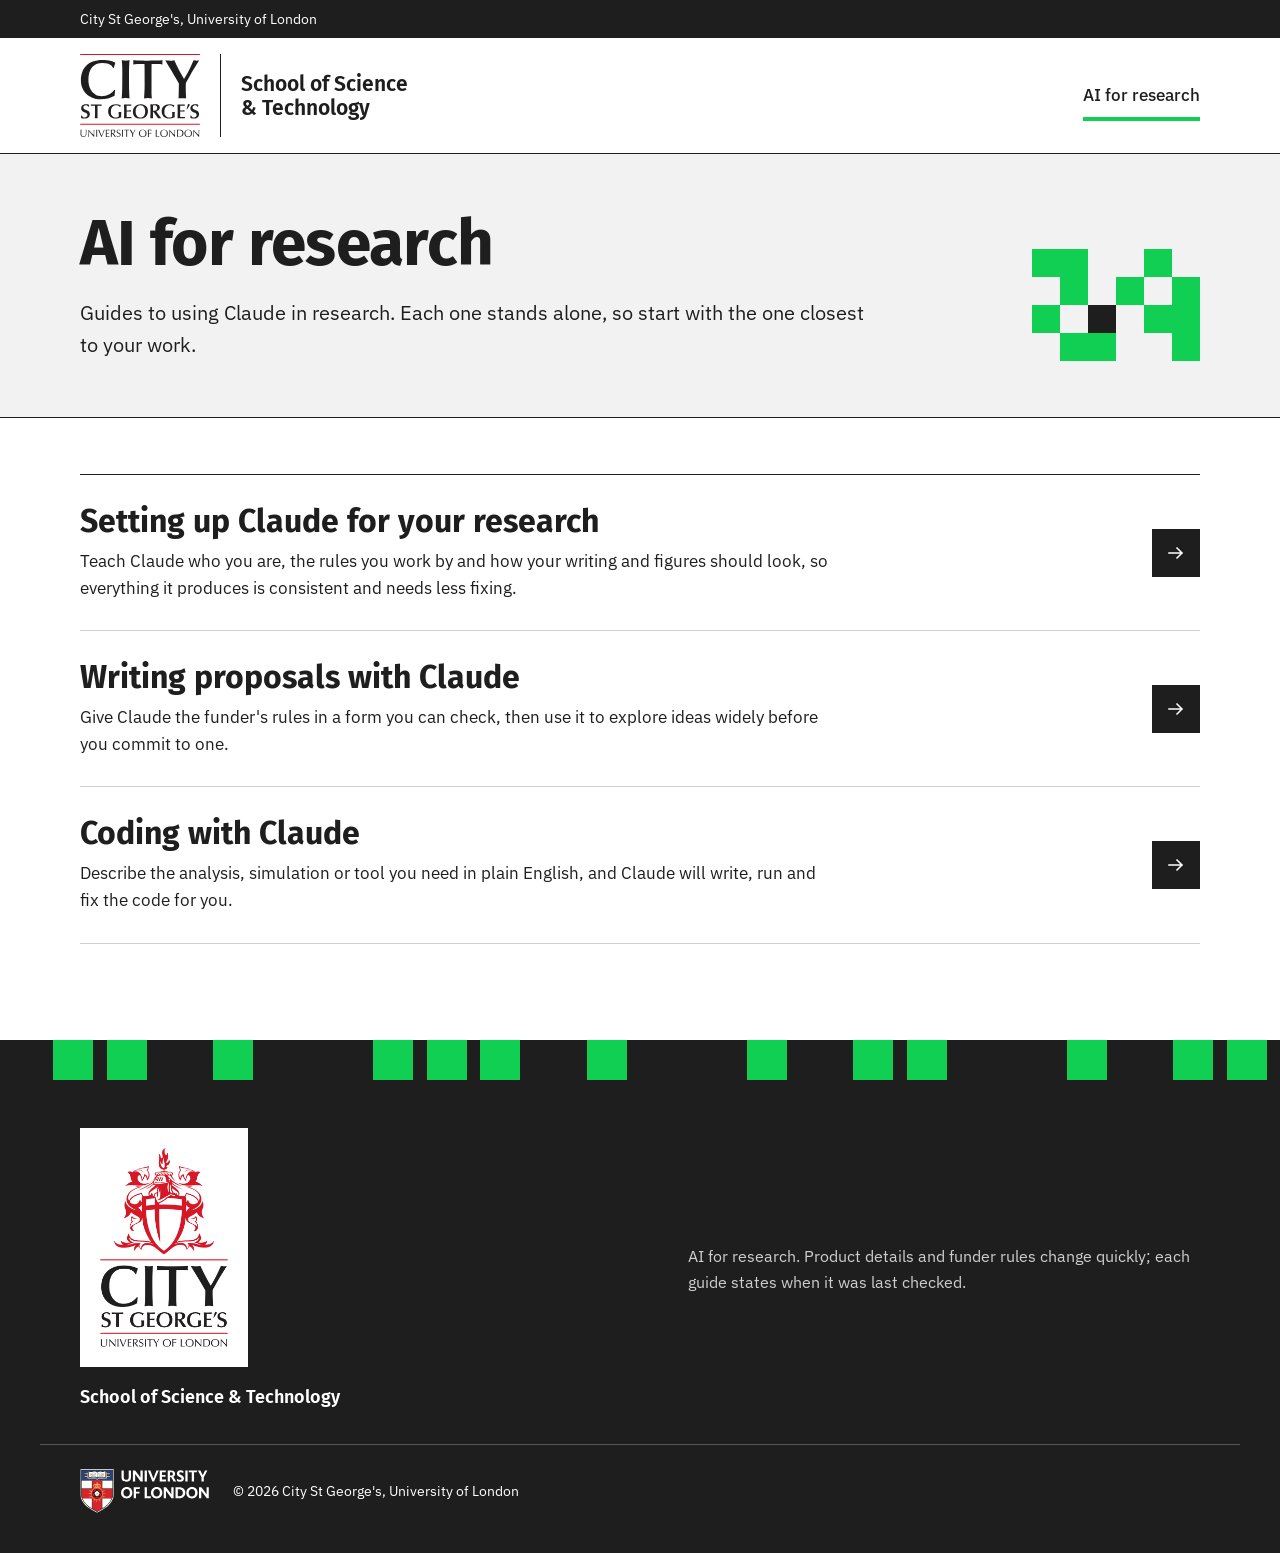
<file: index.html>
<!DOCTYPE html>
<html lang="en-GB">
<head>
<meta charset="utf-8">
<meta name="viewport" content="width=device-width, initial-scale=1">
<title>AI for research</title>
<link rel="stylesheet" href="fonts/fonts.css">
<style>
/* Layout: SST site shell (black utility bar, logo header, square-grid banner, black footer) around a contents rail and a single reading column. One light theme, as on the School site. */
:root {
  color-scheme: light;
  --ink: #1E1E1E;
  --paper: #FFFFFF;
  --green: #10CF53;
  --link: #087A35;
  --link-hover: #05592A;
  --muted: #555555;
  --rule: #D0D0D0;
  --surface: #F2F2F2;
  --font-head: 'Fira Sans', 'Helvetica Neue', Helvetica, Arial, sans-serif;
  --font-body: 'IBM Plex Sans', Arial, sans-serif;
  --font-mono: 'IBM Plex Mono', ui-monospace, Menlo, Consolas, monospace;
  --gutter: clamp(16px, 4vw, 40px);
}
* { box-sizing: border-box; }
body { margin: 0; background: var(--paper); color: var(--ink); font-family: var(--font-body); font-size: 17px; line-height: 1.6; }
a { color: var(--link); text-underline-offset: 2px; }
a:hover { color: var(--link-hover); }
a:focus-visible, button:focus-visible { outline: 3px solid var(--link); outline-offset: 2px; }
.wrap { max-width: 1200px; margin: 0 auto; padding-inline: var(--gutter); }

/* Header */
.utility { background: var(--ink); color: var(--paper); font-size: 14px; }
.utility .wrap { padding-block: 8px; }
.utility a { color: var(--paper); text-decoration: none; }
.masthead { border-bottom: 1px solid var(--ink); }
.masthead .wrap { padding-block: 16px; display: flex; flex-wrap: wrap; gap: 16px 40px; align-items: center; justify-content: space-between; }
.brand { display: flex; align-items: center; gap: 20px; text-decoration: none; color: var(--ink); }
.brand img { width: 120px; height: auto; display: block; }
.brand .divider { width: 1px; align-self: stretch; background: var(--ink); }
.brand .school { font-family: var(--font-head); font-weight: 600; font-size: 21px; line-height: 1.15; }
.masthead .section-name { font-weight: 500; font-size: 17px; padding: 12px 0 8px; border-bottom: 4px solid var(--green); }

/* Banner */
.banner { background: var(--surface); border-bottom: 1px solid var(--ink); }
.banner .wrap { display: grid; grid-template-columns: minmax(0, 1fr) auto; gap: 32px; align-items: end; padding-block: 56px; }
.eyebrow { margin: 0 0 12px; font-size: 14px; font-weight: 600; letter-spacing: 0.08em; text-transform: uppercase; color: var(--muted); }
.banner h1 { margin: 0; font-family: var(--font-head); font-weight: 700; font-size: clamp(40px, 6vw, 64px); line-height: 1.05; letter-spacing: -0.01em; text-wrap: balance; }
.banner .lede { margin: 20px 0 0; max-width: 40em; font-size: 20px; }
.banner .meta { margin: 16px 0 0; font-size: 15px; color: var(--muted); }
.squares { display: grid; grid-template-columns: repeat(6, 28px); grid-auto-rows: 28px; }
.squares span { background: transparent; }
.squares span.on { background: var(--green); }
.squares span.ink { background: var(--ink); }

/* Footer */
footer { background: var(--ink); color: var(--paper); font-size: 16px; }
footer a { color: var(--paper); }
.strip { display: grid; grid-template-columns: repeat(24, minmax(0, 1fr)); }
.strip span { aspect-ratio: 1 / 1; max-height: 40px; }
.strip span.on { background: var(--green); }
footer .top { display: flex; flex-wrap: wrap; gap: 40px; align-items: center; justify-content: space-between; padding-block: 48px 32px; }
footer .logo-box { display: block; width: 168px; background: var(--paper); padding: 16px; }
footer .logo-box img { width: 100%; height: auto; display: block; }
footer .school { margin: 16px 0 0; font-family: var(--font-head); font-weight: 600; font-size: 18px; }
footer .note { max-width: 32em; margin: 0; color: #CFCFCF; }
footer .bottom { display: flex; flex-wrap: wrap; gap: 16px 24px; align-items: center; padding-block: 24px 40px; border-top: 1px solid var(--muted); font-size: 14px; }
footer .bottom img { height: 44px; width: auto; display: block; }


/* Front page: one list of guides */
img { max-width: 100%; }
.guides { list-style: none; margin: 0; padding: 56px 0 96px; }
.guides li { border-bottom: 1px solid var(--rule); }
.guides li:first-child { border-top: 1px solid var(--ink); }
.guides a { display: grid; grid-template-columns: minmax(0, 1fr) auto; gap: 24px; align-items: center; padding: 28px 0; color: var(--ink); text-decoration: none; }
.guides .text { display: flex; flex-direction: column; gap: 8px; max-width: 44em; }
.guides strong { font-family: var(--font-head); font-weight: 700; font-size: clamp(24px, 3vw, 32px); line-height: 1.15; text-wrap: balance; }
.guides .go { width: 48px; height: 48px; padding: 12px; background: var(--ink); color: var(--paper); fill: none; stroke: currentColor; stroke-width: 1.5; stroke-linecap: square; }
.guides a:hover .go, .guides a:focus-visible .go { background: var(--green); color: var(--ink); }
.guides a:hover strong { text-decoration: underline; text-underline-offset: 4px; }
@media (max-width: 720px) {
  .banner .wrap { grid-template-columns: 1fr; padding-block: 40px; }
  .squares { display: none; }
  .guides { padding: 32px 0 64px; }
  body { font-size: 16px; }
}
</style>
</head>
<body>
<header>
  <div class="utility"><div class="wrap"><a href="https://www.citystgeorges.ac.uk">City St George's, University of London</a></div></div>
  <div class="masthead"><div class="wrap">
    <div class="brand">
      <img src="[data-uri]" alt="City St George's, University of London">
      <span class="divider" aria-hidden="true"></span>
      <span class="school">School of Science<br>&amp; Technology</span>
    </div>
    <span class="section-name">AI for research</span>
  </div></div>
</header>

<div class="banner">
  <div class="wrap">
    <div>
      <h1>AI for research</h1>
      <p class="lede">Guides to using Claude in research. Each one stands alone, so start with the one closest to your work.</p>
    </div>
    <div class="squares" aria-hidden="true">
      <span class="on"></span><span class="on"></span><span></span><span></span><span class="on"></span><span></span>
      <span></span><span class="on"></span><span></span><span class="on"></span><span></span><span class="on"></span>
      <span class="on"></span><span></span><span class="ink"></span><span></span><span class="on"></span><span class="on"></span>
      <span></span><span class="on"></span><span class="on"></span><span></span><span></span><span class="on"></span>
    </div>
  </div>
</div>

<main class="wrap">
  <nav aria-label="Guides">
    <ul class="guides">
      <li><a href="setup/"><span class="text"><strong>Setting up Claude for your research</strong><span>Teach Claude who you are, the rules you work by and how your writing and figures should look, so everything it produces is consistent and needs less fixing.</span></span><svg class="go" viewBox="0 0 24 24" aria-hidden="true"><path d="M5 12h13 M13 7l5 5-5 5"/></svg></a></li>
      <li><a href="proposals/"><span class="text"><strong>Writing proposals with Claude</strong><span>Give Claude the funder's rules in a form you can check, then use it to explore ideas widely before you commit to one.</span></span><svg class="go" viewBox="0 0 24 24" aria-hidden="true"><path d="M5 12h13 M13 7l5 5-5 5"/></svg></a></li>
      <li><a href="coding/"><span class="text"><strong>Coding with Claude</strong><span>Describe the analysis, simulation or tool you need in plain English, and Claude will write, run and fix the code for you.</span></span><svg class="go" viewBox="0 0 24 24" aria-hidden="true"><path d="M5 12h13 M13 7l5 5-5 5"/></svg></a></li>
    </ul>
  </nav>
</main>

<footer>
  <div class="strip" aria-hidden="true">
    <span></span><span class="on"></span><span class="on"></span><span></span><span class="on"></span><span></span><span></span><span class="on"></span><span class="on"></span><span class="on"></span><span></span><span class="on"></span><span></span><span></span><span class="on"></span><span></span><span class="on"></span><span class="on"></span><span></span><span></span><span class="on"></span><span></span><span class="on"></span><span class="on"></span>
  </div>
  <div class="wrap top">
    <div>
      <span class="logo-box"><img src="[data-uri]" alt="City St George's, University of London"></span>
      <p class="school">School of Science &amp; Technology</p>
    </div>
    <p class="note">AI for research. Product details and funder rules change quickly; each guide states when it was last checked.</p>
  </div>
  <div class="wrap bottom">
    <img src="[data-uri]" alt="A member institution of the University of London">
    <span>© 2026 City St George's, University of London</span>
  </div>
</footer>
</body>
</html>
</file>
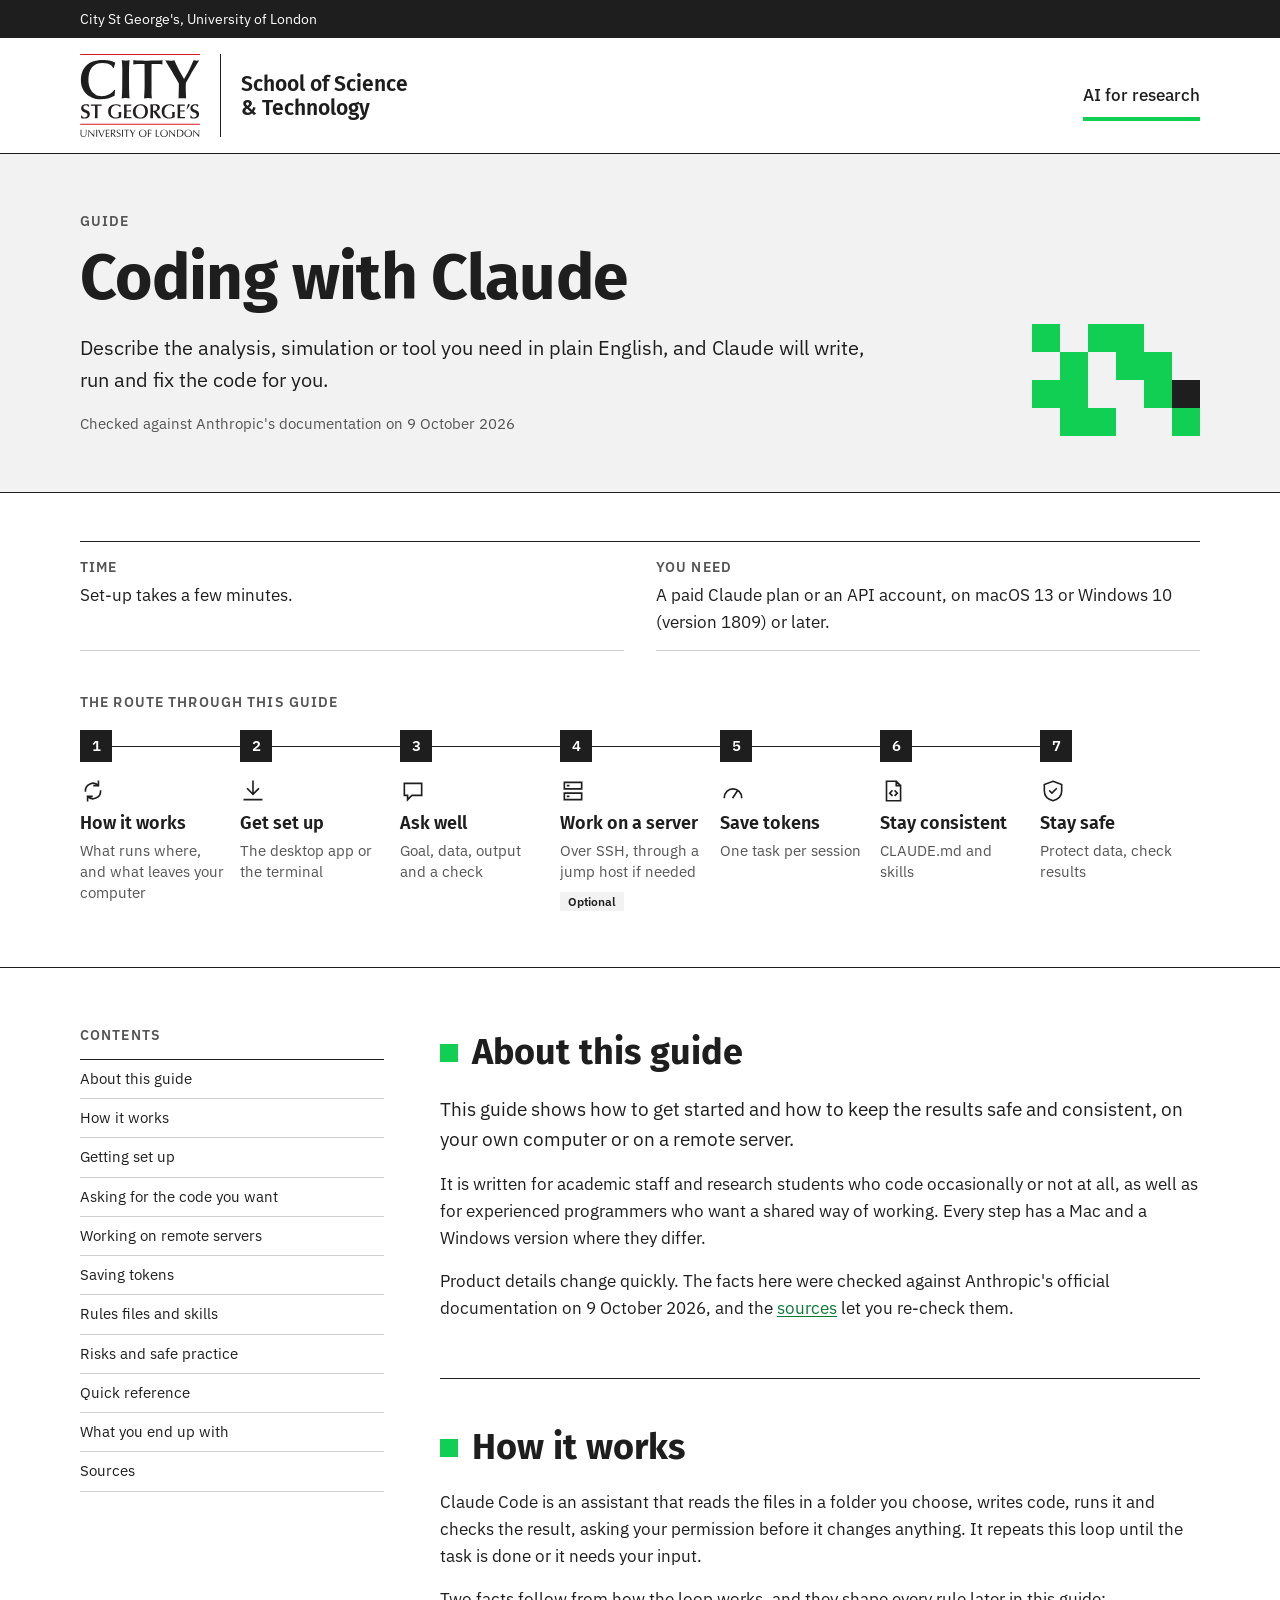
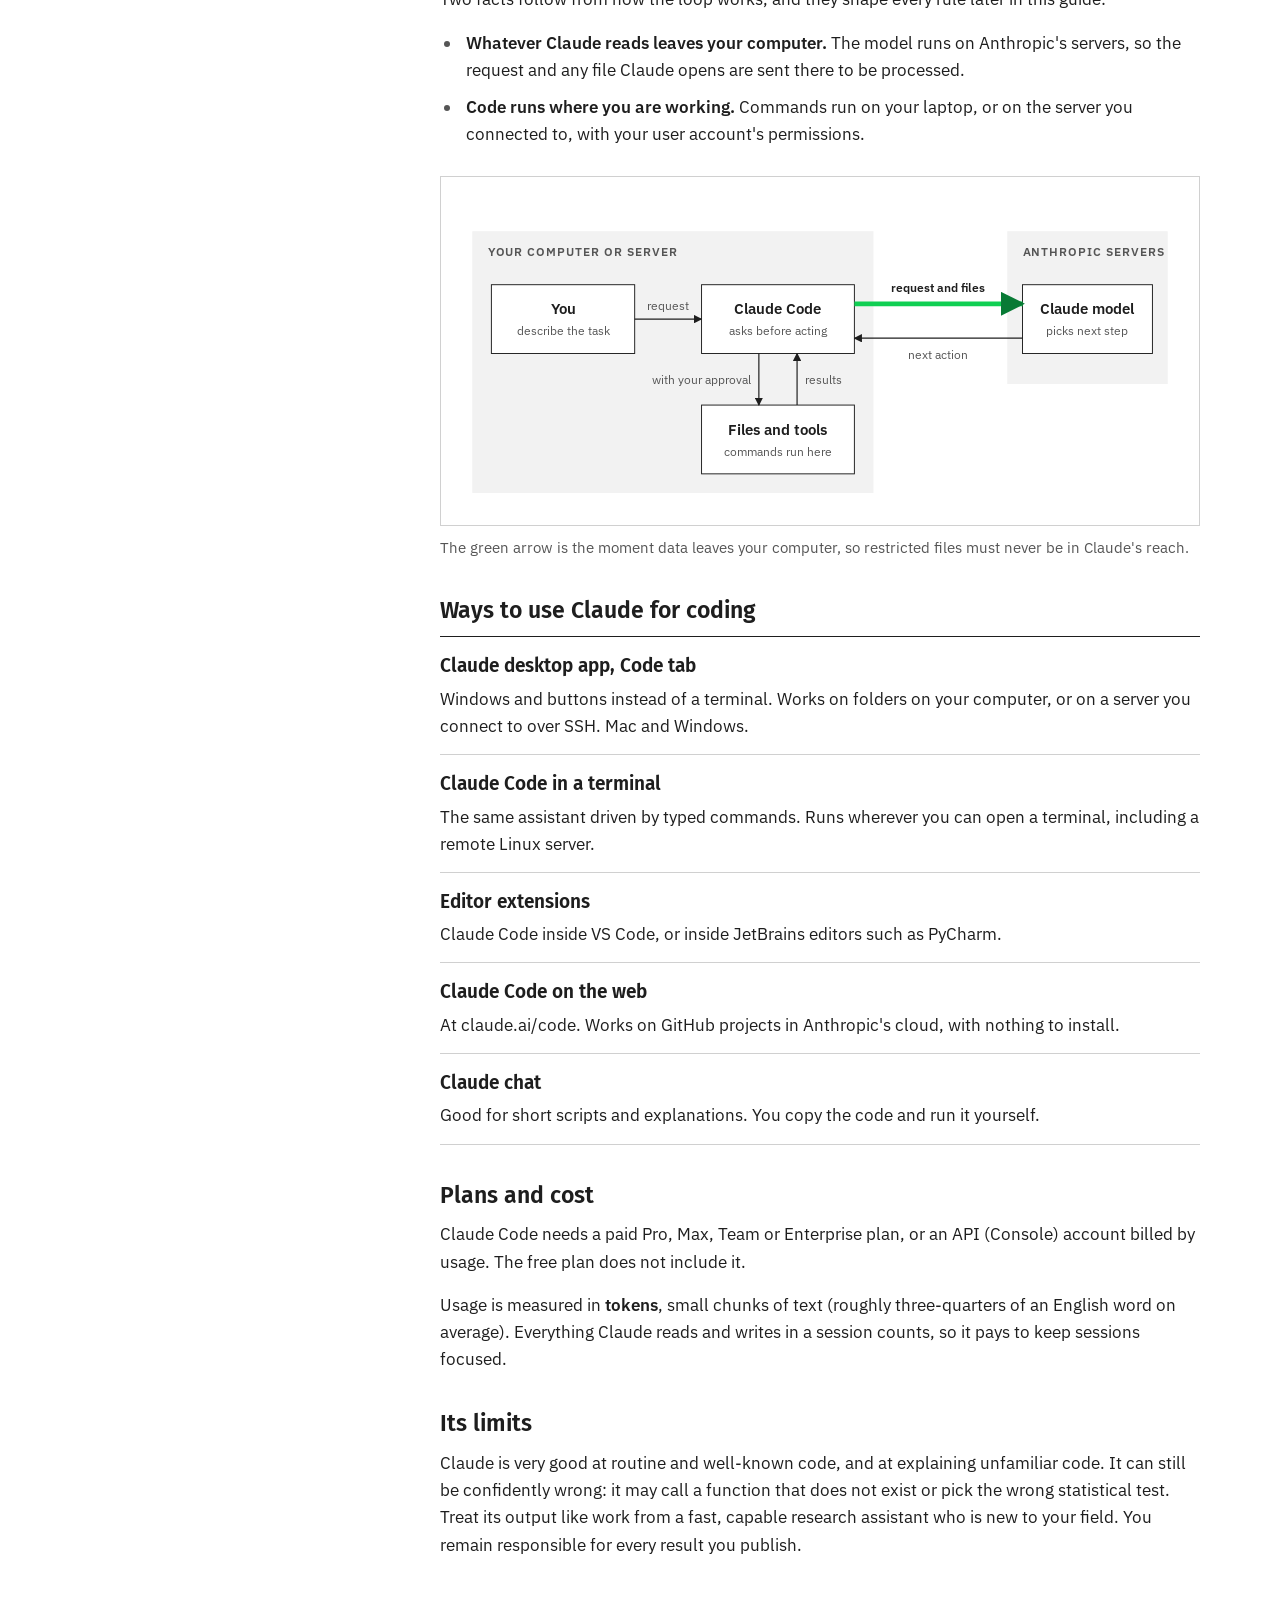
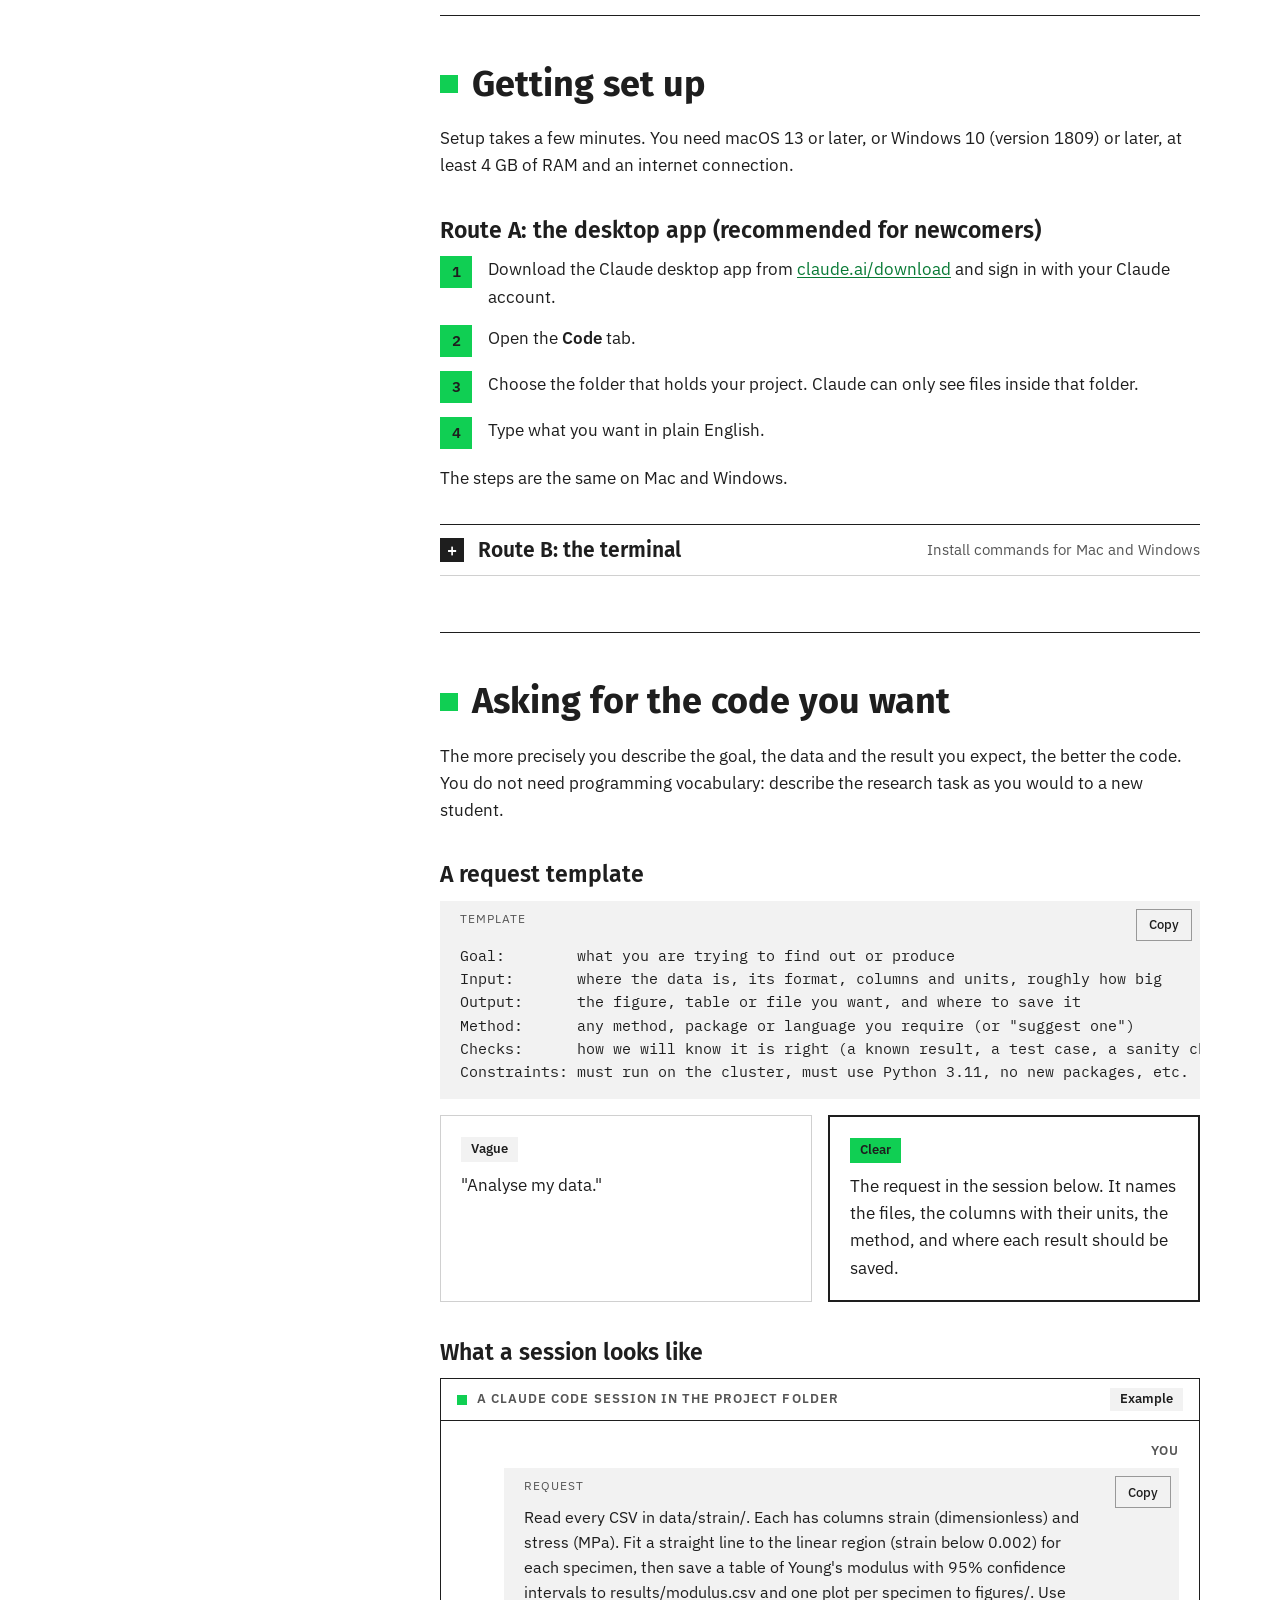
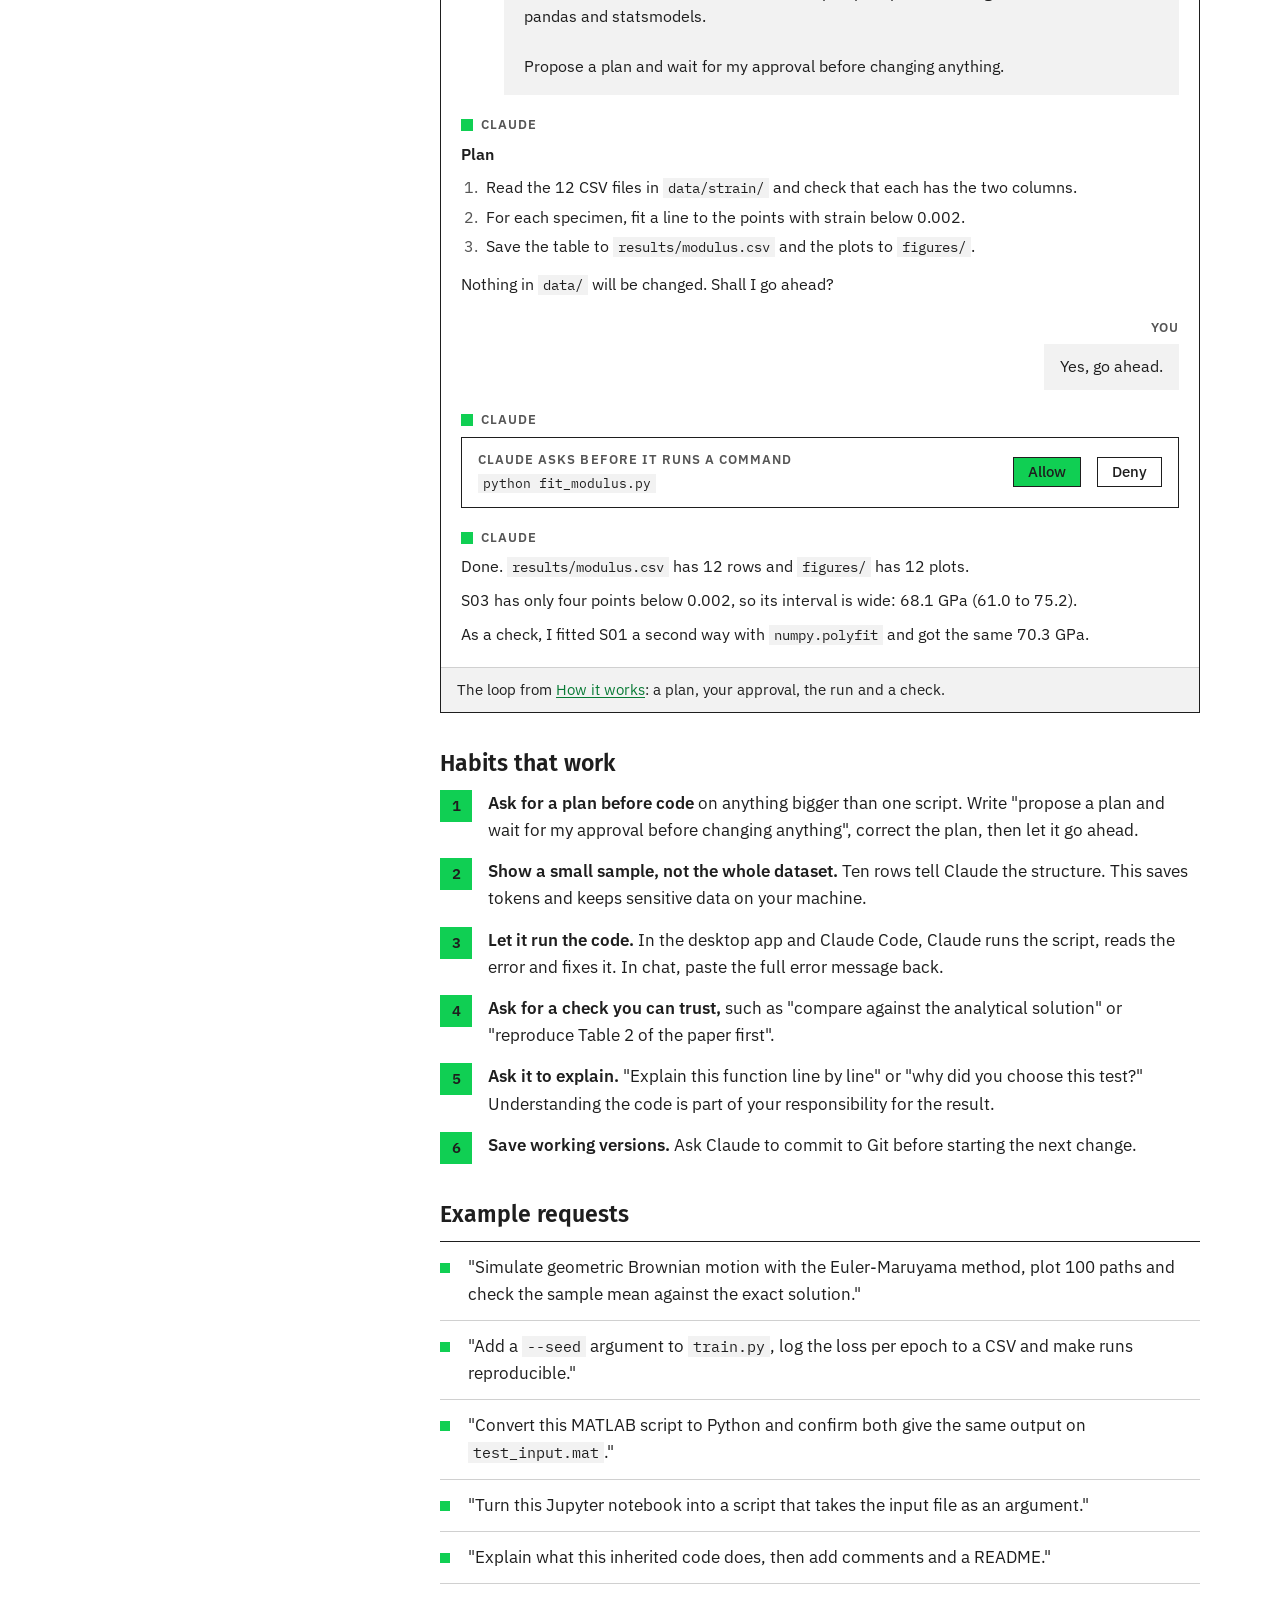
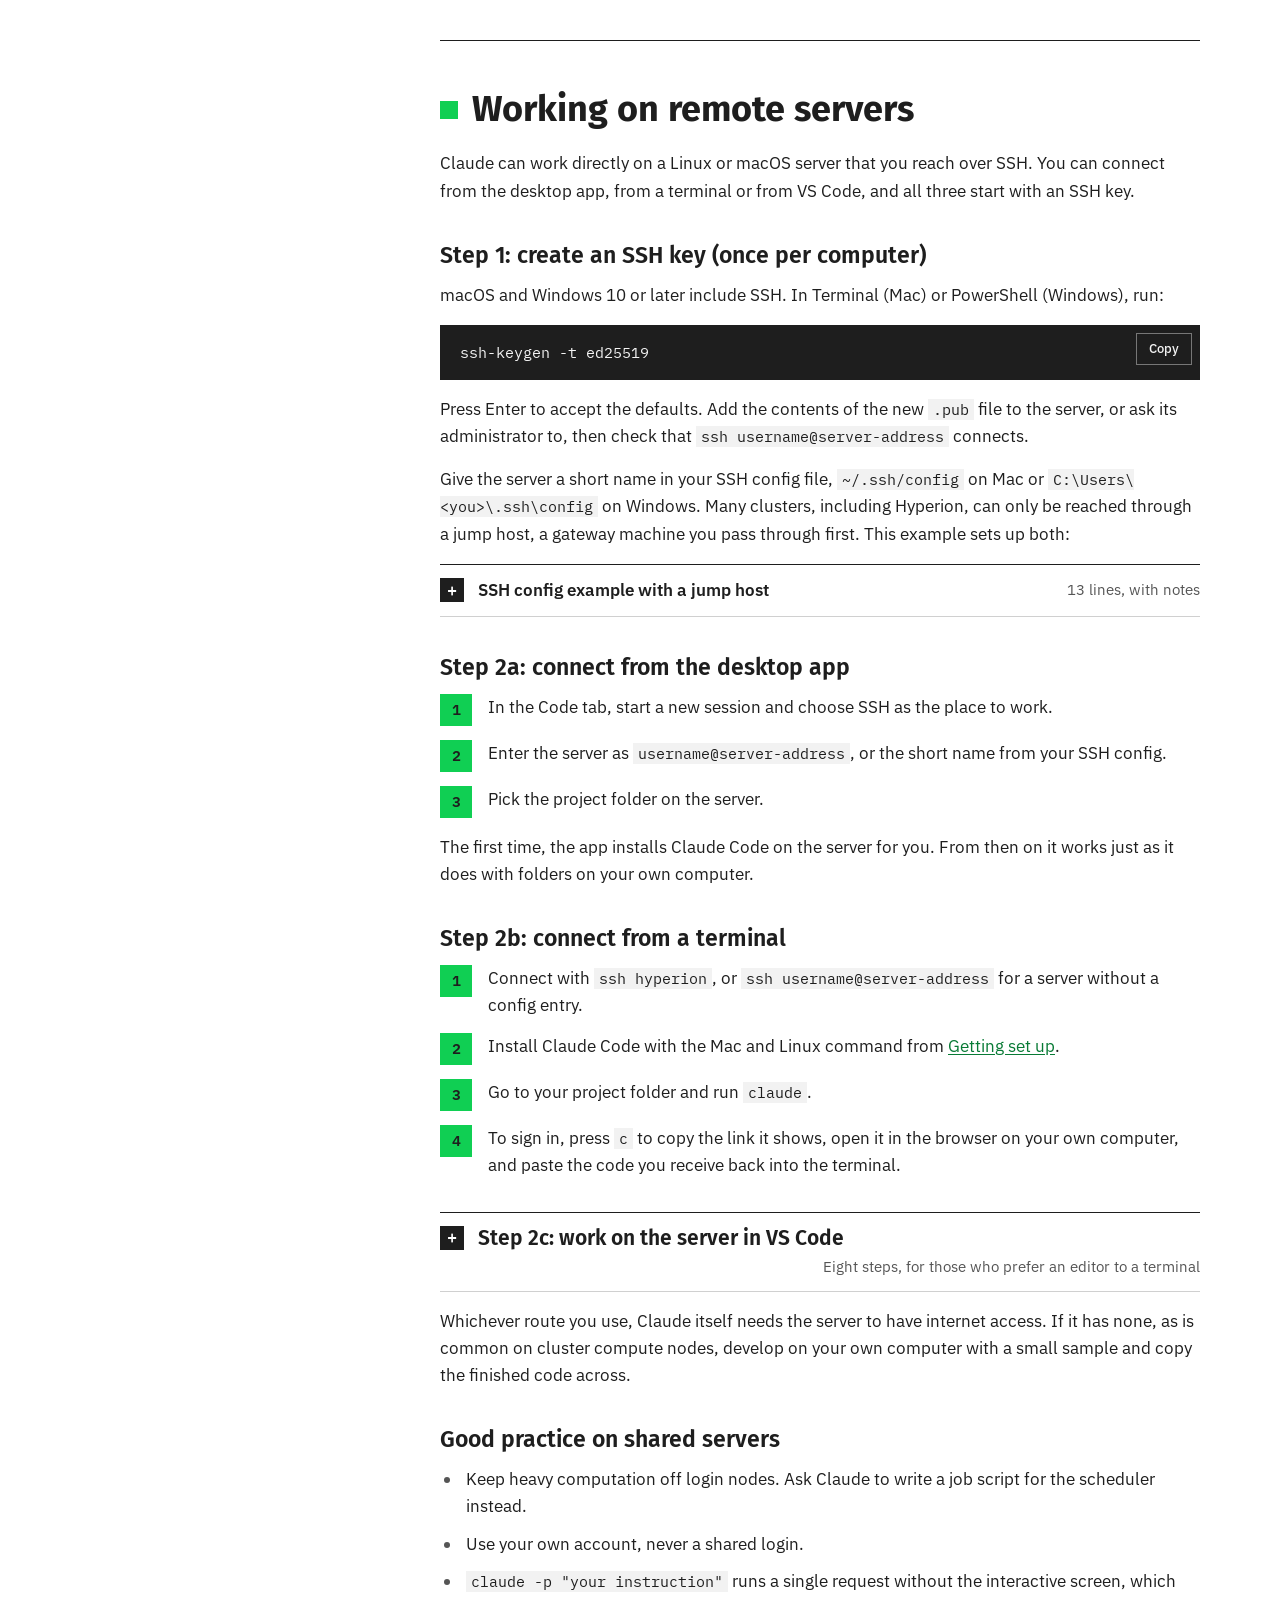
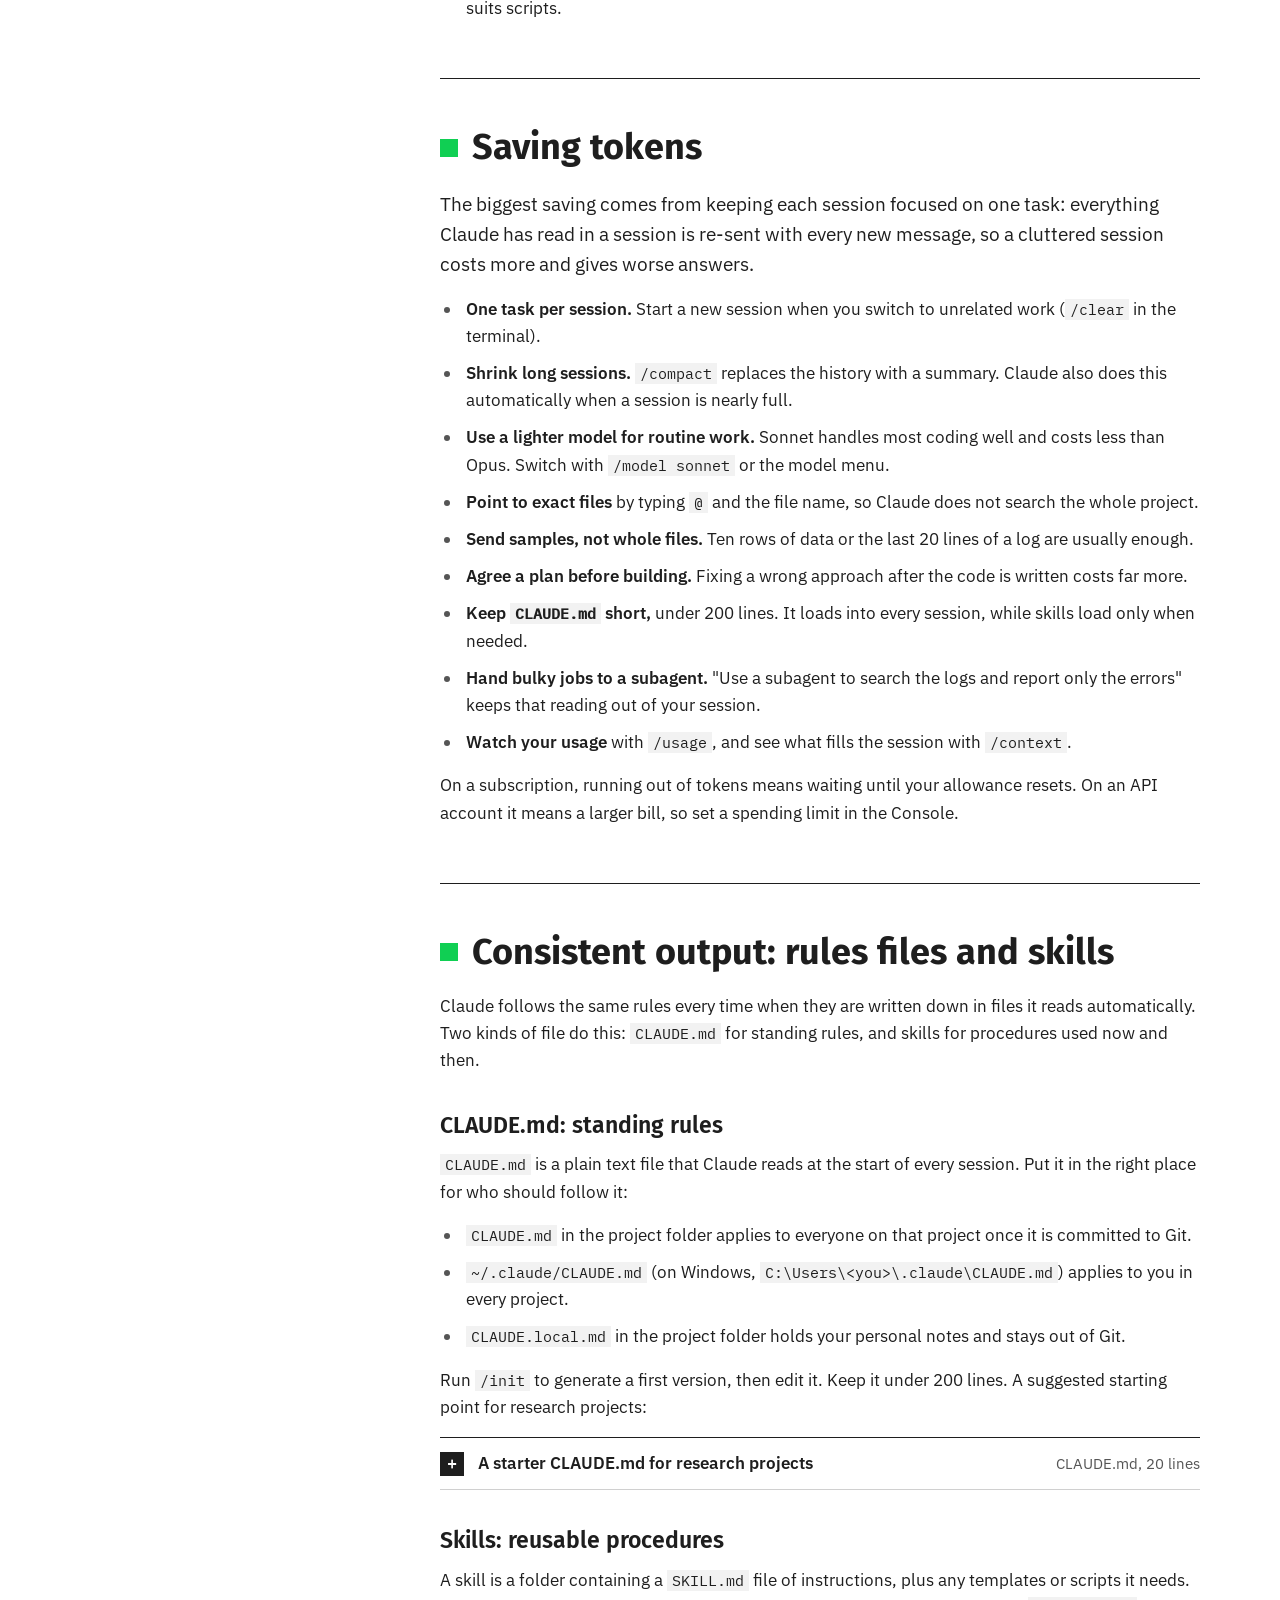
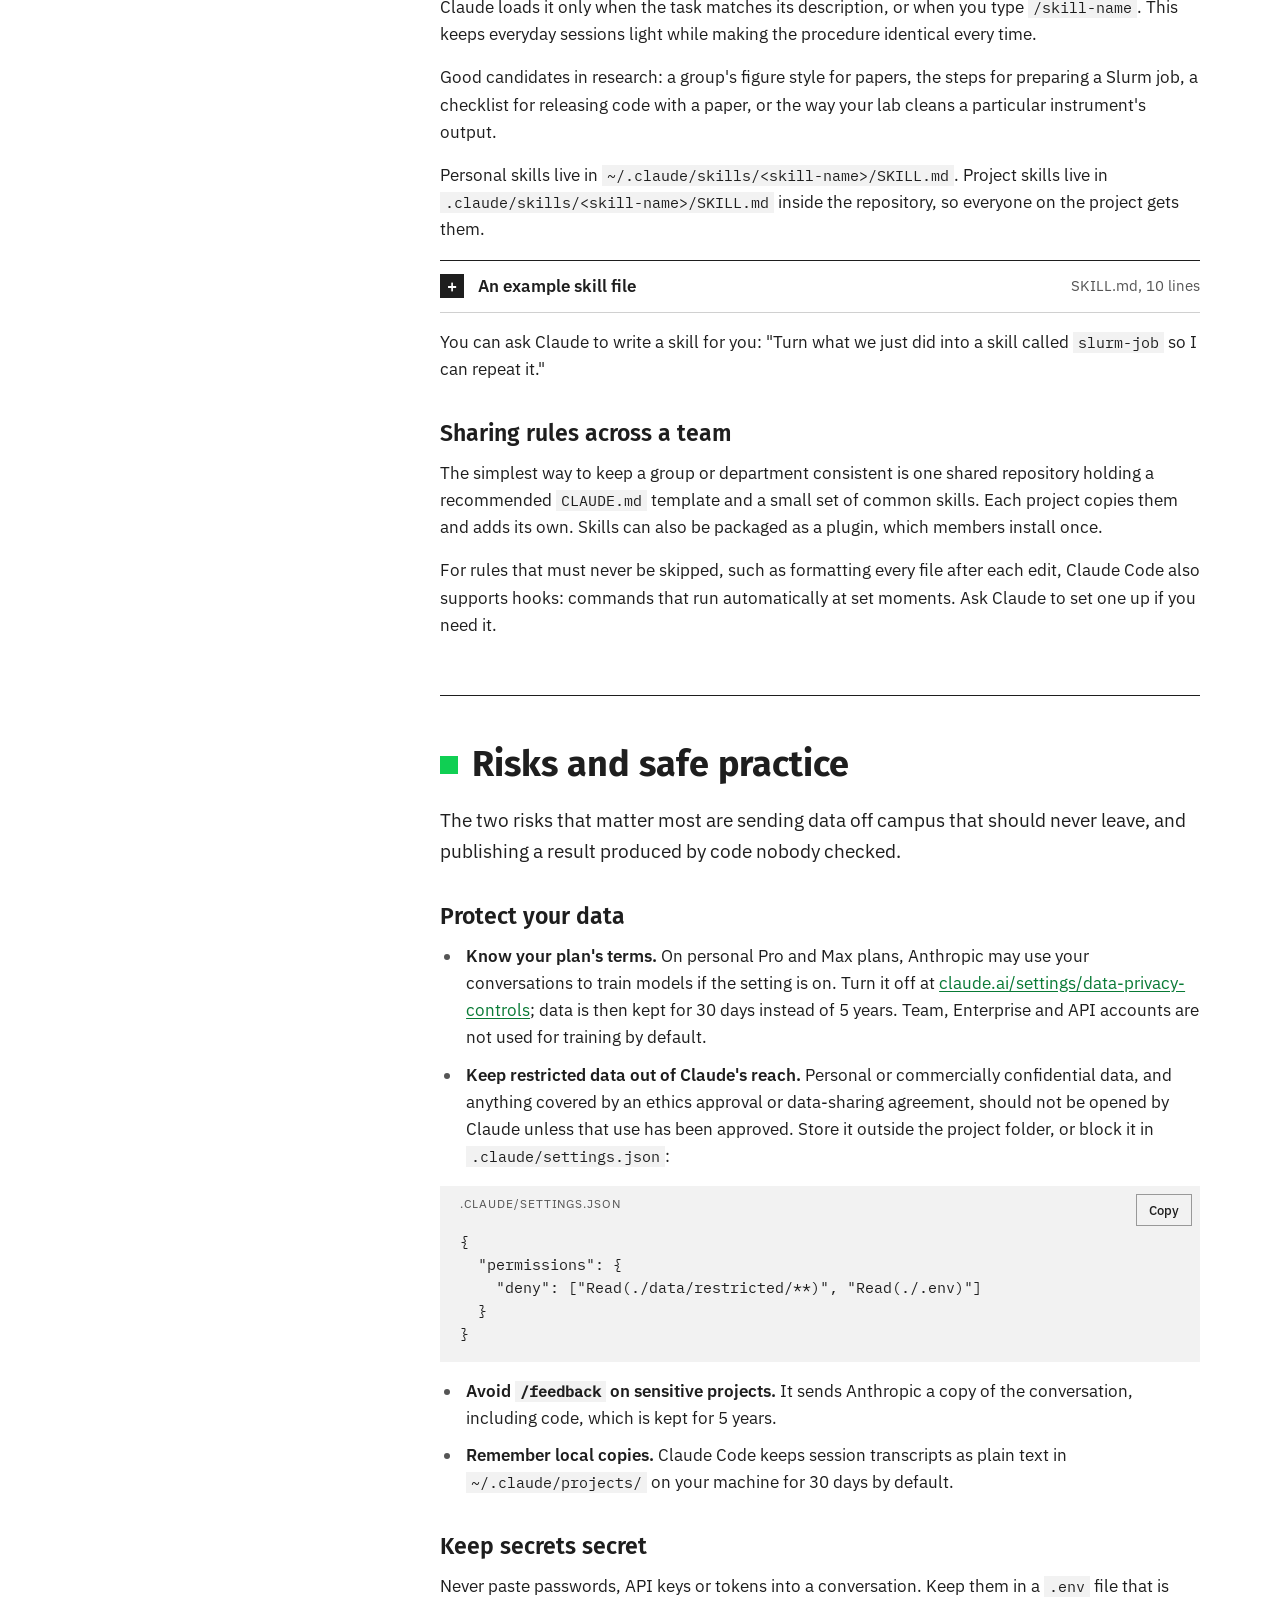
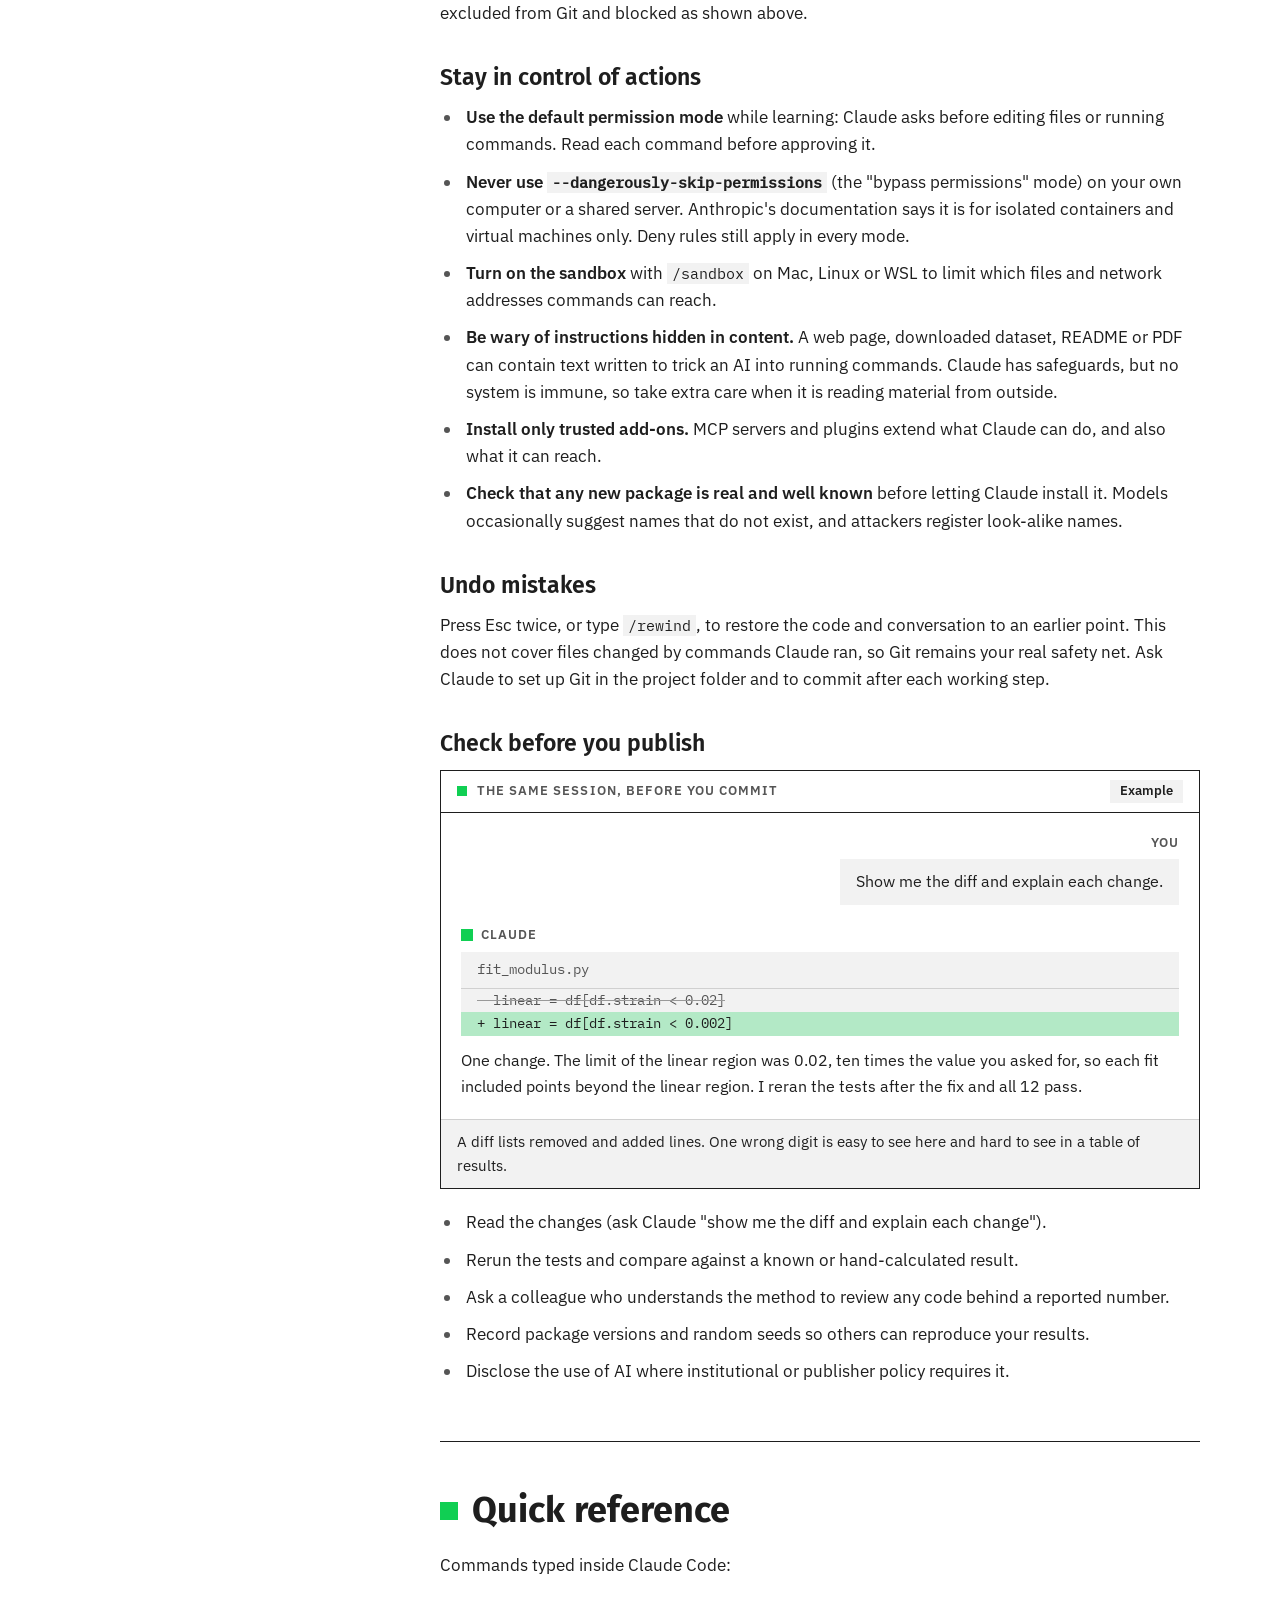
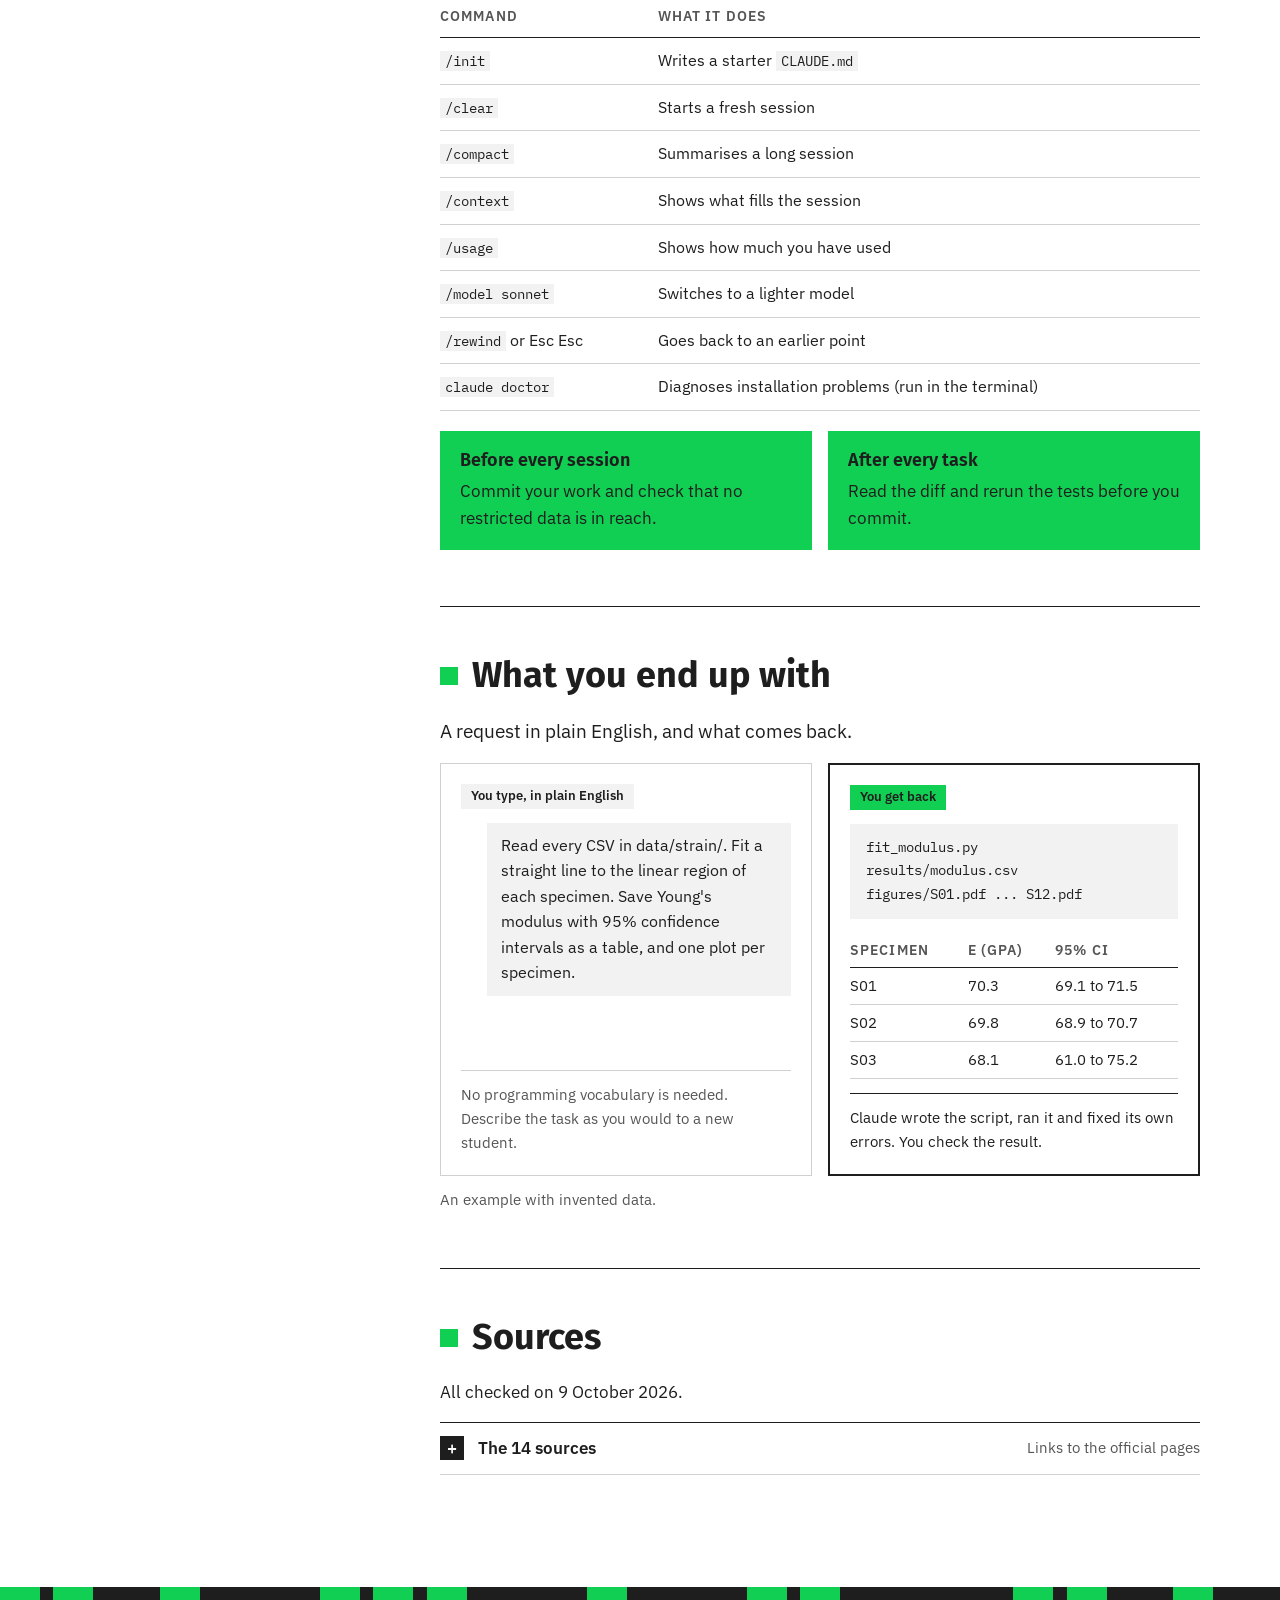
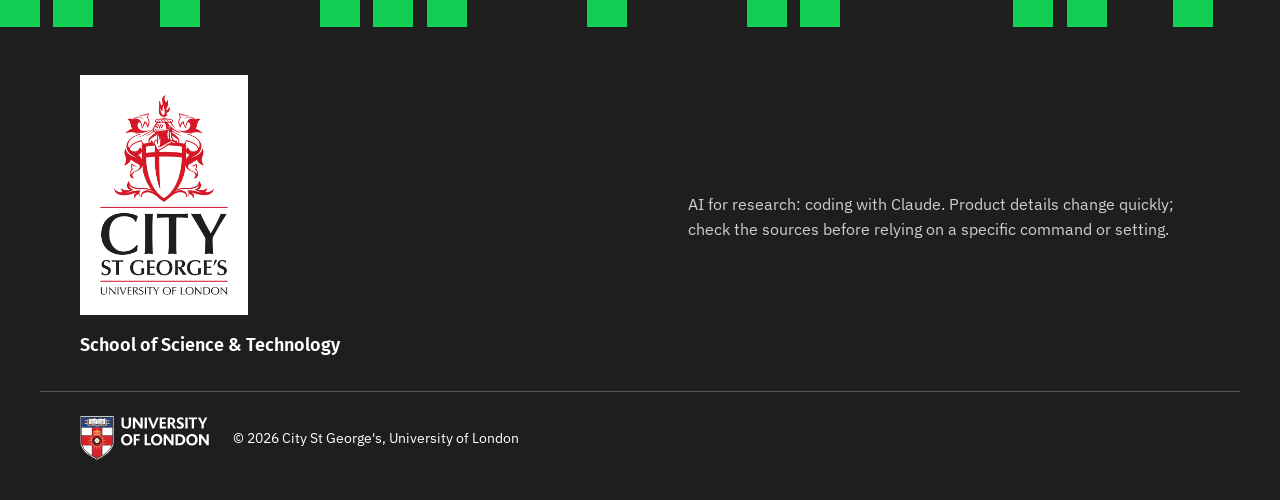
<file: coding/index.html>
<!DOCTYPE html>
<html lang="en-GB">
<head>
<meta charset="utf-8">
<meta name="viewport" content="width=device-width, initial-scale=1">
<title>Coding with Claude</title>
<link rel="stylesheet" href="../fonts/fonts.css">
<style>
/* Layout: SST site shell (black utility bar, logo header, square-grid banner, black footer) around a contents rail and a single reading column. One light theme, as on the School site. */
:root {
  color-scheme: light;
  --ink: #1E1E1E;
  --paper: #FFFFFF;
  --green: #10CF53;
  --link: #087A35;
  --link-hover: #05592A;
  --muted: #555555;
  --rule: #D0D0D0;
  --surface: #F2F2F2;
  --font-head: 'Fira Sans', 'Helvetica Neue', Helvetica, Arial, sans-serif;
  --font-body: 'IBM Plex Sans', Arial, sans-serif;
  --font-mono: 'IBM Plex Mono', ui-monospace, Menlo, Consolas, monospace;
  --gutter: clamp(16px, 4vw, 40px);
}
* { box-sizing: border-box; }
body { margin: 0; background: var(--paper); color: var(--ink); font-family: var(--font-body); font-size: 17px; line-height: 1.6; }
a { color: var(--link); text-underline-offset: 2px; }
a:hover { color: var(--link-hover); }
a:focus-visible, button:focus-visible { outline: 3px solid var(--link); outline-offset: 2px; }
.wrap { max-width: 1200px; margin: 0 auto; padding-inline: var(--gutter); }

/* Header */
.utility { background: var(--ink); color: var(--paper); font-size: 14px; }
.utility .wrap { padding-block: 8px; }
.utility a { color: var(--paper); text-decoration: none; }
.masthead { border-bottom: 1px solid var(--ink); }
.masthead .wrap { padding-block: 16px; display: flex; flex-wrap: wrap; gap: 16px 40px; align-items: center; justify-content: space-between; }
.brand { display: flex; align-items: center; gap: 20px; text-decoration: none; color: var(--ink); }
.brand img { width: 120px; height: auto; display: block; }
.brand .divider { width: 1px; align-self: stretch; background: var(--ink); }
.brand .school { font-family: var(--font-head); font-weight: 600; font-size: 21px; line-height: 1.15; }
.masthead .section-name { font-weight: 500; font-size: 17px; padding: 12px 0 8px; border-bottom: 4px solid var(--green); }

/* Banner */
.banner { background: var(--surface); border-bottom: 1px solid var(--ink); }
.banner .wrap { display: grid; grid-template-columns: minmax(0, 1fr) auto; gap: 32px; align-items: end; padding-block: 56px; }
.eyebrow { margin: 0 0 12px; font-size: 14px; font-weight: 600; letter-spacing: 0.08em; text-transform: uppercase; color: var(--muted); }
.banner h1 { margin: 0; font-family: var(--font-head); font-weight: 700; font-size: clamp(40px, 6vw, 64px); line-height: 1.05; letter-spacing: -0.01em; text-wrap: balance; }
.banner .lede { margin: 20px 0 0; max-width: 40em; font-size: 20px; }
.banner .meta { margin: 16px 0 0; font-size: 15px; color: var(--muted); }
.squares { display: grid; grid-template-columns: repeat(6, 28px); grid-auto-rows: 28px; }
.squares span { background: transparent; }
.squares span.on { background: var(--green); }
.squares span.ink { background: var(--ink); }

/* Body grid */
.layout { display: flex; flex-wrap: wrap; gap: 56px; padding-block: 56px 96px; }
.toc { flex: 1 1 220px; min-width: 0; }
.toc nav { position: sticky; top: calc(env(safe-area-inset-top, 0px) + 24px); }
.toc h2 { margin: 0 0 12px; font-size: 14px; font-weight: 600; letter-spacing: 0.08em; text-transform: uppercase; color: var(--muted); }
.toc ol { list-style: none; margin: 0; padding: 0; border-top: 1px solid var(--ink); }
.toc li { border-bottom: 1px solid var(--rule); }
.toc a { display: block; padding: 9px 0; color: var(--ink); text-decoration: none; font-size: 15px; line-height: 1.35; }
.toc a:hover { color: var(--link); }
article { flex: 999 1 560px; min-width: 0; max-width: 760px; }

/* Article type */
article section { padding-top: 8px; }
article section + section { margin-top: 56px; padding-top: 48px; border-top: 1px solid var(--ink); }
article h2 { margin: 0 0 20px; font-family: var(--font-head); font-weight: 700; font-size: clamp(28px, 3.4vw, 36px); line-height: 1.15; text-wrap: balance; display: flex; align-items: center; gap: 14px; }
article h2::before { content: ""; flex: none; width: 18px; height: 18px; background: var(--green); }
article h3 { margin: 36px 0 12px; font-family: var(--font-head); font-weight: 600; font-size: 23px; line-height: 1.25; text-wrap: balance; }
article p { margin: 0 0 16px; }
article ul, article ol { margin: 0 0 16px; padding-left: 1.3em; display: flex; flex-direction: column; gap: 10px; }
article li { padding-left: 4px; }
article li::marker { color: var(--muted); }
article strong { font-weight: 600; }
.lead { font-size: 19px; }
code { font-family: var(--font-mono); font-size: 0.86em; background: var(--surface); padding: 1px 5px; }

/* Numbered steps: square counters */
ol.steps { list-style: none; padding: 0; counter-reset: step; gap: 14px; }
ol.steps > li { counter-increment: step; position: relative; padding-left: 48px; min-height: 32px; }
ol.steps > li::before { content: counter(step); position: absolute; left: 0; top: 0; width: 32px; height: 32px; background: var(--green); color: var(--ink); font-weight: 600; font-size: 15px; display: flex; align-items: center; justify-content: center; }

/* Ways list */
dl.options { margin: 0 0 16px; border-top: 1px solid var(--ink); }
dl.options div { padding: 14px 0; border-bottom: 1px solid var(--rule); }
dl.options dt { font-family: var(--font-head); font-weight: 600; font-size: 19px; }
dl.options dd { margin: 4px 0 0; }

/* Platform blocks */
.platform { margin: 24px 0; }
.platform h4 { margin: 0 0 8px; font-size: 14px; font-weight: 600; letter-spacing: 0.08em; text-transform: uppercase; }
.platform h4 span { background: var(--green); padding: 2px 8px; }

/* Code blocks */
.code { position: relative; margin: 0 0 16px; background: var(--ink); color: #F4F4F4; }
.code pre { margin: 0; padding: 16px 20px; padding-right: 88px; overflow-x: auto; font-family: var(--font-mono); font-size: 14.5px; line-height: 1.6; }
.code pre code { background: none; padding: 0; font-size: inherit; color: inherit; }
.code .copy { position: absolute; top: 8px; right: 8px; min-height: 32px; padding: 4px 12px; border: 1px solid #777; background: transparent; color: #F4F4F4; font: 500 13px var(--font-body); cursor: pointer; }
.code .copy:hover { border-color: var(--green); color: var(--green); }
.code .label { display: block; padding: 8px 20px 0; font-size: 12px; letter-spacing: 0.08em; text-transform: uppercase; color: #A8A8A8; }
.code.light { background: var(--surface); color: var(--ink); border-left: 0; }
.code.light .copy { border-color: #999; color: var(--ink); }
.code.light .copy:hover { border-color: var(--link); color: var(--link); }
.code.light .label { color: var(--muted); }

/* Example prompt pair */
.compare { display: grid; grid-template-columns: repeat(auto-fit, minmax(240px, 1fr)); gap: 16px; margin: 0 0 16px; }
.compare div { padding: 18px 20px; border: 1px solid var(--rule); }
.compare div.good { border: 2px solid var(--ink); }
.compare .tag { display: inline-block; font-size: 13px; font-weight: 600; padding: 2px 10px; margin-bottom: 10px; background: var(--surface); }
.compare .good .tag { background: var(--green); }
.compare p { margin: 0; }

/* Quote list */
ul.prompts { list-style: none; padding: 0; gap: 0; border-top: 1px solid var(--ink); }
ul.prompts li { padding: 12px 0 12px 28px; border-bottom: 1px solid var(--rule); position: relative; }
ul.prompts li::before { content: ""; position: absolute; left: 0; top: 21px; width: 10px; height: 10px; background: var(--green); }

/* Figure */
figure { margin: 28px 0; }
.figure-box { overflow-x: auto; border: 1px solid var(--rule); padding: 16px; }
.figure-box svg { display: block; width: 100%; min-width: 560px; height: auto; }
figcaption { margin-top: 10px; font-size: 15px; color: var(--muted); }

/* Quick reference */
.table-box { overflow-x: auto; margin: 0 0 20px; }
table { border-collapse: collapse; width: 100%; font-size: 16px; }
th, td { text-align: left; vertical-align: top; padding: 10px 16px 10px 0; border-bottom: 1px solid var(--rule); }
th { font-size: 14px; font-weight: 600; letter-spacing: 0.08em; text-transform: uppercase; color: var(--muted); border-bottom: 1px solid var(--ink); }
td:first-child { white-space: nowrap; }
.rule-pair { display: grid; grid-template-columns: repeat(auto-fit, minmax(240px, 1fr)); gap: 16px; }
.rule-pair div { background: var(--green); padding: 18px 20px; }
.rule-pair h3 { margin: 0 0 6px; font-size: 18px; }
.rule-pair p { margin: 0; }

.sources li { font-size: 16px; }

/* VS Code walkthrough */
.sub { margin: 0 0 8px; padding: 20px 0 4px; border-top: 1px solid var(--rule); }
.sub h4 { margin: 0 0 12px; font-family: var(--font-head); font-weight: 600; font-size: 19px; line-height: 1.3; display: flex; align-items: center; gap: 12px; }
.sub h4 span { flex: none; width: 28px; height: 28px; background: var(--ink); color: var(--paper); font-family: var(--font-body); font-size: 14px; display: flex; align-items: center; justify-content: center; }
.note-box { background: var(--surface); padding: 14px 18px; border-left: 6px solid var(--green); }
kbd { font-family: var(--font-mono); font-size: 0.8em; padding: 1px 6px; border: 1px solid #B8B8B8; border-bottom-width: 2px; background: var(--paper); white-space: nowrap; }
h4.mini { margin: 28px 0 10px; font-size: 14px; font-weight: 600; letter-spacing: 0.08em; text-transform: uppercase; color: var(--muted); }
ul.keys { list-style: none; padding: 0; gap: 0; border-top: 1px solid var(--ink); margin-bottom: 24px; }
ul.keys li { display: flex; flex-wrap: wrap; justify-content: space-between; gap: 4px 16px; padding: 10px 0; border-bottom: 1px solid var(--rule); font-size: 16px; }

/* Footer */
footer { background: var(--ink); color: var(--paper); font-size: 16px; }
footer a { color: var(--paper); }
.strip { display: grid; grid-template-columns: repeat(24, minmax(0, 1fr)); }
.strip span { aspect-ratio: 1 / 1; max-height: 40px; }
.strip span.on { background: var(--green); }
footer .top { display: flex; flex-wrap: wrap; gap: 40px; align-items: center; justify-content: space-between; padding-block: 48px 32px; }
footer .logo-box { display: block; width: 168px; background: var(--paper); padding: 16px; }
footer .logo-box img { width: 100%; height: auto; display: block; }
footer .school { margin: 16px 0 0; font-family: var(--font-head); font-weight: 600; font-size: 18px; }
footer .note { max-width: 32em; margin: 0; color: #CFCFCF; }
footer .bottom { display: flex; flex-wrap: wrap; gap: 16px 24px; align-items: center; padding-block: 24px 40px; border-top: 1px solid var(--muted); font-size: 14px; }
footer .bottom img { height: 44px; width: auto; display: block; }

@media (max-width: 720px) {
  .banner .wrap { grid-template-columns: 1fr; padding-block: 40px; }
  .squares { display: none; }
  .toc nav { position: static; }
  .layout { padding-block: 32px 64px; gap: 40px; }
  body { font-size: 16px; }
}
@media (prefers-reduced-motion: reduce) { * { scroll-behavior: auto !important; } }
html { scroll-behavior: smooth; }
[id] { scroll-margin-top: 24px; }

/* ---------- Visual edition additions ----------
   Four parts, all built from the same squares, rules and colours as the rest of the page:
   1. .glance   the result panel and route map under the banner
   2. .chat     a drawn chat window holding a prompt and an example reply
   3. .fold     reference material that opens on demand (plain <details>, no script needed)
   4. .route    the numbered route, each step a link to its section */
img { max-width: 100%; }

.glance { border-bottom: 1px solid var(--ink); }
.glance .wrap { padding-block: 48px 56px; display: flex; flex-direction: column; gap: 40px; }
.glance h2 { margin: 0 0 16px; font-family: var(--font-body); font-size: 14px; font-weight: 600; letter-spacing: 0.08em; text-transform: uppercase; color: var(--muted); }
.result-pair { display: grid; grid-template-columns: repeat(auto-fit, minmax(280px, 1fr)); gap: 16px; }
.result-card { min-width: 0; border: 1px solid var(--rule); padding: 20px; display: flex; flex-direction: column; gap: 14px; }
.result-card.good { border: 2px solid var(--ink); }
.result-card .tag { align-self: flex-start; font-size: 13px; font-weight: 600; padding: 2px 10px; background: var(--surface); }
.result-card.good .tag { background: var(--green); }
.result-card .verdict { margin: auto 0 0; padding-top: 12px; border-top: 1px solid var(--rule); font-size: 15px; color: var(--muted); }
.result-card.good .verdict { color: var(--ink); border-top-color: var(--ink); }
article .example-note, .example-note { margin: 12px 0 0; font-size: 15px; color: var(--muted); }
.mini { display: flex; flex-direction: column; gap: 10px; }
.say { margin: 0; align-self: flex-end; max-width: 92%; background: var(--surface); padding: 10px 14px; font-size: 16px; }
.ans { margin: 0; position: relative; padding-left: 24px; font-size: 16px; }
.ans::before { content: ""; position: absolute; left: 0; top: 0.42em; width: 12px; height: 12px; background: #999999; }
.good .ans::before { background: var(--green); }
dl.brief { margin: 0; display: grid; grid-template-columns: minmax(96px, auto) minmax(0, 1fr); gap: 10px 16px; font-size: 16px; }
dl.brief dt { font-weight: 600; }
dl.brief dd { margin: 0; }
.src { display: block; font-size: 14.5px; color: var(--muted); }
.nf { display: inline-block; font-family: var(--font-mono); font-size: 13px; font-weight: 500; line-height: 1.5; padding: 0 6px; border: 1px solid var(--ink); white-space: nowrap; }
.tree { margin: 0 0 16px; padding: 14px 20px; background: var(--surface); font-family: var(--font-mono); font-size: 14.5px; line-height: 1.7; white-space: pre; overflow-x: auto; }
.tree.small { margin: 0; padding: 12px 16px; font-size: 14px; }
.result-card table { font-size: 15px; font-variant-numeric: tabular-nums; }
.result-card th, .result-card td { padding: 6px 12px 6px 0; }
dl.facts { margin: 0; display: grid; grid-template-columns: repeat(auto-fit, minmax(240px, 1fr)); gap: 0 32px; border-top: 1px solid var(--ink); }
dl.facts div { padding: 14px 0; border-bottom: 1px solid var(--rule); }
dl.facts dt { font-size: 14px; font-weight: 600; letter-spacing: 0.08em; text-transform: uppercase; color: var(--muted); }
dl.facts dd { margin: 4px 0 0; }

/* Route map: a vertical list on small screens, one row on wide ones */
ol.route { list-style: none; margin: 0; padding: 0; display: grid; grid-template-columns: 1fr; }
ol.route li { min-width: 0; }
ol.route a { position: relative; display: grid; grid-template-columns: 32px minmax(0, 1fr); column-gap: 16px; padding-bottom: 20px; color: var(--ink); text-decoration: none; }
ol.route .n { grid-row: 1 / span 3; align-self: start; position: relative; z-index: 1; width: 32px; height: 32px; display: flex; align-items: center; justify-content: center; background: var(--ink); color: var(--paper); font-size: 15px; font-weight: 600; }
ol.route li:not(:last-child) a::after { content: ""; position: absolute; left: 16px; top: 32px; bottom: 0; width: 1px; background: var(--ink); }
ol.route .ico { display: none; }
ol.route strong { font-family: var(--font-head); font-weight: 600; font-size: 18px; line-height: 1.25; }
ol.route .sub-line { font-size: 15px; line-height: 1.4; color: var(--muted); }
ol.route .chip { justify-self: start; align-self: flex-start; font-size: 12px; font-weight: 600; padding: 0 8px; background: var(--surface); margin-top: 4px; }
ol.route a:hover .n, ol.route a:focus-visible .n { background: var(--green); color: var(--ink); }
ol.route a:hover strong { text-decoration: underline; text-underline-offset: 3px; }
.ico { width: 26px; height: 26px; fill: none; stroke: currentColor; stroke-width: 1.5; stroke-linecap: square; stroke-linejoin: miter; }
@media (min-width: 900px) {
  ol.route { grid-template-columns: repeat(var(--n, 6), minmax(0, 1fr)); }
  ol.route a { display: flex; flex-direction: column; gap: 6px; height: 100%; padding: 0 16px 0 0; }
  ol.route .n { margin-bottom: 10px; }
  ol.route li:not(:last-child) a::after { left: 32px; right: 0; top: 16px; bottom: auto; width: auto; height: 1px; }
  ol.route .ico { display: block; margin-bottom: 2px; }
}

/* Chat window */
figure.chat { margin: 0 0 20px; border: 1px solid var(--ink); background: var(--paper); }
.chat-bar { display: flex; flex-wrap: wrap; align-items: center; gap: 6px 10px; padding: 9px 16px; border-bottom: 1px solid var(--ink); font-size: 13px; font-weight: 600; letter-spacing: 0.08em; text-transform: uppercase; color: var(--muted); }
.chat-bar::before { content: ""; flex: none; width: 10px; height: 10px; background: var(--green); }
.chat-bar .tag { margin-left: auto; padding: 1px 10px; background: var(--surface); color: var(--ink); letter-spacing: 0; text-transform: none; }
.chat-body { display: flex; flex-direction: column; gap: 20px; padding: 20px; }
.msg { min-width: 0; }
.msg .who { display: flex; align-items: center; gap: 8px; margin: 0 0 6px; font-size: 13px; font-weight: 600; letter-spacing: 0.08em; text-transform: uppercase; color: var(--muted); }
.msg.you { align-self: flex-end; max-width: 94%; }
.msg.you .who { justify-content: flex-end; }
.msg.claude .who::before { content: ""; width: 12px; height: 12px; background: var(--green); }
.msg.you .code { margin: 0; }
.msg.you .code pre { font-family: var(--font-body); font-size: 16px; line-height: 1.55; white-space: pre-wrap; overflow-wrap: anywhere; padding-top: 10px; }
.msg.you .code pre code { font-family: inherit; }
.msg.you .code.clamped pre { max-height: 190px; overflow: hidden; -webkit-mask-image: linear-gradient(#000 55%, transparent); mask-image: linear-gradient(#000 55%, transparent); }
.more { display: block; width: 100%; min-height: 36px; padding: 6px 20px; border: 0; border-top: 1px solid var(--rule); background: transparent; color: var(--link); font: 500 14.5px var(--font-body); text-align: left; cursor: pointer; }
.more:hover { color: var(--link-hover); text-decoration: underline; }
.bubble { margin: 0; background: var(--surface); padding: 10px 16px; font-size: 16px; }
article .msg p.bubble { margin: 0; }
.reply { font-size: 16px; }
article .reply p { margin: 0 0 8px; }
article .reply ul, article .reply ol { gap: 4px; margin-bottom: 12px; }
article .reply > :last-child { margin-bottom: 0; }
.reply dl.brief { margin-bottom: 12px; padding: 12px 0; border-top: 1px solid var(--ink); border-bottom: 1px solid var(--rule); }
.reply .option-card { margin: 4px 0 12px; }
.reply .chip { font-size: 12px; font-weight: 600; padding: 1px 8px; background: var(--surface); white-space: nowrap; }
.reply .table-box { margin-bottom: 12px; }
.reply table { font-size: 15px; }
.reply td:first-child { white-space: normal; font-weight: 600; }
.reply td:nth-child(2) { white-space: nowrap; font-variant-numeric: tabular-nums; }
.reply .doc { margin: 0 0 12px; padding: 12px 16px; background: var(--surface); font-family: var(--font-mono); font-size: 14px; line-height: 1.6; white-space: pre-wrap; }
article .reply p.cut, .cut { display: flex; align-items: center; gap: 10px; margin: 12px 0 0; padding-top: 10px; border-top: 1px dashed #999999; font-size: 14.5px; color: var(--muted); }
.cut::before { content: ""; flex: none; width: 26px; height: 6px; background: linear-gradient(90deg, #999999 0 6px, transparent 6px 10px, #999999 10px 16px, transparent 16px 20px, #999999 20px 26px); }
.ask { display: flex; flex-wrap: wrap; align-items: center; gap: 8px 16px; padding: 12px 16px; border: 1px solid var(--ink); font-size: 15px; }
.ask .what { flex: 1 1 220px; min-width: 0; }
.ask .what span { display: block; font-size: 13px; font-weight: 600; letter-spacing: 0.08em; text-transform: uppercase; color: var(--muted); }
.ask .btn { padding: 2px 14px; border: 1px solid var(--ink); font-weight: 500; }
.ask .btn.yes { background: var(--green); }
.diff { margin: 0 0 12px; background: var(--surface); font-family: var(--font-mono); font-size: 14px; line-height: 1.7; overflow-x: auto; }
.diff span { display: block; padding: 0 16px; white-space: pre; }
.diff .file { padding-block: 6px; color: var(--muted); border-bottom: 1px solid var(--rule); }
.diff .del { text-decoration: line-through; text-decoration-color: #999999; color: var(--muted); }
.diff .add { background: rgba(16, 207, 83, 0.28); }
figure.chat figcaption { margin: 0; padding: 10px 16px; border-top: 1px solid var(--rule); background: var(--surface); font-size: 15px; color: var(--ink); }

/* Folds */
details.fold { margin: 0 0 16px; border-top: 1px solid var(--ink); border-bottom: 1px solid var(--rule); }
details.fold > summary { list-style: none; cursor: pointer; display: flex; flex-wrap: wrap; align-items: center; gap: 4px 14px; padding: 12px 0; font-weight: 600; }
details.fold > summary::-webkit-details-marker { display: none; }
details.fold > summary::before { content: "+"; flex: none; width: 24px; height: 24px; display: flex; align-items: center; justify-content: center; background: var(--ink); color: var(--paper); font: 500 17px/1 var(--font-mono); }
details.fold[open] > summary::before { content: "\2212"; background: var(--green); color: var(--ink); }
details.fold > summary:hover .t { text-decoration: underline; text-underline-offset: 3px; }
details.fold > summary:focus-visible { outline: 3px solid var(--link); outline-offset: 2px; }
details.fold > summary .hint { margin-left: auto; font-weight: 400; font-size: 15px; color: var(--muted); }
details.fold > summary h3 { margin: 0; font-size: 21px; }
details.fold.big { margin-top: 32px; }
.fold-body { padding: 8px 0 4px; }
.fold-body > :last-child { margin-bottom: 12px; }
@media (max-width: 520px) {
  dl.brief { grid-template-columns: 1fr; gap: 2px; }
  dl.brief dd { margin-bottom: 10px; }
  .chat-body { padding: 14px; }
  details.fold > summary .hint { margin-left: 38px; flex-basis: 100%; }
}
@media print { .more, .copy { display: none; } .msg.you .code.clamped pre { max-height: none; -webkit-mask-image: none; mask-image: none; } }
a.section-name { color: var(--ink); text-decoration: none; }
a.section-name:hover { color: var(--link); }
</style>
</head>
<body>
<header>
  <div class="utility"><div class="wrap"><a href="https://www.citystgeorges.ac.uk">City St George's, University of London</a></div></div>
  <div class="masthead"><div class="wrap">
    <div class="brand">
      <img src="[data-uri]" alt="City St George's, University of London">
      <span class="divider" aria-hidden="true"></span>
      <span class="school">School of Science<br>&amp; Technology</span>
    </div>
    <a class="section-name" href="../">AI for research</a>
  </div></div>
</header>

<div class="banner">
  <div class="wrap">
    <div>
      <p class="eyebrow">Guide</p>
      <h1>Coding with Claude</h1>
      <p class="lede">Describe the analysis, simulation or tool you need in plain English, and Claude will write, run and fix the code for you.</p>
      <p class="meta">Checked against Anthropic's documentation on 9 October 2026</p>
    </div>
    <div class="squares" aria-hidden="true">
      <span class="on"></span><span></span><span class="on"></span><span class="on"></span><span></span><span></span>
      <span></span><span class="on"></span><span></span><span class="on"></span><span class="on"></span><span></span>
      <span class="on"></span><span class="on"></span><span></span><span></span><span class="on"></span><span class="ink"></span>
      <span></span><span class="on"></span><span class="on"></span><span></span><span></span><span class="on"></span>
    </div>
  </div>
</div>

<section class="glance" aria-label="At a glance">
  <div class="wrap">
    <dl class="facts">
      <div><dt>Time</dt><dd>Set-up takes a few minutes.</dd></div>
      <div><dt>You need</dt><dd>A paid Claude plan or an API account, on macOS 13 or Windows 10 (version 1809) or later.</dd></div>
    </dl>
    <nav aria-label="The route through this guide">
      <h2>The route through this guide</h2>
    <ol class="route" style="--n:7">
      <li><a href="#how"><span class="n" aria-hidden="true">1</span><svg class="ico" viewBox="0 0 24 24" aria-hidden="true"><path d="M5 12a7 7 0 0 1 12-5 M17 3v4h-4 M19 12a7 7 0 0 1-12 5 M7 21v-4h4"/></svg><strong>How it works</strong><span class="sub-line">What runs where, and what leaves your computer</span></a></li>
      <li><a href="#setup"><span class="n" aria-hidden="true">2</span><svg class="ico" viewBox="0 0 24 24" aria-hidden="true"><path d="M12 3v12 M7 10l5 5 5-5 M4 20h16"/></svg><strong>Get set up</strong><span class="sub-line">The desktop app or the terminal</span></a></li>
      <li><a href="#asking"><span class="n" aria-hidden="true">3</span><svg class="ico" viewBox="0 0 24 24" aria-hidden="true"><path d="M4 5h16v11H11l-4 4v-4H4z"/></svg><strong>Ask well</strong><span class="sub-line">Goal, data, output and a check</span></a></li>
      <li><a href="#remote"><span class="n" aria-hidden="true">4</span><svg class="ico" viewBox="0 0 24 24" aria-hidden="true"><path d="M4 4h16v6H4z M4 14h16v6H4z M7 7h1 M7 17h1"/></svg><strong>Work on a server</strong><span class="sub-line">Over SSH, through a jump host if needed</span><span class="chip">Optional</span></a></li>
      <li><a href="#tokens"><span class="n" aria-hidden="true">5</span><svg class="ico" viewBox="0 0 24 24" aria-hidden="true"><path d="M4 18a8 8 0 1 1 16 0 M12 18l4-6"/></svg><strong>Save tokens</strong><span class="sub-line">One task per session</span></a></li>
      <li><a href="#rules"><span class="n" aria-hidden="true">6</span><svg class="ico" viewBox="0 0 24 24" aria-hidden="true"><path d="M6 3h9l4 4v14H6z M15 3v4h4 M11 12l-2 2 2 2 M14 12l2 2-2 2"/></svg><strong>Stay consistent</strong><span class="sub-line">CLAUDE.md and skills</span></a></li>
      <li><a href="#safety"><span class="n" aria-hidden="true">7</span><svg class="ico" viewBox="0 0 24 24" aria-hidden="true"><path d="M12 3l8 3v6c0 4.5-3.2 7.6-8 9-4.8-1.4-8-4.5-8-9V6z M9 12l2 2 4-4"/></svg><strong>Stay safe</strong><span class="sub-line">Protect data, check results</span></a></li>
    </ol>
    </nav>
  </div>
</section>

<main class="wrap layout">
  <aside class="toc">
    <nav aria-label="Contents">
      <h2>Contents</h2>
      <ol>
        <li><a href="#about">About this guide</a></li>
        <li><a href="#how">How it works</a></li>
        <li><a href="#setup">Getting set up</a></li>
        <li><a href="#asking">Asking for the code you want</a></li>
        <li><a href="#remote">Working on remote servers</a></li>
        <li><a href="#tokens">Saving tokens</a></li>
        <li><a href="#rules">Rules files and skills</a></li>
        <li><a href="#safety">Risks and safe practice</a></li>
        <li><a href="#reference">Quick reference</a></li>
        <li><a href="#result">What you end up with</a></li>
        <li><a href="#sources">Sources</a></li>
      </ol>
    </nav>
  </aside>

  <article>
    <section id="about">
      <h2>About this guide</h2>
      <p class="lead">This guide shows how to get started and how to keep the results safe and consistent, on your own computer or on a remote server.</p>
      <p>It is written for academic staff and research students who code occasionally or not at all, as well as for experienced programmers who want a shared way of working. Every step has a Mac and a Windows version where they differ.</p>
      <p>Product details change quickly. The facts here were checked against Anthropic's official documentation on 9 October 2026, and the <a href="#sources">sources</a> let you re-check them.</p>
    </section>

    <section id="how">
      <h2>How it works</h2>
      <p>Claude Code is an assistant that reads the files in a folder you choose, writes code, runs it and checks the result, asking your permission before it changes anything. It repeats this loop until the task is done or it needs your input.</p>
      <p>Two facts follow from how the loop works, and they shape every rule later in this guide:</p>
      <ul>
        <li><strong>Whatever Claude reads leaves your computer.</strong> The model runs on Anthropic's servers, so the request and any file Claude opens are sent there to be processed.</li>
        <li><strong>Code runs where you are working.</strong> Commands run on your laptop, or on the server you connected to, with your user account's permissions.</li>
      </ul>
      <figure>
        <div class="figure-box">
          <svg viewBox="0 0 760 330" role="img" aria-labelledby="loop-title">
            <title id="loop-title">Files Claude reads go to Anthropic; commands run on your machine</title>
            <defs>
              <marker id="arr" viewBox="0 0 10 10" refX="9" refY="5" markerWidth="7" markerHeight="7" orient="auto-start-reverse"><path d="M0 0L10 5L0 10z" fill="#1E1E1E"/></marker>
              <marker id="arr-g" viewBox="0 0 10 10" refX="9" refY="5" markerWidth="5" markerHeight="5" orient="auto-start-reverse"><path d="M0 0L10 5L0 10z" fill="#087A35"/></marker>
            </defs>
            <g font-family="IBM Plex Sans, Arial, sans-serif" fill="#1E1E1E">
              <rect x="16" y="40" width="420" height="274" fill="#F2F2F2"/>
              <text x="32" y="66" font-size="13" font-weight="600" letter-spacing="1" fill="#555555">YOUR COMPUTER OR SERVER</text>
              <rect x="576" y="40" width="168" height="160" fill="#F2F2F2"/>
              <text x="592" y="66" font-size="13" font-weight="600" letter-spacing="1" fill="#555555">ANTHROPIC SERVERS</text>

              <rect x="36" y="96" width="150" height="72" fill="#FFFFFF" stroke="#1E1E1E"/>
              <text x="111" y="127" text-anchor="middle" font-size="16" font-weight="600">You</text>
              <text x="111" y="149" text-anchor="middle" font-size="13" fill="#555555">describe the task</text>

              <rect x="256" y="96" width="160" height="72" fill="#FFFFFF" stroke="#1E1E1E"/>
              <text x="336" y="127" text-anchor="middle" font-size="16" font-weight="600">Claude Code</text>
              <text x="336" y="149" text-anchor="middle" font-size="13" fill="#555555">asks before acting</text>

              <rect x="256" y="222" width="160" height="72" fill="#FFFFFF" stroke="#1E1E1E"/>
              <text x="336" y="253" text-anchor="middle" font-size="16" font-weight="600">Files and tools</text>
              <text x="336" y="275" text-anchor="middle" font-size="13" fill="#555555">commands run here</text>

              <rect x="592" y="96" width="136" height="72" fill="#FFFFFF" stroke="#1E1E1E"/>
              <text x="660" y="127" text-anchor="middle" font-size="16" font-weight="600">Claude model</text>
              <text x="660" y="149" text-anchor="middle" font-size="13" fill="#555555">picks next step</text>

              <g fill="none" stroke="#1E1E1E" stroke-width="1.25">
                <path d="M186 132H256" marker-end="url(#arr)"/>
                <path d="M592 152H416" marker-end="url(#arr)"/>
                <path d="M316 168V222" marker-end="url(#arr)"/>
                <path d="M356 222V168" marker-end="url(#arr)"/>
              </g>
              <path d="M416 116H592" fill="none" stroke="#10CF53" stroke-width="5" marker-end="url(#arr-g)"/>
              <text x="504" y="104" text-anchor="middle" font-size="13" font-weight="600">request and files</text>
              <text x="221" y="122" text-anchor="middle" font-size="13" fill="#555555">request</text>
              <text x="504" y="174" text-anchor="middle" font-size="13" fill="#555555">next action</text>
              <text x="308" y="200" text-anchor="end" font-size="13" fill="#555555">with your approval</text>
              <text x="364" y="200" font-size="13" fill="#555555">results</text>
            </g>
          </svg>
        </div>
        <figcaption>The green arrow is the moment data leaves your computer, so restricted files must never be in Claude's reach.</figcaption>
      </figure>

      <h3>Ways to use Claude for coding</h3>
      <dl class="options">
        <div><dt>Claude desktop app, Code tab</dt><dd>Windows and buttons instead of a terminal. Works on folders on your computer, or on a server you connect to over SSH. Mac and Windows.</dd></div>
        <div><dt>Claude Code in a terminal</dt><dd>The same assistant driven by typed commands. Runs wherever you can open a terminal, including a remote Linux server.</dd></div>
        <div><dt>Editor extensions</dt><dd>Claude Code inside VS Code, or inside JetBrains editors such as PyCharm.</dd></div>
        <div><dt>Claude Code on the web</dt><dd>At claude.ai/code. Works on GitHub projects in Anthropic's cloud, with nothing to install.</dd></div>
        <div><dt>Claude chat</dt><dd>Good for short scripts and explanations. You copy the code and run it yourself.</dd></div>
      </dl>

      <h3>Plans and cost</h3>
      <p>Claude Code needs a paid Pro, Max, Team or Enterprise plan, or an API (Console) account billed by usage. The free plan does not include it.</p>
      <p>Usage is measured in <strong>tokens</strong>, small chunks of text (roughly three-quarters of an English word on average). Everything Claude reads and writes in a session counts, so it pays to keep sessions focused.</p>

      <h3>Its limits</h3>
      <p>Claude is very good at routine and well-known code, and at explaining unfamiliar code. It can still be confidently wrong: it may call a function that does not exist or pick the wrong statistical test. Treat its output like work from a fast, capable research assistant who is new to your field. You remain responsible for every result you publish.</p>
    </section>

    <section id="setup">
      <h2>Getting set up</h2>
      <p>Setup takes a few minutes. You need macOS 13 or later, or Windows 10 (version 1809) or later, at least 4 GB of RAM and an internet connection.</p>

      <h3>Route A: the desktop app (recommended for newcomers)</h3>
      <ol class="steps">
        <li>Download the Claude desktop app from <a href="https://claude.ai/download">claude.ai/download</a> and sign in with your Claude account.</li>
        <li>Open the <strong>Code</strong> tab.</li>
        <li>Choose the folder that holds your project. Claude can only see files inside that folder.</li>
        <li>Type what you want in plain English.</li>
      </ol>
      <p>The steps are the same on Mac and Windows.</p>

      <details class="fold big" id="route-b">
        <summary><h3 class="t">Route B: the terminal</h3><span class="hint">Install commands for Mac and Windows</span></summary>
        <div class="fold-body">
      <div class="platform">
        <h4><span>Mac</span></h4>
        <p>Open Terminal (Applications, then Utilities) and run one of these:</p>
        <div class="code"><pre><code>curl -fsSL https://claude.ai/install.sh | bash</code></pre><button class="copy" type="button">Copy</button></div>
        <div class="code"><pre><code>brew install --cask claude-code</code></pre><button class="copy" type="button">Copy</button></div>
      </div>
      <div class="platform">
        <h4><span>Windows</span></h4>
        <p>First install <a href="https://git-scm.com/downloads/win">Git for Windows</a>. It is optional, but it lets Claude use the same Bash commands as on Mac and Linux, and you will want Git for version control anyway. Then open PowerShell and run one of these:</p>
        <div class="code"><pre><code>irm https://claude.ai/install.ps1 | iex</code></pre><button class="copy" type="button">Copy</button></div>
        <div class="code"><pre><code>winget install Anthropic.ClaudeCode</code></pre><button class="copy" type="button">Copy</button></div>
        <p><strong>Alternative: WSL.</strong> Windows Subsystem for Linux gives you a Linux environment inside Windows. Use it if you want Claude's sandbox, which native Windows does not support, and run the Mac and Linux command above inside it.</p>
      </div>
      <div class="platform">
        <h4><span>Then, on any system</span></h4>
        <div class="code"><pre><code>cd path/to/your/project
claude</code></pre><button class="copy" type="button">Copy</button></div>
        <p>The first run opens your browser to sign in. Check the installation with <code>claude --version</code>, and run <code>claude doctor</code> if something looks wrong.</p>
        <p>The standard installer updates itself in the background. Homebrew and WinGet installs do not, so run <code>brew upgrade claude-code</code> or <code>winget upgrade Anthropic.ClaudeCode</code> now and then.</p>
      </div>
        </div>
      </details>
    </section>

    <section id="asking">
      <h2>Asking for the code you want</h2>
      <p>The more precisely you describe the goal, the data and the result you expect, the better the code. You do not need programming vocabulary: describe the research task as you would to a new student.</p>

      <h3>A request template</h3>
      <div class="code light"><span class="label">Template</span><pre><code>Goal:        what you are trying to find out or produce
Input:       where the data is, its format, columns and units, roughly how big
Output:      the figure, table or file you want, and where to save it
Method:      any method, package or language you require (or "suggest one")
Checks:      how we will know it is right (a known result, a test case, a sanity check)
Constraints: must run on the cluster, must use Python 3.11, no new packages, etc.</code></pre><button class="copy" type="button">Copy</button></div>

      <div class="compare">
        <div><span class="tag">Vague</span><p>"Analyse my data."</p></div>
        <div class="good"><span class="tag">Clear</span><p>The request in the session below. It names the files, the columns with their units, the method, and where each result should be saved.</p></div>
      </div>

      <h3>What a session looks like</h3>
      <figure class="chat">
        <div class="chat-bar"><span>A Claude Code session in the project folder</span><span class="tag">Example</span></div>
        <div class="chat-body">
        <div class="msg you">
          <p class="who">You</p>
          <div class="code light"><span class="label">Request</span><pre><code>Read every CSV in data/strain/. Each has columns strain (dimensionless) and stress (MPa). Fit a straight line to the linear region (strain below 0.002) for each specimen, then save a table of Young's modulus with 95% confidence intervals to results/modulus.csv and one plot per specimen to figures/. Use pandas and statsmodels.

Propose a plan and wait for my approval before changing anything.</code></pre><button class="copy" type="button">Copy</button></div>
        </div>
        <div class="msg claude">
          <p class="who">Claude</p>
          <div class="reply">
            <p><strong>Plan</strong></p>
            <ol>
              <li>Read the 12 CSV files in <code>data/strain/</code> and check that each has the two columns.</li>
              <li>For each specimen, fit a line to the points with strain below 0.002.</li>
              <li>Save the table to <code>results/modulus.csv</code> and the plots to <code>figures/</code>.</li>
            </ol>
            <p>Nothing in <code>data/</code> will be changed. Shall I go ahead?</p>
          </div>
        </div>
        <div class="msg you">
          <p class="who">You</p>
          <p class="bubble">Yes, go ahead.</p>
        </div>
        <div class="msg claude">
          <p class="who">Claude</p>
          <div class="ask"><div class="what"><span>Claude asks before it runs a command</span><code>python fit_modulus.py</code></div><span class="btn yes">Allow</span><span class="btn">Deny</span></div>
        </div>
        <div class="msg claude">
          <p class="who">Claude</p>
          <div class="reply">
            <p>Done. <code>results/modulus.csv</code> has 12 rows and <code>figures/</code> has 12 plots.</p>
            <p>S03 has only four points below 0.002, so its interval is wide: 68.1 GPa (61.0 to 75.2).</p>
            <p>As a check, I fitted S01 a second way with <code>numpy.polyfit</code> and got the same 70.3 GPa.</p>
          </div>
        </div>
        </div>
        <figcaption>The loop from <a href="#how">How it works</a>: a plan, your approval, the run and a check.</figcaption>
      </figure>

      <h3>Habits that work</h3>
      <ol class="steps">
        <li><strong>Ask for a plan before code</strong> on anything bigger than one script. Write "propose a plan and wait for my approval before changing anything", correct the plan, then let it go ahead.</li>
        <li><strong>Show a small sample, not the whole dataset.</strong> Ten rows tell Claude the structure. This saves tokens and keeps sensitive data on your machine.</li>
        <li><strong>Let it run the code.</strong> In the desktop app and Claude Code, Claude runs the script, reads the error and fixes it. In chat, paste the full error message back.</li>
        <li><strong>Ask for a check you can trust,</strong> such as "compare against the analytical solution" or "reproduce Table 2 of the paper first".</li>
        <li><strong>Ask it to explain.</strong> "Explain this function line by line" or "why did you choose this test?" Understanding the code is part of your responsibility for the result.</li>
        <li><strong>Save working versions.</strong> Ask Claude to commit to Git before starting the next change.</li>
      </ol>

      <h3>Example requests</h3>
      <ul class="prompts">
        <li>"Simulate geometric Brownian motion with the Euler-Maruyama method, plot 100 paths and check the sample mean against the exact solution."</li>
        <li>"Add a <code>--seed</code> argument to <code>train.py</code>, log the loss per epoch to a CSV and make runs reproducible."</li>
        <li>"Convert this MATLAB script to Python and confirm both give the same output on <code>test_input.mat</code>."</li>
        <li>"Turn this Jupyter notebook into a script that takes the input file as an argument."</li>
        <li>"Explain what this inherited code does, then add comments and a README."</li>
      </ul>
    </section>

    <section id="remote">
      <h2>Working on remote servers</h2>
      <p>Claude can work directly on a Linux or macOS server that you reach over SSH. You can connect from the desktop app, from a terminal or from VS Code, and all three start with an SSH key.</p>

      <h3>Step 1: create an SSH key (once per computer)</h3>
      <p>macOS and Windows 10 or later include SSH. In Terminal (Mac) or PowerShell (Windows), run:</p>
      <div class="code"><pre><code>ssh-keygen -t ed25519</code></pre><button class="copy" type="button">Copy</button></div>
      <p>Press Enter to accept the defaults. Add the contents of the new <code>.pub</code> file to the server, or ask its administrator to, then check that <code>ssh username@server-address</code> connects.</p>
      <p>Give the server a short name in your SSH config file, <code>~/.ssh/config</code> on Mac or <code>C:\Users\&lt;you&gt;\.ssh\config</code> on Windows. Many clusters, including Hyperion, can only be reached through a jump host, a gateway machine you pass through first. This example sets up both:</p>
      <details class="fold">
        <summary><span class="t">SSH config example with a jump host</span><span class="hint">13 lines, with notes</span></summary>
        <div class="fold-body">
      <div class="code light"><span class="label">SSH config</span><pre><code>Host hpc-jump
    HostName hpc-jump00.city.ac.uk
    User abcd123
    ForwardX11 yes
    ForwardX11Trusted yes
    ServerAliveInterval 60
    ServerAliveCountMax 5
Host hyperion
    HostName hypnew.city.ac.uk
    User abcd123
    ProxyJump hpc-jump
    ForwardX11 yes
    ForwardX11Trusted yes</code></pre><button class="copy" type="button">Copy</button></div>
      <p>Replace <code>abcd123</code> with your own username, which has the form xxxx### (four letters followed by three digits). Now <code>ssh hyperion</code> goes through the jump host and reaches Hyperion in one step, and <code>hyperion</code> is the name to use in the steps below. The <code>ServerAlive</code> lines keep the connection open when idle, and the <code>ForwardX11</code> lines let graphical programs on the cluster open windows on your computer.</p>
        </div>
      </details>

      <h3>Step 2a: connect from the desktop app</h3>
      <ol class="steps">
        <li>In the Code tab, start a new session and choose SSH as the place to work.</li>
        <li>Enter the server as <code>username@server-address</code>, or the short name from your SSH config.</li>
        <li>Pick the project folder on the server.</li>
      </ol>
      <p>The first time, the app installs Claude Code on the server for you. From then on it works just as it does with folders on your own computer.</p>

      <h3>Step 2b: connect from a terminal</h3>
      <ol class="steps">
        <li>Connect with <code>ssh hyperion</code>, or <code>ssh username@server-address</code> for a server without a config entry.</li>
        <li>Install Claude Code with the Mac and Linux command from <a href="#route-b">Getting set up</a>.</li>
        <li>Go to your project folder and run <code>claude</code>.</li>
        <li>To sign in, press <code>c</code> to copy the link it shows, open it in the browser on your own computer, and paste the code you receive back into the terminal.</li>
      </ol>
      <details class="fold big" id="vscode">
        <summary><h3 class="t">Step 2c: work on the server in VS Code</h3><span class="hint">Eight steps, for those who prefer an editor to a terminal</span></summary>
        <div class="fold-body">
      <p>VS Code is a free code editor from Microsoft. With its Remote - SSH extension you can browse, edit and run files on the server as if they were on your own computer, with a terminal and Claude in the same window. It suits anyone who prefers seeing their files in a sidebar to typing commands.</p>

      <div class="sub">
        <h4><span>1</span>Install VS Code and Remote - SSH</h4>
        <ul>
          <li><strong>Mac:</strong> download VS Code from <a href="https://code.visualstudio.com">code.visualstudio.com</a>, open the downloaded file and drag Visual Studio Code into Applications.</li>
          <li><strong>Windows:</strong> download the installer from the same site and run it. Keep <strong>Add to PATH</strong> ticked, so you can open VS Code from PowerShell.</li>
        </ul>
        <p>Open VS Code, then open the Extensions view with <kbd>Cmd</kbd>+<kbd>Shift</kbd>+<kbd>X</kbd> (Mac) or <kbd>Ctrl</kbd>+<kbd>Shift</kbd>+<kbd>X</kbd> (Windows). Search for <strong>Remote - SSH</strong>, check that the publisher is Microsoft, and click <strong>Install</strong>.</p>
      </div>

      <div class="sub">
        <h4><span>2</span>Connect to the server</h4>
        <ol>
          <li>Open the Command Palette with <kbd>F1</kbd>, or <kbd>Cmd</kbd>+<kbd>Shift</kbd>+<kbd>P</kbd> (Mac) or <kbd>Ctrl</kbd>+<kbd>Shift</kbd>+<kbd>P</kbd> (Windows). This search box runs any VS Code command by name.</li>
          <li>Type <strong>Remote-SSH: Connect to Host...</strong> and press Enter.</li>
          <li>Pick <code>hyperion</code> from the list. VS Code reads the list from your SSH config file, so the jump host is handled for you.</li>
          <li>If asked what kind of server it is, choose <strong>Linux</strong>.</li>
        </ol>
        <p>A new window opens. The first connection takes a minute or two while VS Code installs a small helper program on the server. If the server cannot download it, VS Code downloads it on your computer and copies it across. The bottom-left corner of the window then shows <strong>SSH: hyperion</strong>, which tells you everything in this window happens on the server.</p>
      </div>

      <div class="sub">
        <h4><span>3</span>Open your project folder</h4>
        <p>Choose <strong>File</strong> then <strong>Open Folder...</strong>, type or pick the folder on the server (your home directory is a good start) and click <strong>OK</strong>. If VS Code asks whether you trust the authors of the files, choose yes for your own folders.</p>
        <p>The Explorer on the left now lists the server's files. Click a file to open it, edit it, and save with <kbd>Cmd</kbd>+<kbd>S</kbd> or <kbd>Ctrl</kbd>+<kbd>S</kbd>: the file is saved directly on the server. You can drag files from your computer into the Explorer to upload them, and right-click a file and choose <strong>Download...</strong> to copy it back.</p>
      </div>

      <div class="sub">
        <h4><span>4</span>Use the built-in terminal</h4>
        <p>Open it with <strong>Terminal</strong> then <strong>New Terminal</strong>, or <kbd>Ctrl</kbd>+<kbd>`</kbd> on both Mac and Windows. This terminal runs on the server, already inside your project folder, so you can run scripts, load software modules and submit jobs to the scheduler from it. Typing <code>code results.csv</code> there opens that file in the editor.</p>
      </div>

      <div class="sub">
        <h4><span>5</span>Add extensions on the server</h4>
        <p>Extensions that work with your code, such as Python and Jupyter, have to be installed on the server as well as on your computer. While connected, open the Extensions view: anything installed only locally appears dimmed under <strong>Local - Installed</strong>, with an <strong>Install</strong> button that adds it to the server. The cloud icon at the top of that list installs all of them at once.</p>
        <p>For Python work, install the Python and Jupyter extensions, then run <strong>Python: Select Interpreter</strong> from the Command Palette and choose your project's environment on the server. Notebooks (<code>.ipynb</code> files) then open in the editor, and <strong>Select Kernel</strong> at the top right picks the environment they run in.</p>
        <p class="note-box">A notebook or script started from this window runs on the machine you connected to. On a cluster that is usually a login node, so keep anything heavy for jobs submitted to the scheduler.</p>
      </div>

      <div class="sub">
        <h4><span>6</span>View web pages served by the server</h4>
        <p>Tools such as TensorBoard, a Dash app or a Jupyter server show their output on a local web address on the server. To see it on your computer, open the Command Palette, run <strong>Forward a Port</strong> and enter the port number the tool printed (for example 6006 for TensorBoard). VS Code shows the local address to open in your browser, such as <code>http://localhost:6006</code>, and often offers to forward the port by itself.</p>
      </div>

      <div class="sub">
        <h4><span>7</span>Add Claude to the window</h4>
        <ol>
          <li>While connected, open the Extensions view, search for <strong>Claude Code</strong> (publisher Anthropic) and install it.</li>
          <li>Open a file, then click the Spark icon at the top right of the editor. The same icon in the left-hand Activity Bar lists your sessions.</li>
          <li>Click <strong>Sign in</strong> and finish signing in in your browser.</li>
        </ol>
        <p>Claude sees any code you select. Press <kbd>Option</kbd>+<kbd>K</kbd> (Mac) or <kbd>Alt</kbd>+<kbd>K</kbd> (Windows) to add a reference to the selected lines to your message, such as <code>@train.py#5-10</code>. Proposed edits appear as side-by-side changes that you accept or reject.</p>
        <p>Anthropic's documentation does not cover the extension over Remote - SSH specifically. If it does not start, install the command-line version on the server as in Step 2b and run <code>claude</code> in VS Code's terminal instead, which works the same way.</p>
      </div>

      <div class="sub">
        <h4><span>8</span>Disconnect and reconnect</h4>
        <p>Choose <strong>File</strong> then <strong>Close Remote Connection</strong>, or simply close the window. Next time, <strong>File</strong> then <strong>Open Recent</strong> lists the server folder, or click the Remote Explorer icon in the Activity Bar to see your hosts and their recent folders.</p>
      </div>

      <h4 class="mini">Shortcuts used most</h4>
      <ul class="keys">
        <li><span>Command Palette</span><span><kbd>Cmd</kbd>+<kbd>Shift</kbd>+<kbd>P</kbd> / <kbd>Ctrl</kbd>+<kbd>Shift</kbd>+<kbd>P</kbd></span></li>
        <li><span>Open a file by name</span><span><kbd>Cmd</kbd>+<kbd>P</kbd> / <kbd>Ctrl</kbd>+<kbd>P</kbd></span></li>
        <li><span>Show or hide the terminal</span><span><kbd>Ctrl</kbd>+<kbd>`</kbd></span></li>
        <li><span>Extensions view</span><span><kbd>Cmd</kbd>+<kbd>Shift</kbd>+<kbd>X</kbd> / <kbd>Ctrl</kbd>+<kbd>Shift</kbd>+<kbd>X</kbd></span></li>
        <li><span>Search across files</span><span><kbd>Cmd</kbd>+<kbd>Shift</kbd>+<kbd>F</kbd> / <kbd>Ctrl</kbd>+<kbd>Shift</kbd>+<kbd>F</kbd></span></li>
        <li><span>Switch between editor and Claude</span><span><kbd>Cmd</kbd>+<kbd>Esc</kbd> / <kbd>Ctrl</kbd>+<kbd>Esc</kbd></span></li>
      </ul>
        </div>
      </details>
      <p>Whichever route you use, Claude itself needs the server to have internet access. If it has none, as is common on cluster compute nodes, develop on your own computer with a small sample and copy the finished code across.</p>

      <h3>Good practice on shared servers</h3>
      <ul>
        <li>Keep heavy computation off login nodes. Ask Claude to write a job script for the scheduler instead.</li>
        <li>Use your own account, never a shared login.</li>
        <li><code>claude -p "your instruction"</code> runs a single request without the interactive screen, which suits scripts.</li>
      </ul>
    </section>

    <section id="tokens">
      <h2>Saving tokens</h2>
      <p class="lead">The biggest saving comes from keeping each session focused on one task: everything Claude has read in a session is re-sent with every new message, so a cluttered session costs more and gives worse answers.</p>
      <ul>
        <li><strong>One task per session.</strong> Start a new session when you switch to unrelated work (<code>/clear</code> in the terminal).</li>
        <li><strong>Shrink long sessions.</strong> <code>/compact</code> replaces the history with a summary. Claude also does this automatically when a session is nearly full.</li>
        <li><strong>Use a lighter model for routine work.</strong> Sonnet handles most coding well and costs less than Opus. Switch with <code>/model sonnet</code> or the model menu.</li>
        <li><strong>Point to exact files</strong> by typing <code>@</code> and the file name, so Claude does not search the whole project.</li>
        <li><strong>Send samples, not whole files.</strong> Ten rows of data or the last 20 lines of a log are usually enough.</li>
        <li><strong>Agree a plan before building.</strong> Fixing a wrong approach after the code is written costs far more.</li>
        <li><strong>Keep <code>CLAUDE.md</code> short,</strong> under 200 lines. It loads into every session, while skills load only when needed.</li>
        <li><strong>Hand bulky jobs to a subagent.</strong> "Use a subagent to search the logs and report only the errors" keeps that reading out of your session.</li>
        <li><strong>Watch your usage</strong> with <code>/usage</code>, and see what fills the session with <code>/context</code>.</li>
      </ul>
      <p>On a subscription, running out of tokens means waiting until your allowance resets. On an API account it means a larger bill, so set a spending limit in the Console.</p>
    </section>

    <section id="rules">
      <h2>Consistent output: rules files and skills</h2>
      <p>Claude follows the same rules every time when they are written down in files it reads automatically. Two kinds of file do this: <code>CLAUDE.md</code> for standing rules, and skills for procedures used now and then.</p>

      <h3>CLAUDE.md: standing rules</h3>
      <p><code>CLAUDE.md</code> is a plain text file that Claude reads at the start of every session. Put it in the right place for who should follow it:</p>
      <ul>
        <li><code>CLAUDE.md</code> in the project folder applies to everyone on that project once it is committed to Git.</li>
        <li><code>~/.claude/CLAUDE.md</code> (on Windows, <code>C:\Users\&lt;you&gt;\.claude\CLAUDE.md</code>) applies to you in every project.</li>
        <li><code>CLAUDE.local.md</code> in the project folder holds your personal notes and stays out of Git.</li>
      </ul>
      <p>Run <code>/init</code> to generate a first version, then edit it. Keep it under 200 lines. A suggested starting point for research projects:</p>
      <details class="fold">
        <summary><span class="t">A starter CLAUDE.md for research projects</span><span class="hint">CLAUDE.md, 20 lines</span></summary>
        <div class="fold-body">
      <div class="code light"><span class="label">CLAUDE.md</span><pre><code># Project rules

## Data
- Raw data in data/raw/ is read-only. Never modify or delete it.
- Write processed data to data/processed/ and results to results/.
- Never print, upload or copy personal or identifiable data. Work with column names and summaries.

## Code
- Python 3.11 in the project's virtual environment. Ask before installing new packages, then add them to requirements.txt.
- Set and record random seeds for anything stochastic.
- Each analysis is a script that runs from start to finish; notebooks are for exploration only.
- Comments and documentation in British English.

## Checking
- Write a test for every function that computes a reported number.
- After changing analysis code, rerun the tests and tell me which results changed.
- If unsure about a statistical or scientific choice, stop and ask rather than guess.

## Git
- Commit after each working step with a clear message. Never rewrite history or force-push.</code></pre><button class="copy" type="button">Copy</button></div>
        </div>
      </details>

      <h3>Skills: reusable procedures</h3>
      <p>A skill is a folder containing a <code>SKILL.md</code> file of instructions, plus any templates or scripts it needs. Claude loads it only when the task matches its description, or when you type <code>/skill-name</code>. This keeps everyday sessions light while making the procedure identical every time.</p>
      <p>Good candidates in research: a group's figure style for papers, the steps for preparing a Slurm job, a checklist for releasing code with a paper, or the way your lab cleans a particular instrument's output.</p>
      <p>Personal skills live in <code>~/.claude/skills/&lt;skill-name&gt;/SKILL.md</code>. Project skills live in <code>.claude/skills/&lt;skill-name&gt;/SKILL.md</code> inside the repository, so everyone on the project gets them.</p>
      <details class="fold">
        <summary><span class="t">An example skill file</span><span class="hint">SKILL.md, 10 lines</span></summary>
        <div class="fold-body">
      <div class="code light"><span class="label">SKILL.md</span><pre><code>---
name: paper-figures
description: Use when making or restyling figures for a paper or thesis.
---

- Use matplotlib with the style file in styles/paper.mplstyle.
- Size figures for a single column (85 mm wide) unless told otherwise.
- Label every axis with the quantity and its unit, e.g. "Stress (MPa)".
- Use colour-blind-safe colours and distinguish lines by style as well as colour.
- Save both PDF (for the paper) and PNG at 300 dpi (for slides) in figures/.</code></pre><button class="copy" type="button">Copy</button></div>
        </div>
      </details>
      <p>You can ask Claude to write a skill for you: "Turn what we just did into a skill called <code>slurm-job</code> so I can repeat it."</p>

      <h3>Sharing rules across a team</h3>
      <p>The simplest way to keep a group or department consistent is one shared repository holding a recommended <code>CLAUDE.md</code> template and a small set of common skills. Each project copies them and adds its own. Skills can also be packaged as a plugin, which members install once.</p>
      <p>For rules that must never be skipped, such as formatting every file after each edit, Claude Code also supports hooks: commands that run automatically at set moments. Ask Claude to set one up if you need it.</p>
    </section>

    <section id="safety">
      <h2>Risks and safe practice</h2>
      <p class="lead">The two risks that matter most are sending data off campus that should never leave, and publishing a result produced by code nobody checked.</p>

      <h3>Protect your data</h3>
      <ul>
        <li><strong>Know your plan's terms.</strong> On personal Pro and Max plans, Anthropic may use your conversations to train models if the setting is on. Turn it off at <a href="https://claude.ai/settings/data-privacy-controls">claude.ai/settings/data-privacy-controls</a>; data is then kept for 30 days instead of 5 years. Team, Enterprise and API accounts are not used for training by default.</li>
        <li><strong>Keep restricted data out of Claude's reach.</strong> Personal or commercially confidential data, and anything covered by an ethics approval or data-sharing agreement, should not be opened by Claude unless that use has been approved. Store it outside the project folder, or block it in <code>.claude/settings.json</code>:</li>
      </ul>
      <div class="code light"><span class="label">.claude/settings.json</span><pre><code>{
  "permissions": {
    "deny": ["Read(./data/restricted/**)", "Read(./.env)"]
  }
}</code></pre><button class="copy" type="button">Copy</button></div>
      <ul>
        <li><strong>Avoid <code>/feedback</code> on sensitive projects.</strong> It sends Anthropic a copy of the conversation, including code, which is kept for 5 years.</li>
        <li><strong>Remember local copies.</strong> Claude Code keeps session transcripts as plain text in <code>~/.claude/projects/</code> on your machine for 30 days by default.</li>
      </ul>

      <h3>Keep secrets secret</h3>
      <p>Never paste passwords, API keys or tokens into a conversation. Keep them in a <code>.env</code> file that is excluded from Git and blocked as shown above.</p>

      <h3>Stay in control of actions</h3>
      <ul>
        <li><strong>Use the default permission mode</strong> while learning: Claude asks before editing files or running commands. Read each command before approving it.</li>
        <li><strong>Never use <code>--dangerously-skip-permissions</code></strong> (the "bypass permissions" mode) on your own computer or a shared server. Anthropic's documentation says it is for isolated containers and virtual machines only. Deny rules still apply in every mode.</li>
        <li><strong>Turn on the sandbox</strong> with <code>/sandbox</code> on Mac, Linux or WSL to limit which files and network addresses commands can reach.</li>
        <li><strong>Be wary of instructions hidden in content.</strong> A web page, downloaded dataset, README or PDF can contain text written to trick an AI into running commands. Claude has safeguards, but no system is immune, so take extra care when it is reading material from outside.</li>
        <li><strong>Install only trusted add-ons.</strong> MCP servers and plugins extend what Claude can do, and also what it can reach.</li>
        <li><strong>Check that any new package is real and well known</strong> before letting Claude install it. Models occasionally suggest names that do not exist, and attackers register look-alike names.</li>
      </ul>

      <h3>Undo mistakes</h3>
      <p>Press Esc twice, or type <code>/rewind</code>, to restore the code and conversation to an earlier point. This does not cover files changed by commands Claude ran, so Git remains your real safety net. Ask Claude to set up Git in the project folder and to commit after each working step.</p>

      <h3>Check before you publish</h3>
      <figure class="chat">
        <div class="chat-bar"><span>The same session, before you commit</span><span class="tag">Example</span></div>
        <div class="chat-body">
        <div class="msg you">
          <p class="who">You</p>
          <p class="bubble">Show me the diff and explain each change.</p>
        </div>
        <div class="msg claude">
          <p class="who">Claude</p>
          <div class="reply">
            <div class="diff"><span class="file">fit_modulus.py</span><span class="del">- linear = df[df.strain &lt; 0.02]</span><span class="add">+ linear = df[df.strain &lt; 0.002]</span></div>
            <p>One change. The limit of the linear region was 0.02, ten times the value you asked for, so each fit included points beyond the linear region. I reran the tests after the fix and all 12 pass.</p>
          </div>
        </div>
        </div>
        <figcaption>A diff lists removed and added lines. One wrong digit is easy to see here and hard to see in a table of results.</figcaption>
      </figure>
      <ul>
        <li>Read the changes (ask Claude "show me the diff and explain each change").</li>
        <li>Rerun the tests and compare against a known or hand-calculated result.</li>
        <li>Ask a colleague who understands the method to review any code behind a reported number.</li>
        <li>Record package versions and random seeds so others can reproduce your results.</li>
        <li>Disclose the use of AI where institutional or publisher policy requires it.</li>
      </ul>
    </section>

    <section id="reference">
      <h2>Quick reference</h2>
      <p>Commands typed inside Claude Code:</p>
      <div class="table-box">
        <table>
          <thead><tr><th scope="col">Command</th><th scope="col">What it does</th></tr></thead>
          <tbody>
            <tr><td><code>/init</code></td><td>Writes a starter <code>CLAUDE.md</code></td></tr>
            <tr><td><code>/clear</code></td><td>Starts a fresh session</td></tr>
            <tr><td><code>/compact</code></td><td>Summarises a long session</td></tr>
            <tr><td><code>/context</code></td><td>Shows what fills the session</td></tr>
            <tr><td><code>/usage</code></td><td>Shows how much you have used</td></tr>
            <tr><td><code>/model sonnet</code></td><td>Switches to a lighter model</td></tr>
            <tr><td><code>/rewind</code> or Esc Esc</td><td>Goes back to an earlier point</td></tr>
            <tr><td><code>claude doctor</code></td><td>Diagnoses installation problems (run in the terminal)</td></tr>
          </tbody>
        </table>
      </div>
      <div class="rule-pair">
        <div><h3>Before every session</h3><p>Commit your work and check that no restricted data is in reach.</p></div>
        <div><h3>After every task</h3><p>Read the diff and rerun the tests before you commit.</p></div>
      </div>
    </section>

    <section id="result">
      <h2>What you end up with</h2>
      <p class="lead">A request in plain English, and what comes back.</p>
      <div class="result-pair">
        <div class="result-card">
          <span class="tag">You type, in plain English</span>
          <div class="mini">
            <p class="say">Read every CSV in data/strain/. Fit a straight line to the linear region of each specimen. Save Young's modulus with 95% confidence intervals as a table, and one plot per specimen.</p>
          </div>
          <p class="verdict">No programming vocabulary is needed. Describe the task as you would to a new student.</p>
        </div>
        <div class="result-card good">
          <span class="tag">You get back</span>
          <div class="tree small">fit_modulus.py
results/modulus.csv
figures/S01.pdf ... S12.pdf</div>
          <table>
            <thead><tr><th scope="col">Specimen</th><th scope="col">E (GPa)</th><th scope="col">95% CI</th></tr></thead>
            <tbody>
              <tr><td>S01</td><td>70.3</td><td>69.1 to 71.5</td></tr>
              <tr><td>S02</td><td>69.8</td><td>68.9 to 70.7</td></tr>
              <tr><td>S03</td><td>68.1</td><td>61.0 to 75.2</td></tr>
            </tbody>
          </table>
          <p class="verdict">Claude wrote the script, ran it and fixed its own errors. You check the result.</p>
        </div>
      </div>
      <p class="example-note">An example with invented data.</p>
    </section>

    <section id="sources">
      <h2>Sources</h2>
      <p>All checked on 9 October 2026.</p>
      <details class="fold">
        <summary><span class="t">The 14 sources</span><span class="hint">Links to the official pages</span></summary>
        <div class="fold-body">
      <ul class="sources">
        <li><a href="https://code.claude.com/docs/en/setup">Claude Code setup and system requirements</a></li>
        <li><a href="https://code.claude.com/docs/en/desktop">Desktop app, including SSH sessions</a></li>
        <li><a href="https://code.claude.com/docs/en/authentication">Authentication and signing in on remote machines</a></li>
        <li><a href="https://code.claude.com/docs/en/headless">Non-interactive use with claude -p</a></li>
        <li><a href="https://code.claude.com/docs/en/costs">Managing costs and tokens</a></li>
        <li><a href="https://code.claude.com/docs/en/model-config">Model configuration</a></li>
        <li><a href="https://code.claude.com/docs/en/memory">CLAUDE.md and memory</a></li>
        <li><a href="https://code.claude.com/docs/en/skills">Skills</a></li>
        <li><a href="https://code.claude.com/docs/en/permission-modes">Permission modes</a></li>
        <li><a href="https://code.claude.com/docs/en/sandboxing">Sandboxing</a></li>
        <li><a href="https://code.claude.com/docs/en/security">Security</a></li>
        <li><a href="https://code.claude.com/docs/en/checkpointing">Checkpoints and rewind</a></li>
        <li><a href="https://code.claude.com/docs/en/data-usage">Data usage and retention</a></li>
        <li><a href="https://code.claude.com/docs/en/hooks-guide">Hooks</a></li>
      </ul>
        </div>
      </details>
    </section>
  </article>
</main>

<footer>
  <div class="strip" aria-hidden="true">
    <span class="on"></span><span class="on"></span><span></span><span class="on"></span><span></span><span></span><span class="on"></span><span class="on"></span><span class="on"></span><span></span><span></span><span class="on"></span><span></span><span></span><span class="on"></span><span class="on"></span><span></span><span></span><span></span><span class="on"></span><span class="on"></span><span></span><span class="on"></span><span></span>
  </div>
  <div class="wrap top">
    <div>
      <span class="logo-box"><img src="[data-uri]" alt="City St George's, University of London"></span>
      <p class="school">School of Science &amp; Technology</p>
    </div>
    <p class="note">AI for research: coding with Claude. Product details change quickly; check the sources before relying on a specific command or setting.</p>
  </div>
  <div class="wrap bottom">
    <img src="[data-uri]" alt="A member institution of the University of London">
    <span>© 2026 City St George's, University of London</span>
  </div>
</footer>

<script>
document.querySelectorAll('.code').forEach(function (block) {
  var btn = block.querySelector('.copy');
  var code = block.querySelector('code');
  if (!btn || !code) return;
  btn.addEventListener('click', function () {
    var text = code.innerText;
    var done = function () { btn.textContent = 'Copied'; setTimeout(function () { btn.textContent = 'Copy'; }, 1600); };
    var fallback = function () {
      var range = document.createRange();
      range.selectNodeContents(code);
      var sel = window.getSelection();
      sel.removeAllRanges();
      sel.addRange(range);
      btn.textContent = 'Selected';
      setTimeout(function () { btn.textContent = 'Copy'; }, 1600);
    };
    try {
      if (navigator.clipboard && navigator.clipboard.writeText) {
        navigator.clipboard.writeText(text).then(done, fallback);
      } else { fallback(); }
    } catch (e) { fallback(); }
  });
});

/* Visual edition: the page reads in full without this script. It only shortens long prompts,
   opens a fold when a link points inside it, and opens every fold for printing. */
document.querySelectorAll('.msg.you .code').forEach(function (block) {
  var pre = block.querySelector('pre');
  if (!pre || pre.scrollHeight < 300) return;
  var btn = document.createElement('button');
  btn.type = 'button';
  btn.className = 'more';
  var set = function (clamped) {
    block.classList.toggle('clamped', clamped);
    btn.setAttribute('aria-expanded', String(!clamped));
    btn.textContent = clamped ? 'Show the full prompt' : 'Show less';
  };
  btn.addEventListener('click', function () { set(!block.classList.contains('clamped')); });
  block.appendChild(btn);
  set(true);
});
function openFoldForHash() {
  var id = decodeURIComponent(location.hash.slice(1));
  var target = id ? document.getElementById(id) : null;
  if (!target) return;
  var opened = false;
  for (var el = target; el; el = el.parentElement) {
    if (el.tagName === 'DETAILS' && !el.open) { el.open = true; opened = true; }
  }
  if (opened) target.scrollIntoView();
}
window.addEventListener('hashchange', openFoldForHash);
openFoldForHash();
window.addEventListener('beforeprint', function () {
  document.querySelectorAll('details').forEach(function (d) { d.open = true; });
  document.querySelectorAll('.code.clamped').forEach(function (c) { c.classList.remove('clamped'); });
});
</script>

</body>
</html>
</file>
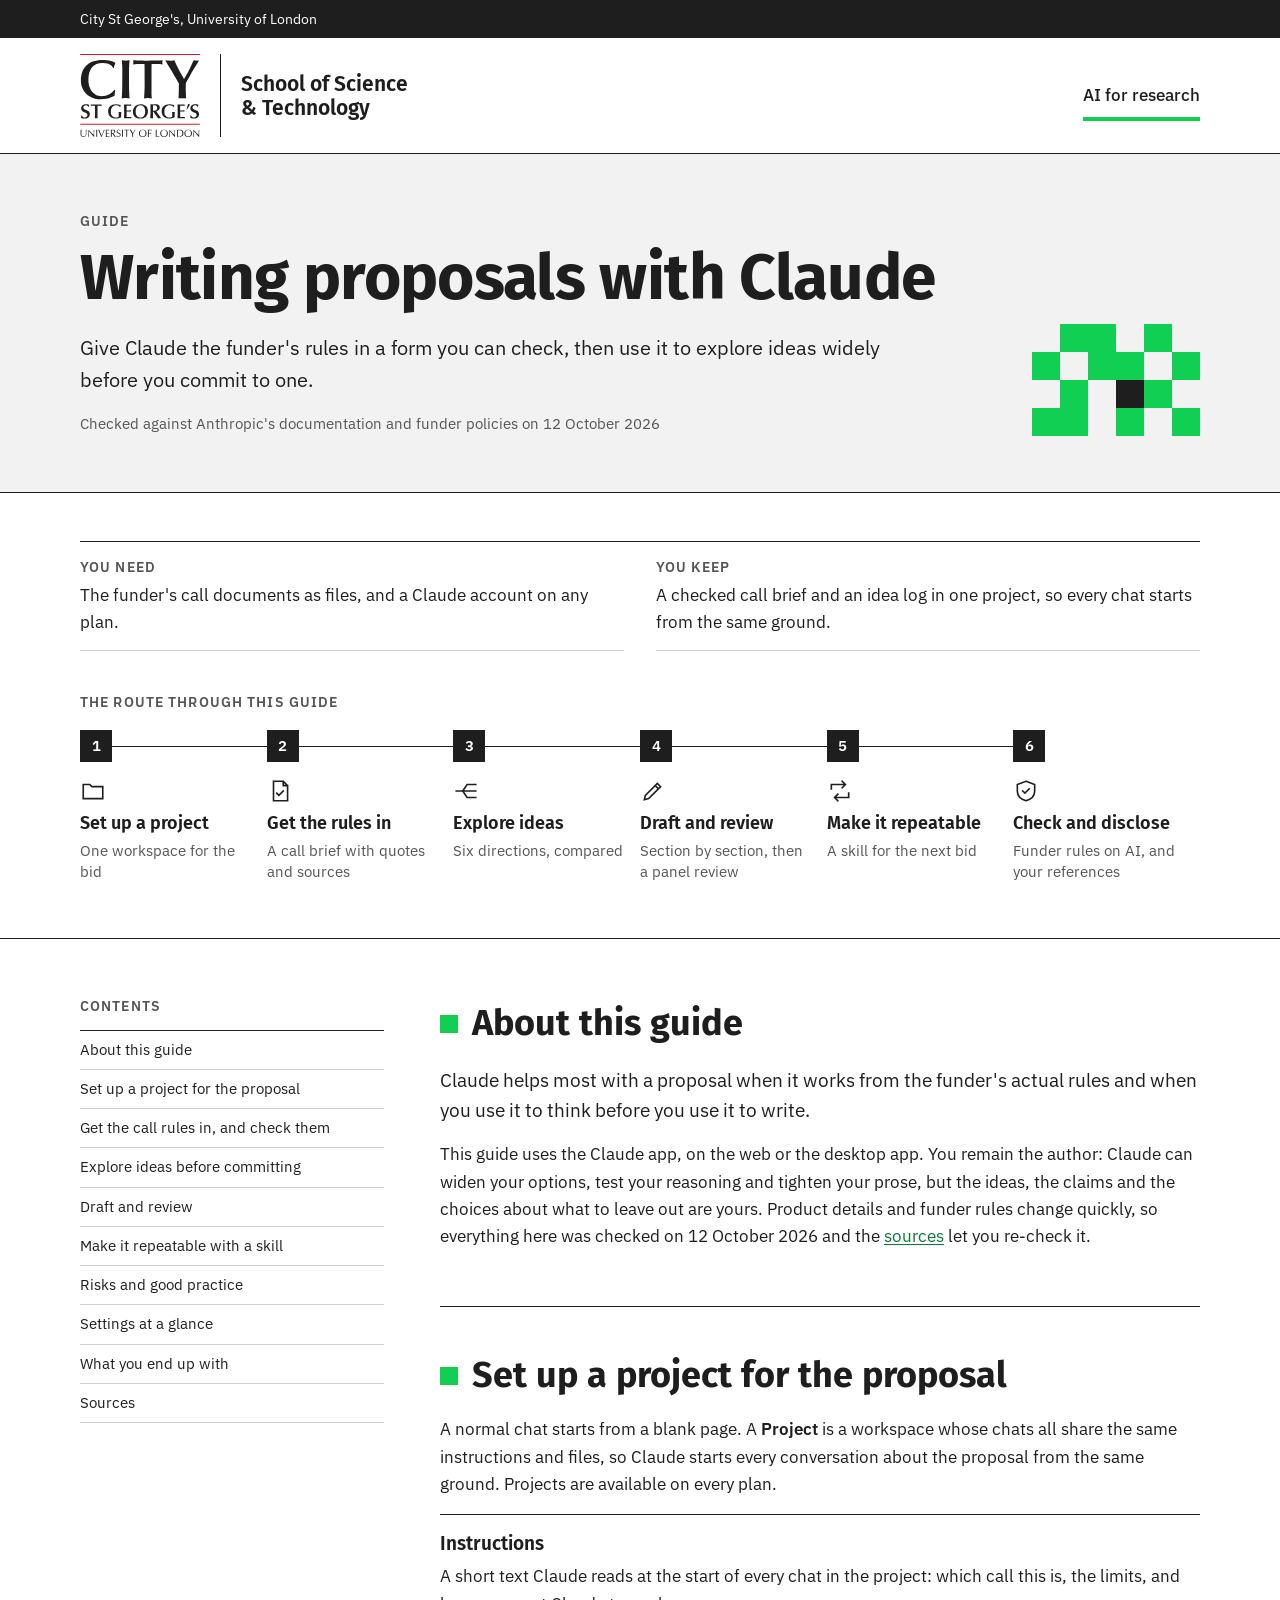
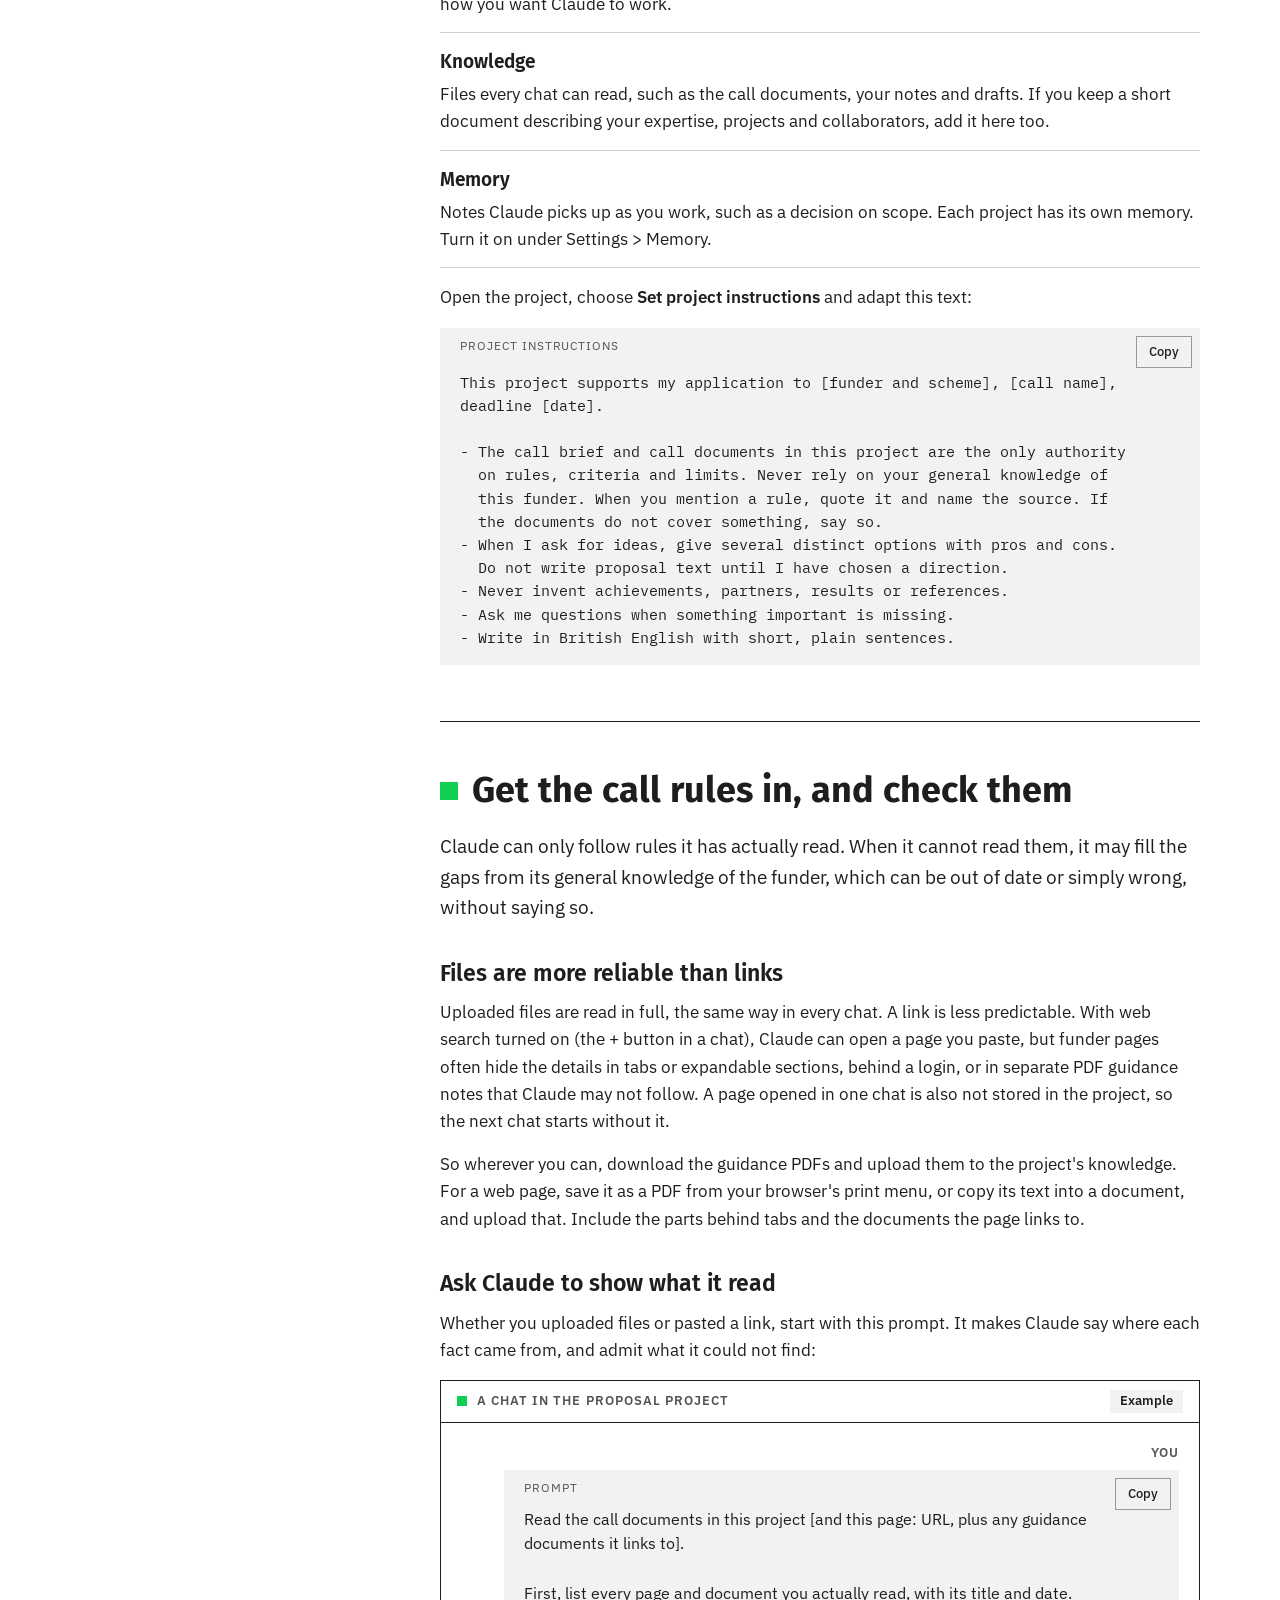
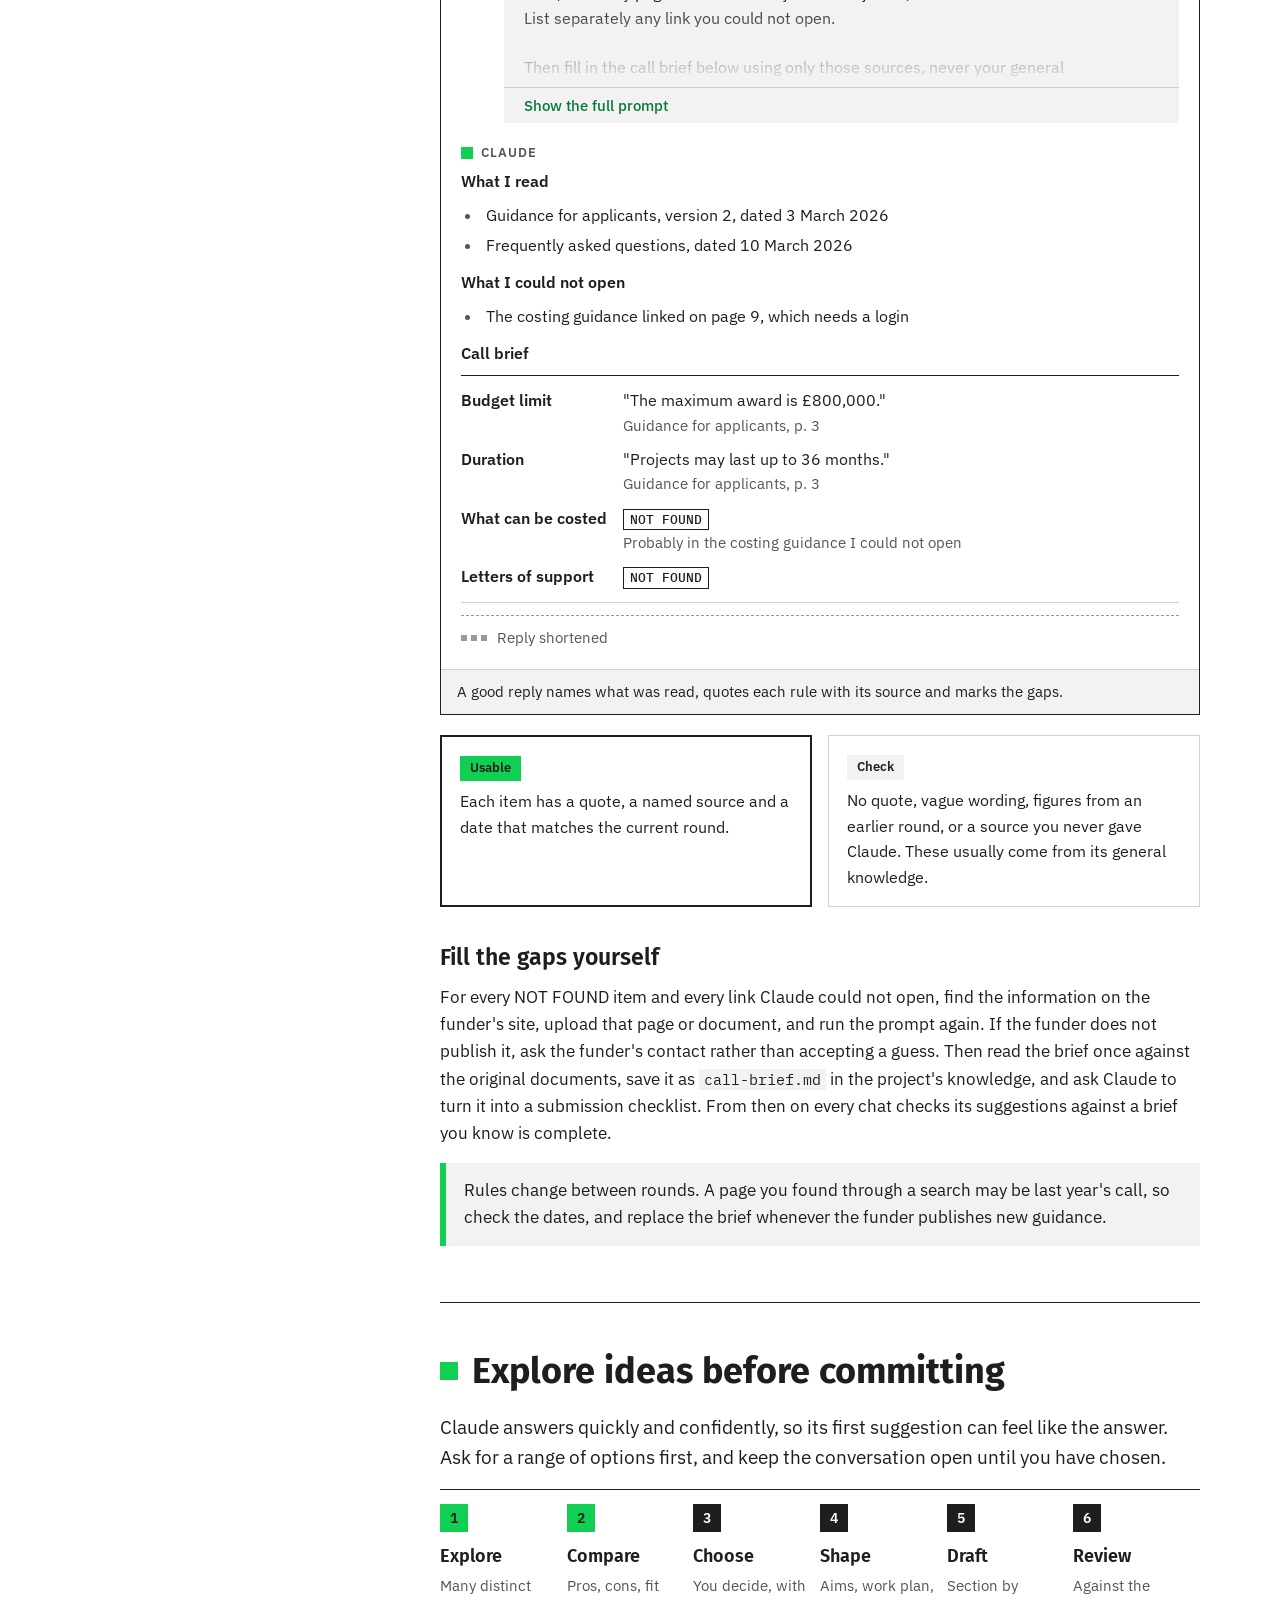
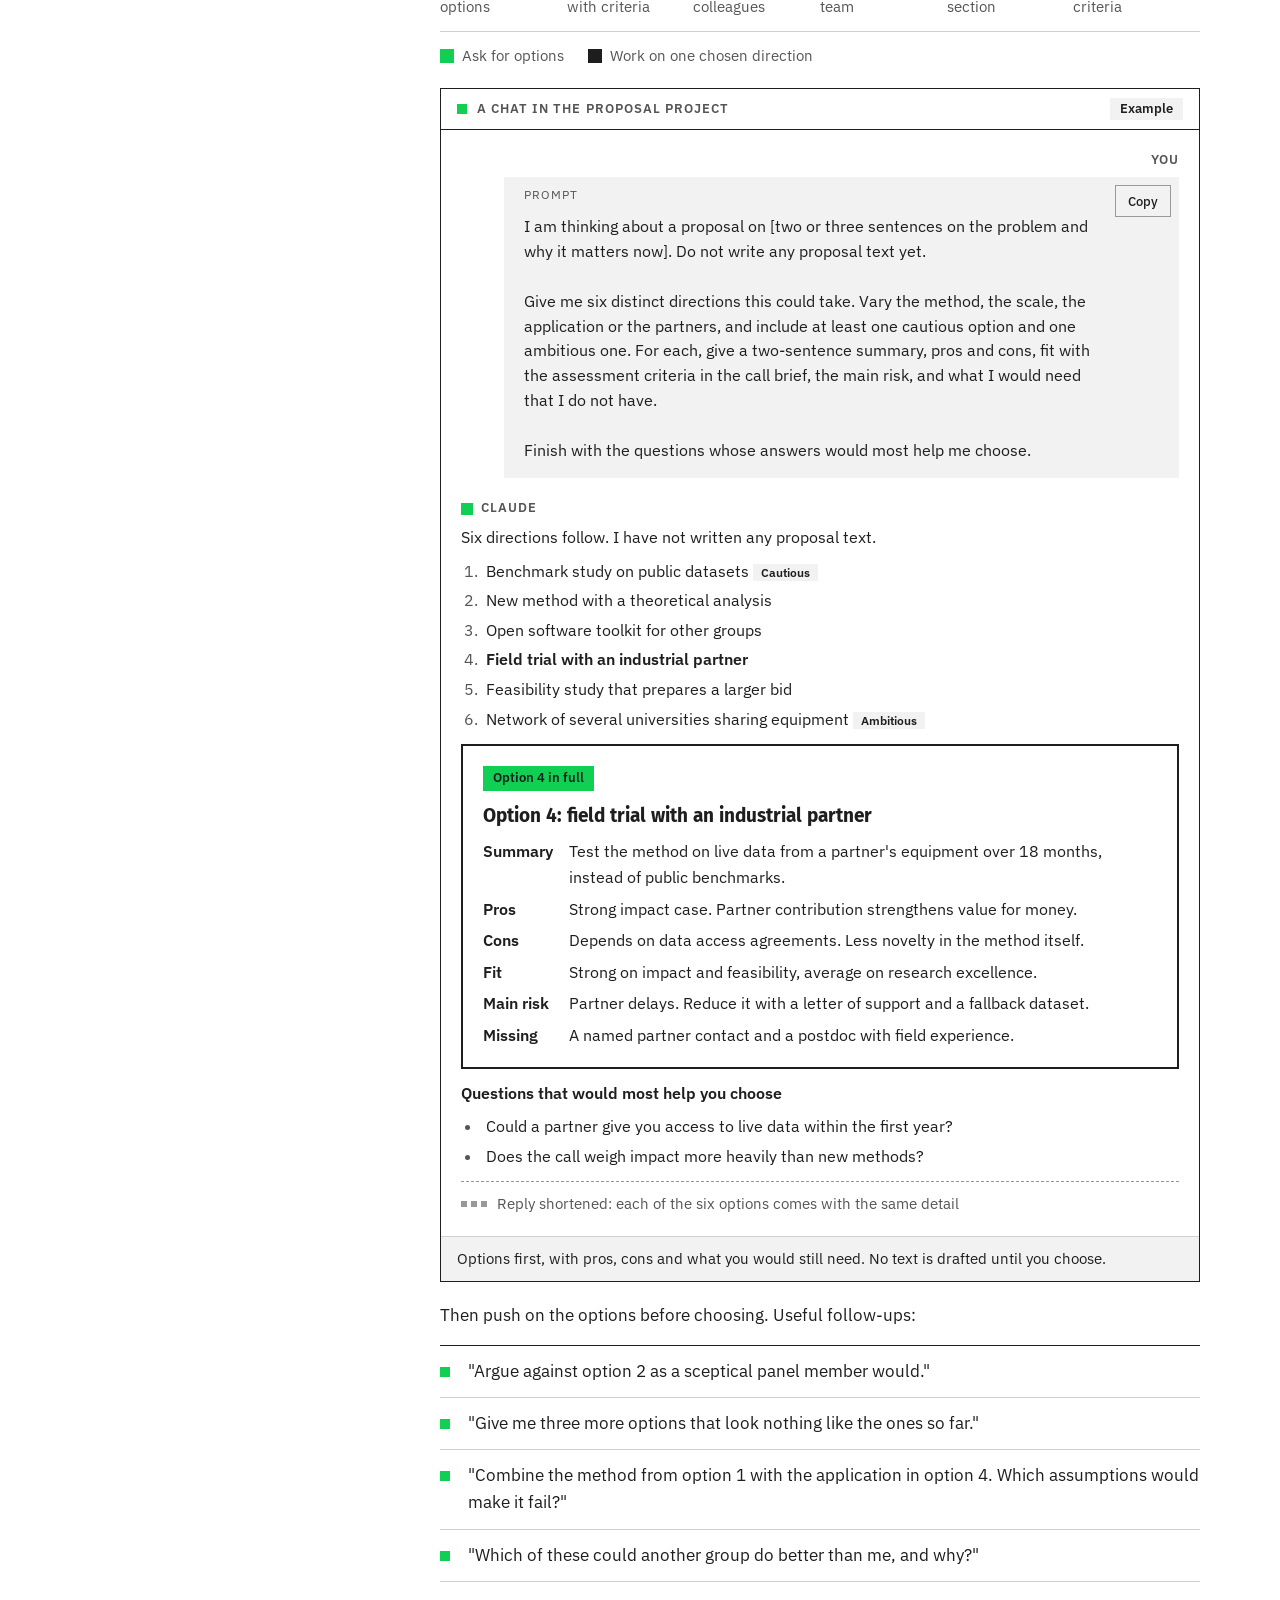
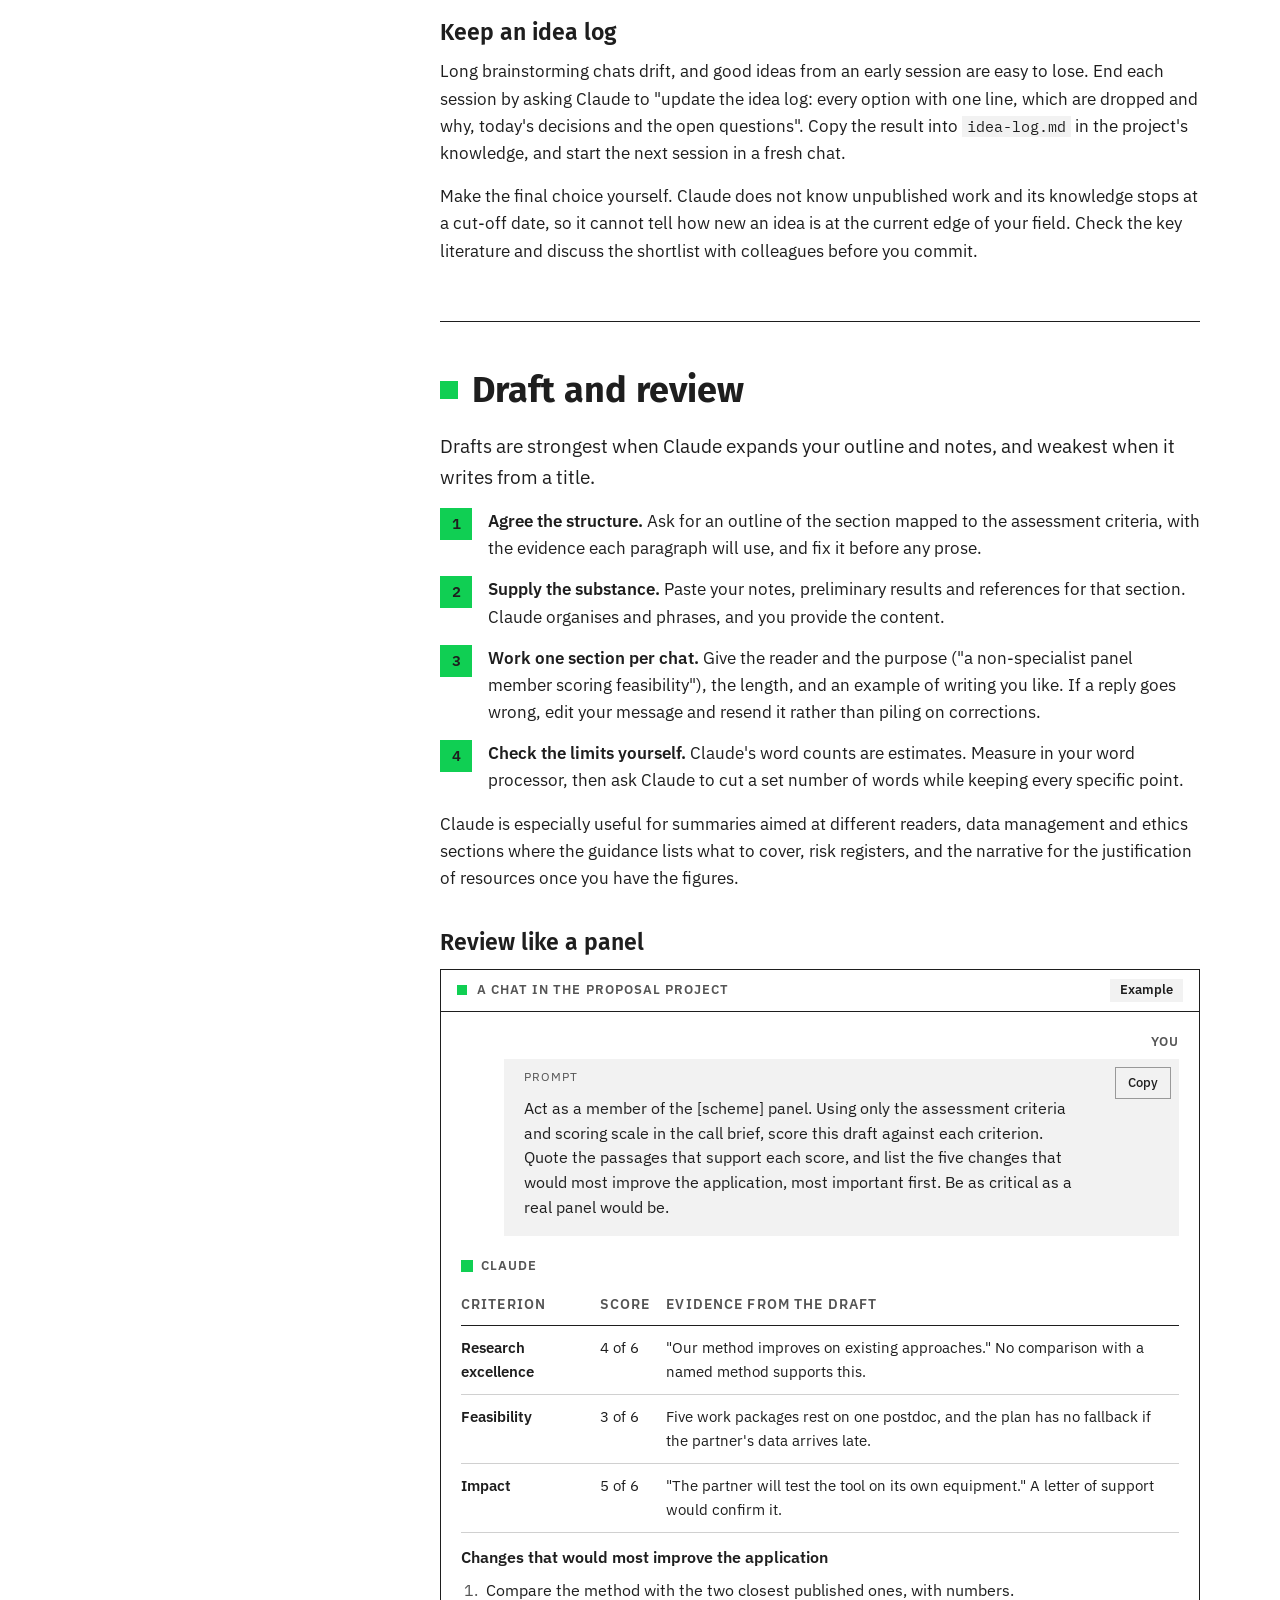
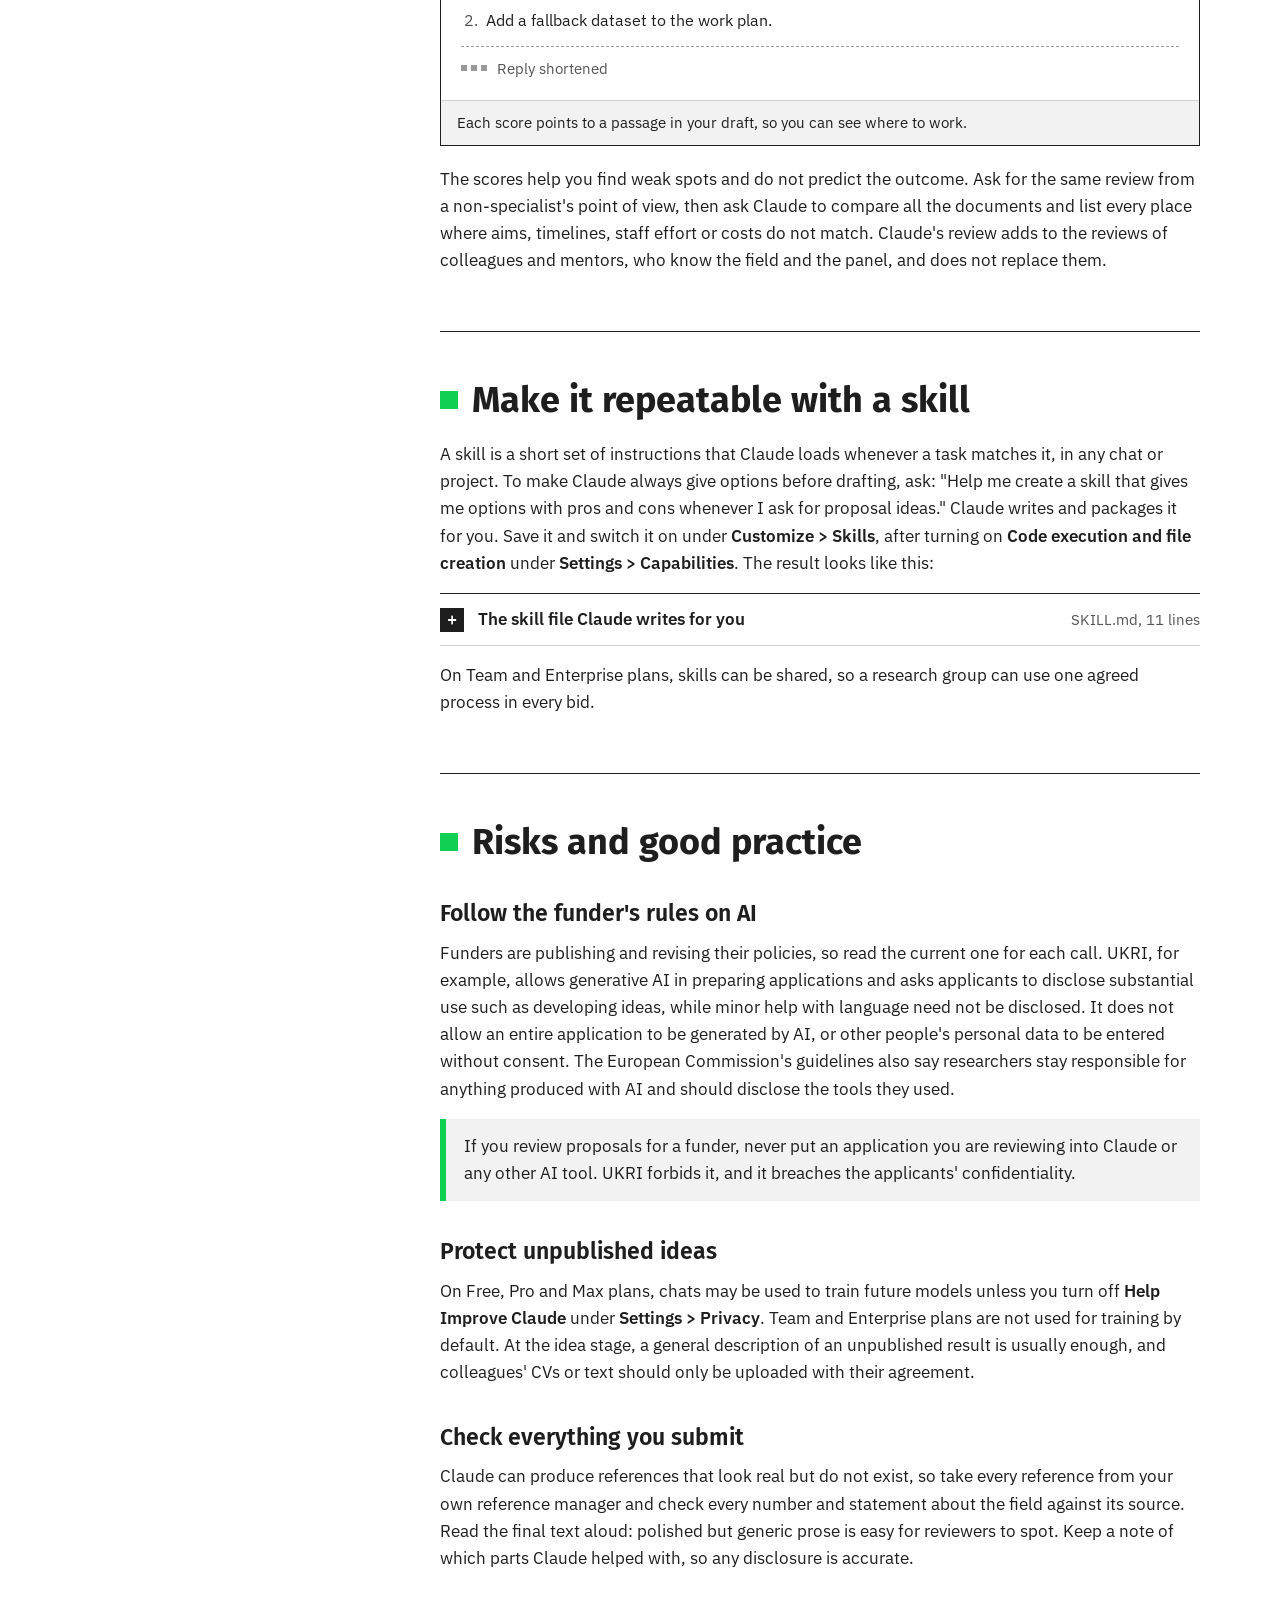
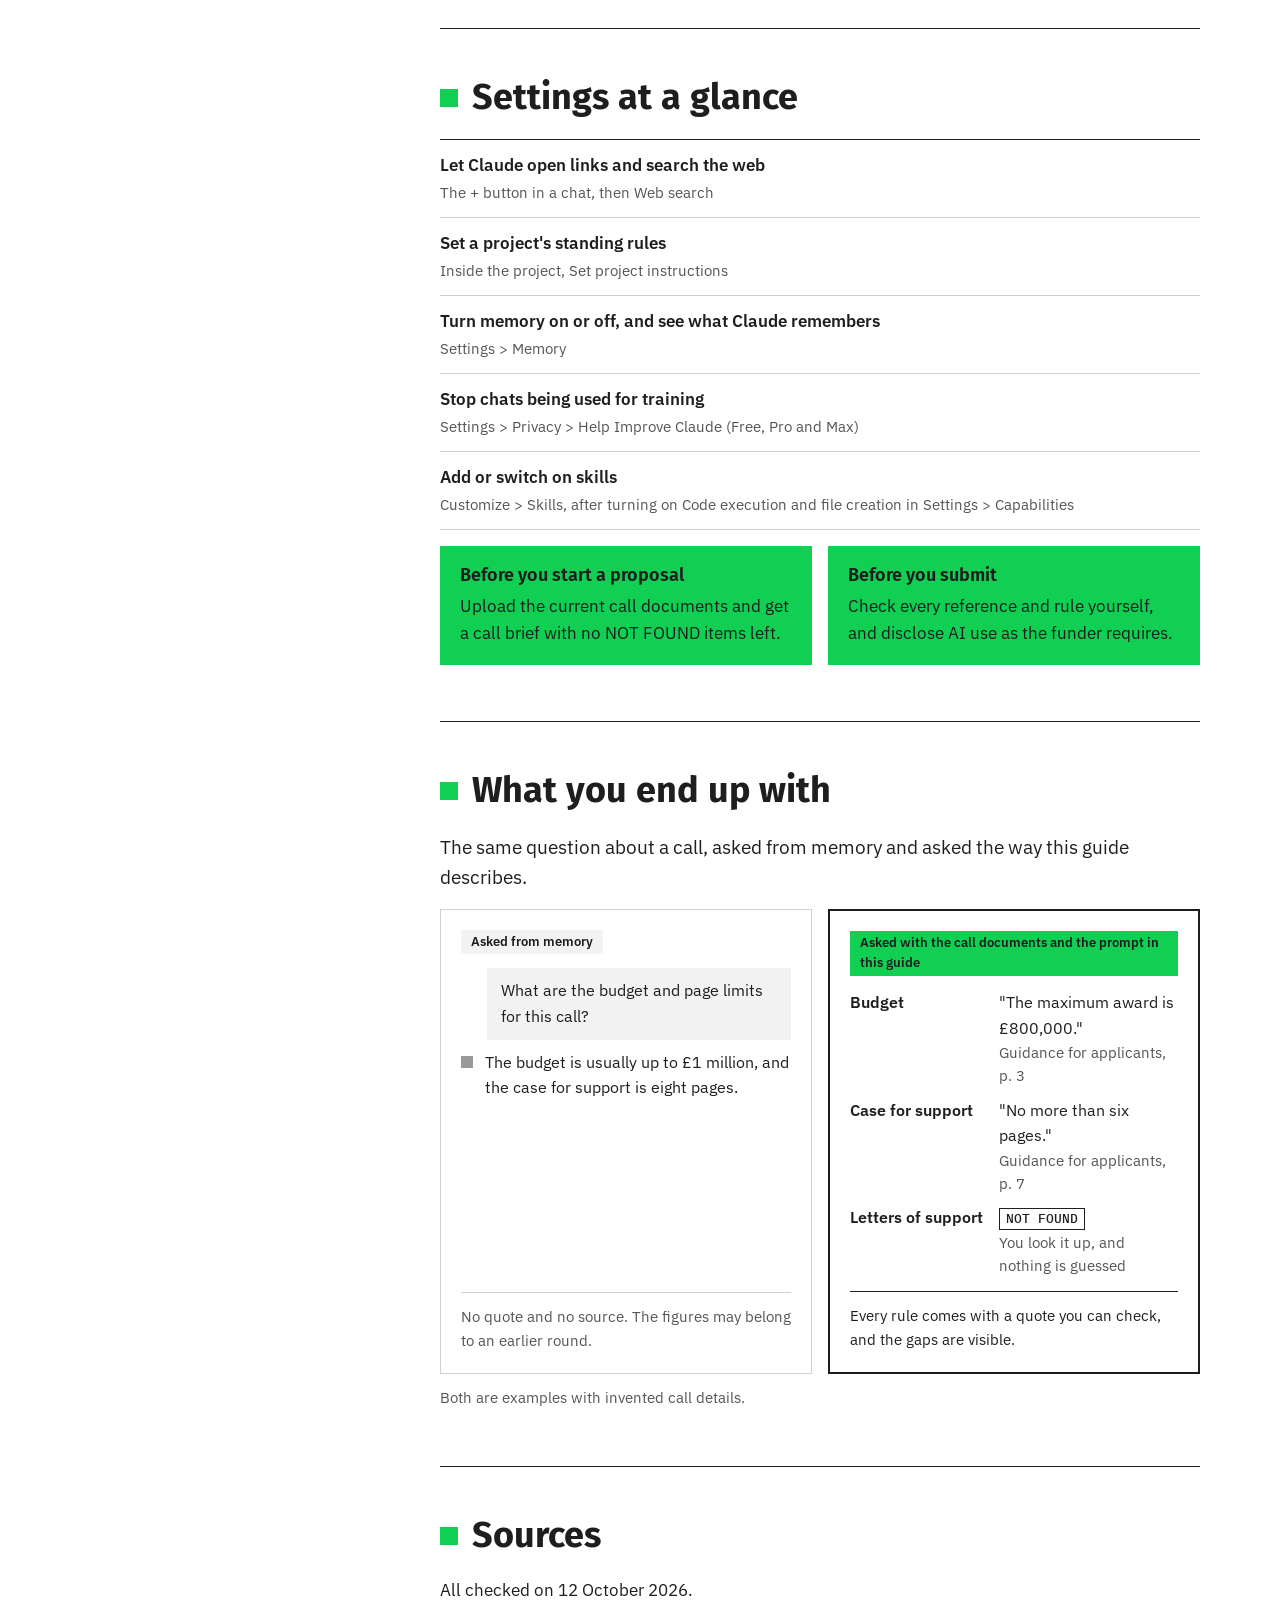
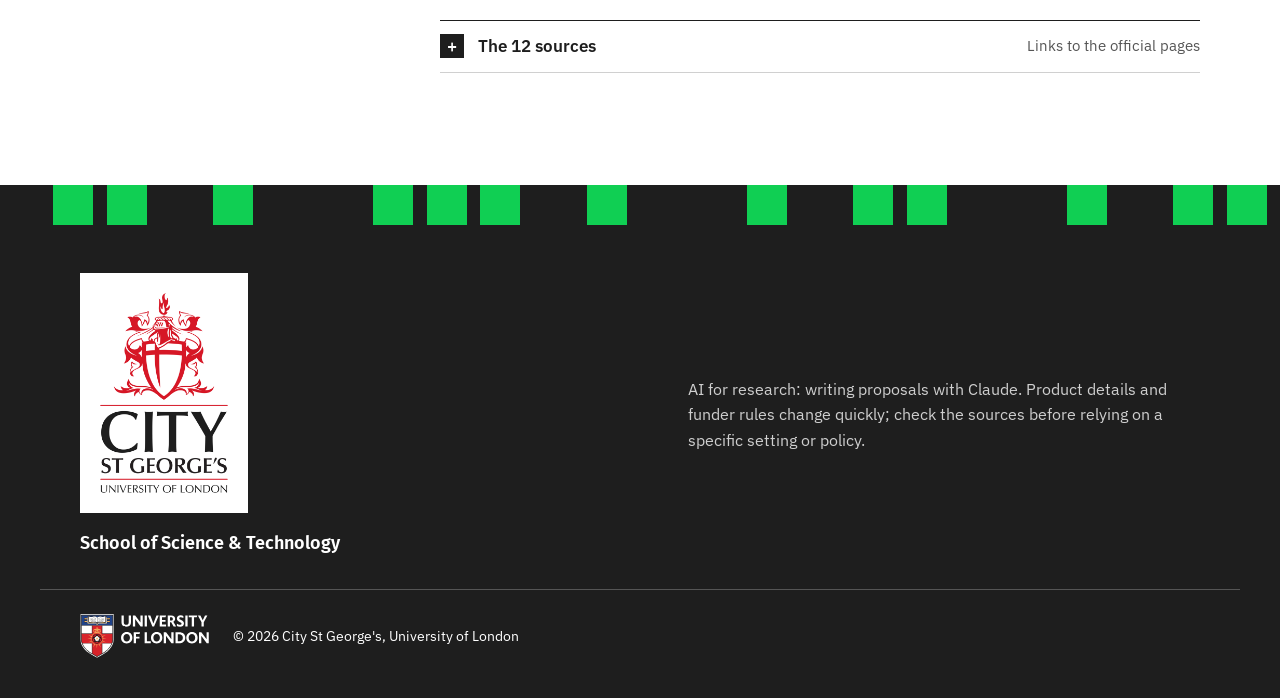
<file: proposals/index.html>
<!DOCTYPE html>
<html lang="en-GB">
<head>
<meta charset="utf-8">
<meta name="viewport" content="width=device-width, initial-scale=1">
<title>Writing proposals with Claude</title>
<link rel="stylesheet" href="../fonts/fonts.css">
<style>
/* Layout: SST site shell (black utility bar, logo header, square-grid banner, black footer) around a contents rail and a single reading column. One light theme, as on the School site. */
:root {
  color-scheme: light;
  --ink: #1E1E1E;
  --paper: #FFFFFF;
  --green: #10CF53;
  --link: #087A35;
  --link-hover: #05592A;
  --muted: #555555;
  --rule: #D0D0D0;
  --surface: #F2F2F2;
  --font-head: 'Fira Sans', 'Helvetica Neue', Helvetica, Arial, sans-serif;
  --font-body: 'IBM Plex Sans', Arial, sans-serif;
  --font-mono: 'IBM Plex Mono', ui-monospace, Menlo, Consolas, monospace;
  --gutter: clamp(16px, 4vw, 40px);
}
* { box-sizing: border-box; }
body { margin: 0; background: var(--paper); color: var(--ink); font-family: var(--font-body); font-size: 17px; line-height: 1.6; }
a { color: var(--link); text-underline-offset: 2px; }
a:hover { color: var(--link-hover); }
a:focus-visible, button:focus-visible { outline: 3px solid var(--link); outline-offset: 2px; }
.wrap { max-width: 1200px; margin: 0 auto; padding-inline: var(--gutter); }

/* Header */
.utility { background: var(--ink); color: var(--paper); font-size: 14px; }
.utility .wrap { padding-block: 8px; }
.utility a { color: var(--paper); text-decoration: none; }
.masthead { border-bottom: 1px solid var(--ink); }
.masthead .wrap { padding-block: 16px; display: flex; flex-wrap: wrap; gap: 16px 40px; align-items: center; justify-content: space-between; }
.brand { display: flex; align-items: center; gap: 20px; text-decoration: none; color: var(--ink); }
.brand img { width: 120px; height: auto; display: block; }
.brand .divider { width: 1px; align-self: stretch; background: var(--ink); }
.brand .school { font-family: var(--font-head); font-weight: 600; font-size: 21px; line-height: 1.15; }
.masthead .section-name { font-weight: 500; font-size: 17px; padding: 12px 0 8px; border-bottom: 4px solid var(--green); }

/* Banner */
.banner { background: var(--surface); border-bottom: 1px solid var(--ink); }
.banner .wrap { display: grid; grid-template-columns: minmax(0, 1fr) auto; gap: 32px; align-items: end; padding-block: 56px; }
.eyebrow { margin: 0 0 12px; font-size: 14px; font-weight: 600; letter-spacing: 0.08em; text-transform: uppercase; color: var(--muted); }
.banner h1 { margin: 0; font-family: var(--font-head); font-weight: 700; font-size: clamp(40px, 6vw, 64px); line-height: 1.05; letter-spacing: -0.01em; text-wrap: balance; }
.banner .lede { margin: 20px 0 0; max-width: 40em; font-size: 20px; }
.banner .meta { margin: 16px 0 0; font-size: 15px; color: var(--muted); }
.squares { display: grid; grid-template-columns: repeat(6, 28px); grid-auto-rows: 28px; }
.squares span { background: transparent; }
.squares span.on { background: var(--green); }
.squares span.ink { background: var(--ink); }

/* Body grid */
.layout { display: flex; flex-wrap: wrap; gap: 56px; padding-block: 56px 96px; }
.toc { flex: 1 1 220px; min-width: 0; }
.toc nav { position: sticky; top: calc(env(safe-area-inset-top, 0px) + 24px); }
.toc h2 { margin: 0 0 12px; font-size: 14px; font-weight: 600; letter-spacing: 0.08em; text-transform: uppercase; color: var(--muted); }
.toc ol { list-style: none; margin: 0; padding: 0; border-top: 1px solid var(--ink); }
.toc li { border-bottom: 1px solid var(--rule); }
.toc a { display: block; padding: 9px 0; color: var(--ink); text-decoration: none; font-size: 15px; line-height: 1.35; }
.toc a:hover { color: var(--link); }
article { flex: 999 1 560px; min-width: 0; max-width: 760px; }

/* Article type */
article section { padding-top: 8px; }
article section + section { margin-top: 56px; padding-top: 48px; border-top: 1px solid var(--ink); }
article h2 { margin: 0 0 20px; font-family: var(--font-head); font-weight: 700; font-size: clamp(28px, 3.4vw, 36px); line-height: 1.15; text-wrap: balance; display: flex; align-items: center; gap: 14px; }
article h2::before { content: ""; flex: none; width: 18px; height: 18px; background: var(--green); }
article h3 { margin: 36px 0 12px; font-family: var(--font-head); font-weight: 600; font-size: 23px; line-height: 1.25; text-wrap: balance; }
article p { margin: 0 0 16px; }
article ul, article ol { margin: 0 0 16px; padding-left: 1.3em; display: flex; flex-direction: column; gap: 10px; }
article li { padding-left: 4px; }
article li::marker { color: var(--muted); }
article strong { font-weight: 600; }
.lead { font-size: 19px; }
code { font-family: var(--font-mono); font-size: 0.86em; background: var(--surface); padding: 1px 5px; }

/* Numbered steps: square counters */
ol.steps { list-style: none; padding: 0; counter-reset: step; gap: 14px; }
ol.steps > li { counter-increment: step; position: relative; padding-left: 48px; min-height: 32px; }
ol.steps > li::before { content: counter(step); position: absolute; left: 0; top: 0; width: 32px; height: 32px; background: var(--green); color: var(--ink); font-weight: 600; font-size: 15px; display: flex; align-items: center; justify-content: center; }

/* Ways list */
dl.options { margin: 0 0 16px; border-top: 1px solid var(--ink); }
dl.options div { padding: 14px 0; border-bottom: 1px solid var(--rule); }
dl.options dt { font-family: var(--font-head); font-weight: 600; font-size: 19px; }
dl.options dd { margin: 4px 0 0; }

/* Platform blocks */
.platform { margin: 24px 0; }
.platform h4 { margin: 0 0 8px; font-size: 14px; font-weight: 600; letter-spacing: 0.08em; text-transform: uppercase; }
.platform h4 span { background: var(--green); padding: 2px 8px; }

/* Code blocks */
.code { position: relative; margin: 0 0 16px; background: var(--ink); color: #F4F4F4; }
.code pre { margin: 0; padding: 16px 20px; padding-right: 88px; overflow-x: auto; font-family: var(--font-mono); font-size: 14.5px; line-height: 1.6; }
.code pre code { background: none; padding: 0; font-size: inherit; color: inherit; }
.code .copy { position: absolute; top: 8px; right: 8px; min-height: 32px; padding: 4px 12px; border: 1px solid #777; background: transparent; color: #F4F4F4; font: 500 13px var(--font-body); cursor: pointer; }
.code .copy:hover { border-color: var(--green); color: var(--green); }
.code .label { display: block; padding: 8px 20px 0; font-size: 12px; letter-spacing: 0.08em; text-transform: uppercase; color: #A8A8A8; }
.code.light { background: var(--surface); color: var(--ink); border-left: 0; }
.code.light .copy { border-color: #999; color: var(--ink); }
.code.light .copy:hover { border-color: var(--link); color: var(--link); }
.code.light .label { color: var(--muted); }

/* Example prompt pair */
.compare { display: grid; grid-template-columns: repeat(auto-fit, minmax(240px, 1fr)); gap: 16px; margin: 0 0 16px; }
.compare div { padding: 18px 20px; border: 1px solid var(--rule); }
.compare div.good { border: 2px solid var(--ink); }
.compare .tag { display: inline-block; font-size: 13px; font-weight: 600; padding: 2px 10px; margin-bottom: 10px; background: var(--surface); }
.compare .good .tag { background: var(--green); }
.compare p { margin: 0; }

/* Quote list */
ul.prompts { list-style: none; padding: 0; gap: 0; border-top: 1px solid var(--ink); }
ul.prompts li { padding: 12px 0 12px 28px; border-bottom: 1px solid var(--rule); position: relative; }
ul.prompts li::before { content: ""; position: absolute; left: 0; top: 21px; width: 10px; height: 10px; background: var(--green); }

/* Figure */
figure { margin: 28px 0; }
.figure-box { overflow-x: auto; border: 1px solid var(--rule); padding: 16px; }
.figure-box svg { display: block; width: 100%; min-width: 560px; height: auto; }
figcaption { margin-top: 10px; font-size: 15px; color: var(--muted); }

/* Quick reference */
.table-box { overflow-x: auto; margin: 0 0 20px; }
table { border-collapse: collapse; width: 100%; font-size: 16px; }
th, td { text-align: left; vertical-align: top; padding: 10px 16px 10px 0; border-bottom: 1px solid var(--rule); }
th { font-size: 14px; font-weight: 600; letter-spacing: 0.08em; text-transform: uppercase; color: var(--muted); border-bottom: 1px solid var(--ink); }
td:first-child { white-space: nowrap; }
.rule-pair { display: grid; grid-template-columns: repeat(auto-fit, minmax(240px, 1fr)); gap: 16px; }
.rule-pair div { background: var(--green); padding: 18px 20px; }
.rule-pair h3 { margin: 0 0 6px; font-size: 18px; }
.rule-pair p { margin: 0; }

.sources li { font-size: 16px; }

/* VS Code walkthrough */
.sub { margin: 0 0 8px; padding: 20px 0 4px; border-top: 1px solid var(--rule); }
.sub h4 { margin: 0 0 12px; font-family: var(--font-head); font-weight: 600; font-size: 19px; line-height: 1.3; display: flex; align-items: center; gap: 12px; }
.sub h4 span { flex: none; width: 28px; height: 28px; background: var(--ink); color: var(--paper); font-family: var(--font-body); font-size: 14px; display: flex; align-items: center; justify-content: center; }
.note-box { background: var(--surface); padding: 14px 18px; border-left: 6px solid var(--green); }
kbd { font-family: var(--font-mono); font-size: 0.8em; padding: 1px 6px; border: 1px solid #B8B8B8; border-bottom-width: 2px; background: var(--paper); white-space: nowrap; }
h4.mini { margin: 28px 0 10px; font-size: 14px; font-weight: 600; letter-spacing: 0.08em; text-transform: uppercase; color: var(--muted); }
ul.keys { list-style: none; padding: 0; gap: 0; border-top: 1px solid var(--ink); margin-bottom: 24px; }
ul.keys li { display: flex; flex-wrap: wrap; justify-content: space-between; gap: 4px 16px; padding: 10px 0; border-bottom: 1px solid var(--rule); font-size: 16px; }

/* Footer */
footer { background: var(--ink); color: var(--paper); font-size: 16px; }
footer a { color: var(--paper); }
.strip { display: grid; grid-template-columns: repeat(24, minmax(0, 1fr)); }
.strip span { aspect-ratio: 1 / 1; max-height: 40px; }
.strip span.on { background: var(--green); }
footer .top { display: flex; flex-wrap: wrap; gap: 40px; align-items: center; justify-content: space-between; padding-block: 48px 32px; }
footer .logo-box { display: block; width: 168px; background: var(--paper); padding: 16px; }
footer .logo-box img { width: 100%; height: auto; display: block; }
footer .school { margin: 16px 0 0; font-family: var(--font-head); font-weight: 600; font-size: 18px; }
footer .note { max-width: 32em; margin: 0; color: #CFCFCF; }
footer .bottom { display: flex; flex-wrap: wrap; gap: 16px 24px; align-items: center; padding-block: 24px 40px; border-top: 1px solid var(--muted); font-size: 14px; }
footer .bottom img { height: 44px; width: auto; display: block; }

@media (max-width: 720px) {
  .banner .wrap { grid-template-columns: 1fr; padding-block: 40px; }
  .squares { display: none; }
  .toc nav { position: static; }
  .layout { padding-block: 32px 64px; gap: 40px; }
  body { font-size: 16px; }
}
@media (prefers-reduced-motion: reduce) { * { scroll-behavior: auto !important; } }
html { scroll-behavior: smooth; }
[id] { scroll-margin-top: 24px; }

/* Proposal guide additions */
ol.stages { list-style: none; margin: 0 0 12px; padding: 0; display: grid; grid-template-columns: repeat(auto-fit, minmax(112px, 1fr)); gap: 0; border-top: 1px solid var(--ink); counter-reset: stage; }
ol.stages li { counter-increment: stage; padding: 14px 12px 14px 0; border-bottom: 1px solid var(--rule); display: flex; flex-direction: column; gap: 4px; }
ol.stages li::before { content: counter(stage); width: 28px; height: 28px; display: flex; align-items: center; justify-content: center; font-size: 14px; font-weight: 600; background: var(--ink); color: var(--paper); margin-bottom: 6px; }
ol.stages li.open::before { background: var(--green); color: var(--ink); }
ol.stages li strong { font-family: var(--font-head); font-size: 18px; }
ol.stages li span { font-size: 15px; color: var(--muted); line-height: 1.4; }
.legend { display: flex; flex-wrap: wrap; gap: 8px 24px; font-size: 15px; color: var(--muted); margin: 0 0 20px; }
.legend span { display: inline-flex; align-items: center; gap: 8px; }
.legend i { width: 14px; height: 14px; display: inline-block; }
.option-card { border: 2px solid var(--ink); padding: 18px 20px; margin: 0 0 16px; }
.option-card .tag { display: inline-block; font-size: 13px; font-weight: 600; padding: 2px 10px; margin-bottom: 10px; background: var(--green); }
.option-card h4 { margin: 0 0 8px; font-family: var(--font-head); font-size: 19px; }
.option-card dl { margin: 0; display: grid; grid-template-columns: auto minmax(0, 1fr); gap: 6px 16px; font-size: 16px; }
.option-card dt { font-weight: 600; }
.option-card dd { margin: 0; }
ul.settings { list-style: none; padding: 0; gap: 0; border-top: 1px solid var(--ink); }
ul.settings li { padding: 12px 0; border-bottom: 1px solid var(--rule); display: flex; flex-direction: column; gap: 2px; }
ul.settings li strong { font-weight: 600; }
ul.settings li span { font-size: 15px; color: var(--muted); }
@media (max-width: 520px) { .option-card dl { grid-template-columns: 1fr; gap: 2px; } .option-card dd { margin-bottom: 8px; } }
.found { display: grid; grid-template-columns: repeat(auto-fit, minmax(220px, 1fr)); gap: 16px; margin: 0 0 16px; }
.found div { padding: 16px 18px; border: 1px solid var(--rule); }
.found div.ok { border: 2px solid var(--ink); }
.found .tag { display: inline-block; font-size: 13px; font-weight: 600; padding: 2px 10px; margin-bottom: 8px; background: var(--surface); }
.found .ok .tag { background: var(--green); }
.found p { margin: 0; font-size: 16px; }

/* ---------- Visual edition additions ----------
   Four parts, all built from the same squares, rules and colours as the rest of the page:
   1. .glance   the result panel and route map under the banner
   2. .chat     a drawn chat window holding a prompt and an example reply
   3. .fold     reference material that opens on demand (plain <details>, no script needed)
   4. .route    the numbered route, each step a link to its section */
img { max-width: 100%; }

.glance { border-bottom: 1px solid var(--ink); }
.glance .wrap { padding-block: 48px 56px; display: flex; flex-direction: column; gap: 40px; }
.glance h2 { margin: 0 0 16px; font-family: var(--font-body); font-size: 14px; font-weight: 600; letter-spacing: 0.08em; text-transform: uppercase; color: var(--muted); }
.result-pair { display: grid; grid-template-columns: repeat(auto-fit, minmax(280px, 1fr)); gap: 16px; }
.result-card { min-width: 0; border: 1px solid var(--rule); padding: 20px; display: flex; flex-direction: column; gap: 14px; }
.result-card.good { border: 2px solid var(--ink); }
.result-card .tag { align-self: flex-start; font-size: 13px; font-weight: 600; padding: 2px 10px; background: var(--surface); }
.result-card.good .tag { background: var(--green); }
.result-card .verdict { margin: auto 0 0; padding-top: 12px; border-top: 1px solid var(--rule); font-size: 15px; color: var(--muted); }
.result-card.good .verdict { color: var(--ink); border-top-color: var(--ink); }
article .example-note, .example-note { margin: 12px 0 0; font-size: 15px; color: var(--muted); }
.mini { display: flex; flex-direction: column; gap: 10px; }
.say { margin: 0; align-self: flex-end; max-width: 92%; background: var(--surface); padding: 10px 14px; font-size: 16px; }
.ans { margin: 0; position: relative; padding-left: 24px; font-size: 16px; }
.ans::before { content: ""; position: absolute; left: 0; top: 0.42em; width: 12px; height: 12px; background: #999999; }
.good .ans::before { background: var(--green); }
dl.brief { margin: 0; display: grid; grid-template-columns: minmax(96px, auto) minmax(0, 1fr); gap: 10px 16px; font-size: 16px; }
dl.brief dt { font-weight: 600; }
dl.brief dd { margin: 0; }
.src { display: block; font-size: 14.5px; color: var(--muted); }
.nf { display: inline-block; font-family: var(--font-mono); font-size: 13px; font-weight: 500; line-height: 1.5; padding: 0 6px; border: 1px solid var(--ink); white-space: nowrap; }
.tree { margin: 0 0 16px; padding: 14px 20px; background: var(--surface); font-family: var(--font-mono); font-size: 14.5px; line-height: 1.7; white-space: pre; overflow-x: auto; }
.tree.small { margin: 0; padding: 12px 16px; font-size: 14px; }
.result-card table { font-size: 15px; font-variant-numeric: tabular-nums; }
.result-card th, .result-card td { padding: 6px 12px 6px 0; }
dl.facts { margin: 0; display: grid; grid-template-columns: repeat(auto-fit, minmax(240px, 1fr)); gap: 0 32px; border-top: 1px solid var(--ink); }
dl.facts div { padding: 14px 0; border-bottom: 1px solid var(--rule); }
dl.facts dt { font-size: 14px; font-weight: 600; letter-spacing: 0.08em; text-transform: uppercase; color: var(--muted); }
dl.facts dd { margin: 4px 0 0; }

/* Route map: a vertical list on small screens, one row on wide ones */
ol.route { list-style: none; margin: 0; padding: 0; display: grid; grid-template-columns: 1fr; }
ol.route li { min-width: 0; }
ol.route a { position: relative; display: grid; grid-template-columns: 32px minmax(0, 1fr); column-gap: 16px; padding-bottom: 20px; color: var(--ink); text-decoration: none; }
ol.route .n { grid-row: 1 / span 3; align-self: start; position: relative; z-index: 1; width: 32px; height: 32px; display: flex; align-items: center; justify-content: center; background: var(--ink); color: var(--paper); font-size: 15px; font-weight: 600; }
ol.route li:not(:last-child) a::after { content: ""; position: absolute; left: 16px; top: 32px; bottom: 0; width: 1px; background: var(--ink); }
ol.route .ico { display: none; }
ol.route strong { font-family: var(--font-head); font-weight: 600; font-size: 18px; line-height: 1.25; }
ol.route .sub-line { font-size: 15px; line-height: 1.4; color: var(--muted); }
ol.route .chip { justify-self: start; align-self: flex-start; font-size: 12px; font-weight: 600; padding: 0 8px; background: var(--surface); margin-top: 4px; }
ol.route a:hover .n, ol.route a:focus-visible .n { background: var(--green); color: var(--ink); }
ol.route a:hover strong { text-decoration: underline; text-underline-offset: 3px; }
.ico { width: 26px; height: 26px; fill: none; stroke: currentColor; stroke-width: 1.5; stroke-linecap: square; stroke-linejoin: miter; }
@media (min-width: 900px) {
  ol.route { grid-template-columns: repeat(var(--n, 6), minmax(0, 1fr)); }
  ol.route a { display: flex; flex-direction: column; gap: 6px; height: 100%; padding: 0 16px 0 0; }
  ol.route .n { margin-bottom: 10px; }
  ol.route li:not(:last-child) a::after { left: 32px; right: 0; top: 16px; bottom: auto; width: auto; height: 1px; }
  ol.route .ico { display: block; margin-bottom: 2px; }
}

/* Chat window */
figure.chat { margin: 0 0 20px; border: 1px solid var(--ink); background: var(--paper); }
.chat-bar { display: flex; flex-wrap: wrap; align-items: center; gap: 6px 10px; padding: 9px 16px; border-bottom: 1px solid var(--ink); font-size: 13px; font-weight: 600; letter-spacing: 0.08em; text-transform: uppercase; color: var(--muted); }
.chat-bar::before { content: ""; flex: none; width: 10px; height: 10px; background: var(--green); }
.chat-bar .tag { margin-left: auto; padding: 1px 10px; background: var(--surface); color: var(--ink); letter-spacing: 0; text-transform: none; }
.chat-body { display: flex; flex-direction: column; gap: 20px; padding: 20px; }
.msg { min-width: 0; }
.msg .who { display: flex; align-items: center; gap: 8px; margin: 0 0 6px; font-size: 13px; font-weight: 600; letter-spacing: 0.08em; text-transform: uppercase; color: var(--muted); }
.msg.you { align-self: flex-end; max-width: 94%; }
.msg.you .who { justify-content: flex-end; }
.msg.claude .who::before { content: ""; width: 12px; height: 12px; background: var(--green); }
.msg.you .code { margin: 0; }
.msg.you .code pre { font-family: var(--font-body); font-size: 16px; line-height: 1.55; white-space: pre-wrap; overflow-wrap: anywhere; padding-top: 10px; }
.msg.you .code pre code { font-family: inherit; }
.msg.you .code.clamped pre { max-height: 190px; overflow: hidden; -webkit-mask-image: linear-gradient(#000 55%, transparent); mask-image: linear-gradient(#000 55%, transparent); }
.more { display: block; width: 100%; min-height: 36px; padding: 6px 20px; border: 0; border-top: 1px solid var(--rule); background: transparent; color: var(--link); font: 500 14.5px var(--font-body); text-align: left; cursor: pointer; }
.more:hover { color: var(--link-hover); text-decoration: underline; }
.bubble { margin: 0; background: var(--surface); padding: 10px 16px; font-size: 16px; }
article .msg p.bubble { margin: 0; }
.reply { font-size: 16px; }
article .reply p { margin: 0 0 8px; }
article .reply ul, article .reply ol { gap: 4px; margin-bottom: 12px; }
article .reply > :last-child { margin-bottom: 0; }
.reply dl.brief { margin-bottom: 12px; padding: 12px 0; border-top: 1px solid var(--ink); border-bottom: 1px solid var(--rule); }
.reply .option-card { margin: 4px 0 12px; }
.reply .chip { font-size: 12px; font-weight: 600; padding: 1px 8px; background: var(--surface); white-space: nowrap; }
.reply .table-box { margin-bottom: 12px; }
.reply table { font-size: 15px; }
.reply td:first-child { white-space: normal; font-weight: 600; }
.reply td:nth-child(2) { white-space: nowrap; font-variant-numeric: tabular-nums; }
.reply .doc { margin: 0 0 12px; padding: 12px 16px; background: var(--surface); font-family: var(--font-mono); font-size: 14px; line-height: 1.6; white-space: pre-wrap; }
article .reply p.cut, .cut { display: flex; align-items: center; gap: 10px; margin: 12px 0 0; padding-top: 10px; border-top: 1px dashed #999999; font-size: 14.5px; color: var(--muted); }
.cut::before { content: ""; flex: none; width: 26px; height: 6px; background: linear-gradient(90deg, #999999 0 6px, transparent 6px 10px, #999999 10px 16px, transparent 16px 20px, #999999 20px 26px); }
.ask { display: flex; flex-wrap: wrap; align-items: center; gap: 8px 16px; padding: 12px 16px; border: 1px solid var(--ink); font-size: 15px; }
.ask .what { flex: 1 1 220px; min-width: 0; }
.ask .what span { display: block; font-size: 13px; font-weight: 600; letter-spacing: 0.08em; text-transform: uppercase; color: var(--muted); }
.ask .btn { padding: 2px 14px; border: 1px solid var(--ink); font-weight: 500; }
.ask .btn.yes { background: var(--green); }
.diff { margin: 0 0 12px; background: var(--surface); font-family: var(--font-mono); font-size: 14px; line-height: 1.7; overflow-x: auto; }
.diff span { display: block; padding: 0 16px; white-space: pre; }
.diff .file { padding-block: 6px; color: var(--muted); border-bottom: 1px solid var(--rule); }
.diff .del { text-decoration: line-through; text-decoration-color: #999999; color: var(--muted); }
.diff .add { background: rgba(16, 207, 83, 0.28); }
figure.chat figcaption { margin: 0; padding: 10px 16px; border-top: 1px solid var(--rule); background: var(--surface); font-size: 15px; color: var(--ink); }

/* Folds */
details.fold { margin: 0 0 16px; border-top: 1px solid var(--ink); border-bottom: 1px solid var(--rule); }
details.fold > summary { list-style: none; cursor: pointer; display: flex; flex-wrap: wrap; align-items: center; gap: 4px 14px; padding: 12px 0; font-weight: 600; }
details.fold > summary::-webkit-details-marker { display: none; }
details.fold > summary::before { content: "+"; flex: none; width: 24px; height: 24px; display: flex; align-items: center; justify-content: center; background: var(--ink); color: var(--paper); font: 500 17px/1 var(--font-mono); }
details.fold[open] > summary::before { content: "\2212"; background: var(--green); color: var(--ink); }
details.fold > summary:hover .t { text-decoration: underline; text-underline-offset: 3px; }
details.fold > summary:focus-visible { outline: 3px solid var(--link); outline-offset: 2px; }
details.fold > summary .hint { margin-left: auto; font-weight: 400; font-size: 15px; color: var(--muted); }
details.fold > summary h3 { margin: 0; font-size: 21px; }
details.fold.big { margin-top: 32px; }
.fold-body { padding: 8px 0 4px; }
.fold-body > :last-child { margin-bottom: 12px; }
@media (max-width: 520px) {
  dl.brief { grid-template-columns: 1fr; gap: 2px; }
  dl.brief dd { margin-bottom: 10px; }
  .chat-body { padding: 14px; }
  details.fold > summary .hint { margin-left: 38px; flex-basis: 100%; }
}
@media print { .more, .copy { display: none; } .msg.you .code.clamped pre { max-height: none; -webkit-mask-image: none; mask-image: none; } }
a.section-name { color: var(--ink); text-decoration: none; }
a.section-name:hover { color: var(--link); }
</style>
</head>
<body>
<header>
  <div class="utility"><div class="wrap"><a href="https://www.citystgeorges.ac.uk">City St George's, University of London</a></div></div>
  <div class="masthead"><div class="wrap">
    <div class="brand">
      <img src="[data-uri]" alt="City St George's, University of London">
      <span class="divider" aria-hidden="true"></span>
      <span class="school">School of Science<br>&amp; Technology</span>
    </div>
    <a class="section-name" href="../">AI for research</a>
  </div></div>
</header>

<div class="banner">
  <div class="wrap">
    <div>
      <p class="eyebrow">Guide</p>
      <h1>Writing proposals with Claude</h1>
      <p class="lede">Give Claude the funder's rules in a form you can check, then use it to explore ideas widely before you commit to one.</p>
      <p class="meta">Checked against Anthropic's documentation and funder policies on 12 October 2026</p>
    </div>
    <div class="squares" aria-hidden="true">
      <span></span><span class="on"></span><span class="on"></span><span></span><span class="on"></span><span></span>
      <span class="on"></span><span></span><span class="on"></span><span class="on"></span><span></span><span class="on"></span>
      <span></span><span class="on"></span><span></span><span class="ink"></span><span class="on"></span><span></span>
      <span class="on"></span><span class="on"></span><span></span><span class="on"></span><span></span><span class="on"></span>
    </div>
  </div>
</div>

<section class="glance" aria-label="At a glance">
  <div class="wrap">
    <dl class="facts">
      <div><dt>You need</dt><dd>The funder's call documents as files, and a Claude account on any plan.</dd></div>
      <div><dt>You keep</dt><dd>A checked call brief and an idea log in one project, so every chat starts from the same ground.</dd></div>
    </dl>
    <nav aria-label="The route through this guide">
      <h2>The route through this guide</h2>
    <ol class="route" style="--n:6">
      <li><a href="#project"><span class="n" aria-hidden="true">1</span><svg class="ico" viewBox="0 0 24 24" aria-hidden="true"><path d="M3 6h6l2 2h10v11H3z"/></svg><strong>Set up a project</strong><span class="sub-line">One workspace for the bid</span></a></li>
      <li><a href="#rules"><span class="n" aria-hidden="true">2</span><svg class="ico" viewBox="0 0 24 24" aria-hidden="true"><path d="M6 3h9l4 4v14H6z M15 3v4h4 M9 14l2 2 4-4"/></svg><strong>Get the rules in</strong><span class="sub-line">A call brief with quotes and sources</span></a></li>
      <li><a href="#ideas"><span class="n" aria-hidden="true">3</span><svg class="ico" viewBox="0 0 24 24" aria-hidden="true"><path d="M3 12h6 M9 12l4-6h8 M9 12h12 M9 12l4 6h8"/></svg><strong>Explore ideas</strong><span class="sub-line">Six directions, compared</span></a></li>
      <li><a href="#drafting"><span class="n" aria-hidden="true">4</span><svg class="ico" viewBox="0 0 24 24" aria-hidden="true"><path d="M4 20l1-4L16 5l3 3L8 19z M14 7l3 3"/></svg><strong>Draft and review</strong><span class="sub-line">Section by section, then a panel review</span></a></li>
      <li><a href="#skill"><span class="n" aria-hidden="true">5</span><svg class="ico" viewBox="0 0 24 24" aria-hidden="true"><path d="M4 10V6h13 M14 3l3 3-3 3 M20 14v4H7 M10 21l-3-3 3-3"/></svg><strong>Make it repeatable</strong><span class="sub-line">A skill for the next bid</span></a></li>
      <li><a href="#safety"><span class="n" aria-hidden="true">6</span><svg class="ico" viewBox="0 0 24 24" aria-hidden="true"><path d="M12 3l8 3v6c0 4.5-3.2 7.6-8 9-4.8-1.4-8-4.5-8-9V6z M9 12l2 2 4-4"/></svg><strong>Check and disclose</strong><span class="sub-line">Funder rules on AI, and your references</span></a></li>
    </ol>
    </nav>
  </div>
</section>

<main class="wrap layout">
  <aside class="toc">
    <nav aria-label="Contents">
      <h2>Contents</h2>
      <ol>
        <li><a href="#about">About this guide</a></li>
        <li><a href="#project">Set up a project for the proposal</a></li>
        <li><a href="#rules">Get the call rules in, and check them</a></li>
        <li><a href="#ideas">Explore ideas before committing</a></li>
        <li><a href="#drafting">Draft and review</a></li>
        <li><a href="#skill">Make it repeatable with a skill</a></li>
        <li><a href="#safety">Risks and good practice</a></li>
        <li><a href="#reference">Settings at a glance</a></li>
        <li><a href="#result">What you end up with</a></li>
        <li><a href="#sources">Sources</a></li>
      </ol>
    </nav>
  </aside>

  <article>
    <section id="about">
      <h2>About this guide</h2>
      <p class="lead">Claude helps most with a proposal when it works from the funder's actual rules and when you use it to think before you use it to write.</p>
      <p>This guide uses the Claude app, on the web or the desktop app. You remain the author: Claude can widen your options, test your reasoning and tighten your prose, but the ideas, the claims and the choices about what to leave out are yours. Product details and funder rules change quickly, so everything here was checked on 12 October 2026 and the <a href="#sources">sources</a> let you re-check it.</p>
    </section>

    <section id="project">
      <h2>Set up a project for the proposal</h2>
      <p>A normal chat starts from a blank page. A <strong>Project</strong> is a workspace whose chats all share the same instructions and files, so Claude starts every conversation about the proposal from the same ground. Projects are available on every plan.</p>
      <dl class="options">
        <div><dt>Instructions</dt><dd>A short text Claude reads at the start of every chat in the project: which call this is, the limits, and how you want Claude to work.</dd></div>
        <div><dt>Knowledge</dt><dd>Files every chat can read, such as the call documents, your notes and drafts. If you keep a short document describing your expertise, projects and collaborators, add it here too.</dd></div>
        <div><dt>Memory</dt><dd>Notes Claude picks up as you work, such as a decision on scope. Each project has its own memory. Turn it on under Settings &gt; Memory.</dd></div>
      </dl>
      <p>Open the project, choose <strong>Set project instructions</strong> and adapt this text:</p>
      <div class="code light"><span class="label">Project instructions</span><pre><code>This project supports my application to [funder and scheme], [call name],
deadline [date].

- The call brief and call documents in this project are the only authority
  on rules, criteria and limits. Never rely on your general knowledge of
  this funder. When you mention a rule, quote it and name the source. If
  the documents do not cover something, say so.
- When I ask for ideas, give several distinct options with pros and cons.
  Do not write proposal text until I have chosen a direction.
- Never invent achievements, partners, results or references.
- Ask me questions when something important is missing.
- Write in British English with short, plain sentences.</code></pre><button class="copy" type="button">Copy</button></div>
    </section>

    <section id="rules">
      <h2>Get the call rules in, and check them</h2>
      <p class="lead">Claude can only follow rules it has actually read. When it cannot read them, it may fill the gaps from its general knowledge of the funder, which can be out of date or simply wrong, without saying so.</p>

      <h3>Files are more reliable than links</h3>
      <p>Uploaded files are read in full, the same way in every chat. A link is less predictable. With web search turned on (the + button in a chat), Claude can open a page you paste, but funder pages often hide the details in tabs or expandable sections, behind a login, or in separate PDF guidance notes that Claude may not follow. A page opened in one chat is also not stored in the project, so the next chat starts without it.</p>
      <p>So wherever you can, download the guidance PDFs and upload them to the project's knowledge. For a web page, save it as a PDF from your browser's print menu, or copy its text into a document, and upload that. Include the parts behind tabs and the documents the page links to.</p>

      <h3>Ask Claude to show what it read</h3>
      <p>Whether you uploaded files or pasted a link, start with this prompt. It makes Claude say where each fact came from, and admit what it could not find:</p>
      <figure class="chat">
        <div class="chat-bar"><span>A chat in the proposal project</span><span class="tag">Example</span></div>
        <div class="chat-body">
        <div class="msg you">
          <p class="who">You</p>
          <div class="code light"><span class="label">Prompt</span><pre><code>Read the call documents in this project [and this page: URL, plus any guidance documents it links to].

First, list every page and document you actually read, with its title and date. List separately any link you could not open.

Then fill in the call brief below using only those sources, never your general knowledge of this funder or scheme. For each item give a short quote and its source, or write NOT FOUND.

- Eligibility (applicant, organisation, partners)
- Budget limits and what can be costed
- Project duration and start dates
- Deadlines, including any registration or outline stage
- Required sections, with page, word or character limits
- Assessment criteria, weightings and scoring scale
- Formatting rules (font, margins, references)
- Required attachments (CVs, letters of support, data management plan)
- Funder priorities the call refers to
- Contact for questions</code></pre><button class="copy" type="button">Copy</button></div>
        </div>
        <div class="msg claude">
          <p class="who">Claude</p>
          <div class="reply">
            <p><strong>What I read</strong></p>
            <ul>
              <li>Guidance for applicants, version 2, dated 3 March 2026</li>
              <li>Frequently asked questions, dated 10 March 2026</li>
            </ul>
            <p><strong>What I could not open</strong></p>
            <ul>
              <li>The costing guidance linked on page 9, which needs a login</li>
            </ul>
            <p><strong>Call brief</strong></p>
            <dl class="brief">
              <dt>Budget limit</dt><dd>"The maximum award is £800,000." <span class="src">Guidance for applicants, p. 3</span></dd>
              <dt>Duration</dt><dd>"Projects may last up to 36 months." <span class="src">Guidance for applicants, p. 3</span></dd>
              <dt>What can be costed</dt><dd><span class="nf">NOT FOUND</span> <span class="src">Probably in the costing guidance I could not open</span></dd>
              <dt>Letters of support</dt><dd><span class="nf">NOT FOUND</span></dd>
            </dl>
            <p class="cut">Reply shortened</p>
          </div>
        </div>
        </div>
        <figcaption>A good reply names what was read, quotes each rule with its source and marks the gaps.</figcaption>
      </figure>
      <div class="found">
        <div class="ok"><span class="tag">Usable</span><p>Each item has a quote, a named source and a date that matches the current round.</p></div>
        <div><span class="tag">Check</span><p>No quote, vague wording, figures from an earlier round, or a source you never gave Claude. These usually come from its general knowledge.</p></div>
      </div>

      <h3>Fill the gaps yourself</h3>
      <p>For every NOT FOUND item and every link Claude could not open, find the information on the funder's site, upload that page or document, and run the prompt again. If the funder does not publish it, ask the funder's contact rather than accepting a guess. Then read the brief once against the original documents, save it as <code>call-brief.md</code> in the project's knowledge, and ask Claude to turn it into a submission checklist. From then on every chat checks its suggestions against a brief you know is complete.</p>
      <p class="note-box">Rules change between rounds. A page you found through a search may be last year's call, so check the dates, and replace the brief whenever the funder publishes new guidance.</p>
    </section>

    <section id="ideas">
      <h2>Explore ideas before committing</h2>
      <p class="lead">Claude answers quickly and confidently, so its first suggestion can feel like the answer. Ask for a range of options first, and keep the conversation open until you have chosen.</p>
      <ol class="stages">
        <li class="open"><strong>Explore</strong><span>Many distinct options</span></li>
        <li class="open"><strong>Compare</strong><span>Pros, cons, fit with criteria</span></li>
        <li><strong>Choose</strong><span>You decide, with colleagues</span></li>
        <li><strong>Shape</strong><span>Aims, work plan, team</span></li>
        <li><strong>Draft</strong><span>Section by section</span></li>
        <li><strong>Review</strong><span>Against the criteria</span></li>
      </ol>
      <p class="legend"><span><i style="background:#10CF53"></i>Ask for options</span><span><i style="background:#1E1E1E"></i>Work on one chosen direction</span></p>

      <figure class="chat">
        <div class="chat-bar"><span>A chat in the proposal project</span><span class="tag">Example</span></div>
        <div class="chat-body">
        <div class="msg you">
          <p class="who">You</p>
          <div class="code light"><span class="label">Prompt</span><pre><code>I am thinking about a proposal on [two or three sentences on the problem and why it matters now]. Do not write any proposal text yet.

Give me six distinct directions this could take. Vary the method, the scale, the application or the partners, and include at least one cautious option and one ambitious one. For each, give a two-sentence summary, pros and cons, fit with the assessment criteria in the call brief, the main risk, and what I would need that I do not have.

Finish with the questions whose answers would most help me choose.</code></pre><button class="copy" type="button">Copy</button></div>
        </div>
        <div class="msg claude">
          <p class="who">Claude</p>
          <div class="reply">
            <p>Six directions follow. I have not written any proposal text.</p>
            <ol>
              <li>Benchmark study on public datasets <span class="chip">Cautious</span></li>
              <li>New method with a theoretical analysis</li>
              <li>Open software toolkit for other groups</li>
              <li><strong>Field trial with an industrial partner</strong></li>
              <li>Feasibility study that prepares a larger bid</li>
              <li>Network of several universities sharing equipment <span class="chip">Ambitious</span></li>
            </ol>
            <div class="option-card">
              <span class="tag">Option 4 in full</span>
              <h4>Option 4: field trial with an industrial partner</h4>
              <dl>
                <dt>Summary</dt><dd>Test the method on live data from a partner's equipment over 18 months, instead of public benchmarks.</dd>
                <dt>Pros</dt><dd>Strong impact case. Partner contribution strengthens value for money.</dd>
                <dt>Cons</dt><dd>Depends on data access agreements. Less novelty in the method itself.</dd>
                <dt>Fit</dt><dd>Strong on impact and feasibility, average on research excellence.</dd>
                <dt>Main risk</dt><dd>Partner delays. Reduce it with a letter of support and a fallback dataset.</dd>
                <dt>Missing</dt><dd>A named partner contact and a postdoc with field experience.</dd>
              </dl>
            </div>
            <p><strong>Questions that would most help you choose</strong></p>
            <ul>
              <li>Could a partner give you access to live data within the first year?</li>
              <li>Does the call weigh impact more heavily than new methods?</li>
            </ul>
            <p class="cut">Reply shortened: each of the six options comes with the same detail</p>
          </div>
        </div>
        </div>
        <figcaption>Options first, with pros, cons and what you would still need. No text is drafted until you choose.</figcaption>
      </figure>
      <p>Then push on the options before choosing. Useful follow-ups:</p>
      <ul class="prompts">
        <li>"Argue against option 2 as a sceptical panel member would."</li>
        <li>"Give me three more options that look nothing like the ones so far."</li>
        <li>"Combine the method from option 1 with the application in option 4. Which assumptions would make it fail?"</li>
        <li>"Which of these could another group do better than me, and why?"</li>
      </ul>

      <h3>Keep an idea log</h3>
      <p>Long brainstorming chats drift, and good ideas from an early session are easy to lose. End each session by asking Claude to "update the idea log: every option with one line, which are dropped and why, today's decisions and the open questions". Copy the result into <code>idea-log.md</code> in the project's knowledge, and start the next session in a fresh chat.</p>
      <p>Make the final choice yourself. Claude does not know unpublished work and its knowledge stops at a cut-off date, so it cannot tell how new an idea is at the current edge of your field. Check the key literature and discuss the shortlist with colleagues before you commit.</p>
    </section>

    <section id="drafting">
      <h2>Draft and review</h2>
      <p class="lead">Drafts are strongest when Claude expands your outline and notes, and weakest when it writes from a title.</p>
      <ol class="steps">
        <li><strong>Agree the structure.</strong> Ask for an outline of the section mapped to the assessment criteria, with the evidence each paragraph will use, and fix it before any prose.</li>
        <li><strong>Supply the substance.</strong> Paste your notes, preliminary results and references for that section. Claude organises and phrases, and you provide the content.</li>
        <li><strong>Work one section per chat.</strong> Give the reader and the purpose ("a non-specialist panel member scoring feasibility"), the length, and an example of writing you like. If a reply goes wrong, edit your message and resend it rather than piling on corrections.</li>
        <li><strong>Check the limits yourself.</strong> Claude's word counts are estimates. Measure in your word processor, then ask Claude to cut a set number of words while keeping every specific point.</li>
      </ol>
      <p>Claude is especially useful for summaries aimed at different readers, data management and ethics sections where the guidance lists what to cover, risk registers, and the narrative for the justification of resources once you have the figures.</p>

      <h3>Review like a panel</h3>
      <figure class="chat">
        <div class="chat-bar"><span>A chat in the proposal project</span><span class="tag">Example</span></div>
        <div class="chat-body">
        <div class="msg you">
          <p class="who">You</p>
          <div class="code light"><span class="label">Prompt</span><pre><code>Act as a member of the [scheme] panel. Using only the assessment criteria and scoring scale in the call brief, score this draft against each criterion. Quote the passages that support each score, and list the five changes that would most improve the application, most important first. Be as critical as a real panel would be.</code></pre><button class="copy" type="button">Copy</button></div>
        </div>
        <div class="msg claude">
          <p class="who">Claude</p>
          <div class="reply">
            <div class="table-box">
              <table>
                <thead><tr><th scope="col">Criterion</th><th scope="col">Score</th><th scope="col">Evidence from the draft</th></tr></thead>
                <tbody>
                  <tr><td>Research excellence</td><td>4 of 6</td><td>"Our method improves on existing approaches." No comparison with a named method supports this.</td></tr>
                  <tr><td>Feasibility</td><td>3 of 6</td><td>Five work packages rest on one postdoc, and the plan has no fallback if the partner's data arrives late.</td></tr>
                  <tr><td>Impact</td><td>5 of 6</td><td>"The partner will test the tool on its own equipment." A letter of support would confirm it.</td></tr>
                </tbody>
              </table>
            </div>
            <p><strong>Changes that would most improve the application</strong></p>
            <ol>
              <li>Compare the method with the two closest published ones, with numbers.</li>
              <li>Add a fallback dataset to the work plan.</li>
            </ol>
            <p class="cut">Reply shortened</p>
          </div>
        </div>
        </div>
        <figcaption>Each score points to a passage in your draft, so you can see where to work.</figcaption>
      </figure>
      <p>The scores help you find weak spots and do not predict the outcome. Ask for the same review from a non-specialist's point of view, then ask Claude to compare all the documents and list every place where aims, timelines, staff effort or costs do not match. Claude's review adds to the reviews of colleagues and mentors, who know the field and the panel, and does not replace them.</p>
    </section>

    <section id="skill">
      <h2>Make it repeatable with a skill</h2>
      <p>A skill is a short set of instructions that Claude loads whenever a task matches it, in any chat or project. To make Claude always give options before drafting, ask: "Help me create a skill that gives me options with pros and cons whenever I ask for proposal ideas." Claude writes and packages it for you. Save it and switch it on under <strong>Customize &gt; Skills</strong>, after turning on <strong>Code execution and file creation</strong> under <strong>Settings &gt; Capabilities</strong>. The result looks like this:</p>
      <details class="fold">
        <summary><span class="t">The skill file Claude writes for you</span><span class="hint">SKILL.md, 11 lines</span></summary>
        <div class="fold-body">
      <div class="code light"><span class="label">SKILL.md</span><pre><code>---
name: proposal-ideas
description: Use when I ask for ideas, directions or approaches for a grant proposal.
---

- Never draft proposal text at this stage.
- Give six distinct options that differ in method, scale, application or partners.
- Include one cautious option and one ambitious option.
- For each option: a two-sentence summary, pros, cons, fit with the call brief,
  the main risk, and what is missing.
- End by asking which options to explore further.</code></pre><button class="copy" type="button">Copy</button></div>
        </div>
      </details>
      <p>On Team and Enterprise plans, skills can be shared, so a research group can use one agreed process in every bid.</p>
    </section>

    <section id="safety">
      <h2>Risks and good practice</h2>

      <h3>Follow the funder's rules on AI</h3>
      <p>Funders are publishing and revising their policies, so read the current one for each call. UKRI, for example, allows generative AI in preparing applications and asks applicants to disclose substantial use such as developing ideas, while minor help with language need not be disclosed. It does not allow an entire application to be generated by AI, or other people's personal data to be entered without consent. The European Commission's guidelines also say researchers stay responsible for anything produced with AI and should disclose the tools they used.</p>
      <p class="note-box">If you review proposals for a funder, never put an application you are reviewing into Claude or any other AI tool. UKRI forbids it, and it breaches the applicants' confidentiality.</p>

      <h3>Protect unpublished ideas</h3>
      <p>On Free, Pro and Max plans, chats may be used to train future models unless you turn off <strong>Help Improve Claude</strong> under <strong>Settings &gt; Privacy</strong>. Team and Enterprise plans are not used for training by default. At the idea stage, a general description of an unpublished result is usually enough, and colleagues' CVs or text should only be uploaded with their agreement.</p>

      <h3>Check everything you submit</h3>
      <p>Claude can produce references that look real but do not exist, so take every reference from your own reference manager and check every number and statement about the field against its source. Read the final text aloud: polished but generic prose is easy for reviewers to spot. Keep a note of which parts Claude helped with, so any disclosure is accurate.</p>
    </section>

    <section id="reference">
      <h2>Settings at a glance</h2>
      <ul class="settings">
        <li><strong>Let Claude open links and search the web</strong><span>The + button in a chat, then Web search</span></li>
        <li><strong>Set a project's standing rules</strong><span>Inside the project, Set project instructions</span></li>
        <li><strong>Turn memory on or off, and see what Claude remembers</strong><span>Settings &gt; Memory</span></li>
        <li><strong>Stop chats being used for training</strong><span>Settings &gt; Privacy &gt; Help Improve Claude (Free, Pro and Max)</span></li>
        <li><strong>Add or switch on skills</strong><span>Customize &gt; Skills, after turning on Code execution and file creation in Settings &gt; Capabilities</span></li>
      </ul>
      <div class="rule-pair">
        <div><h3>Before you start a proposal</h3><p>Upload the current call documents and get a call brief with no NOT FOUND items left.</p></div>
        <div><h3>Before you submit</h3><p>Check every reference and rule yourself, and disclose AI use as the funder requires.</p></div>
      </div>
    </section>

    <section id="result">
      <h2>What you end up with</h2>
      <p class="lead">The same question about a call, asked from memory and asked the way this guide describes.</p>
      <div class="result-pair">
        <div class="result-card">
          <span class="tag">Asked from memory</span>
          <div class="mini">
            <p class="say">What are the budget and page limits for this call?</p>
            <p class="ans">The budget is usually up to £1 million, and the case for support is eight pages.</p>
          </div>
          <p class="verdict">No quote and no source. The figures may belong to an earlier round.</p>
        </div>
        <div class="result-card good">
          <span class="tag">Asked with the call documents and the prompt in this guide</span>
          <dl class="brief">
            <dt>Budget</dt><dd>"The maximum award is £800,000." <span class="src">Guidance for applicants, p. 3</span></dd>
            <dt>Case for support</dt><dd>"No more than six pages." <span class="src">Guidance for applicants, p. 7</span></dd>
            <dt>Letters of support</dt><dd><span class="nf">NOT FOUND</span> <span class="src">You look it up, and nothing is guessed</span></dd>
          </dl>
          <p class="verdict">Every rule comes with a quote you can check, and the gaps are visible.</p>
        </div>
      </div>
      <p class="example-note">Both are examples with invented call details.</p>
    </section>

    <section id="sources">
      <h2>Sources</h2>
      <p>All checked on 12 October 2026.</p>
      <details class="fold">
        <summary><span class="t">The 12 sources</span><span class="hint">Links to the official pages</span></summary>
        <div class="fold-body">
      <ul class="sources">
        <li><a href="https://support.claude.com/en/articles/9517075-what-are-projects">What are projects?</a></li>
        <li><a href="https://support.claude.com/en/articles/9519177-how-can-i-create-and-manage-projects">Creating and managing projects</a></li>
        <li><a href="https://support.claude.com/en/articles/10684626-enable-and-use-web-search">Web search and opening links</a></li>
        <li><a href="https://support.claude.com/en/articles/8241126-upload-files-to-claude">Uploading files</a></li>
        <li><a href="https://support.claude.com/en/articles/11817273-use-claude-s-chat-search-and-memory-to-build-on-previous-context">Chat search and memory</a></li>
        <li><a href="https://support.claude.com/en/articles/12512180-use-skills-in-claude">Using skills in Claude</a></li>
        <li><a href="https://academy.claude.com/tutorials/how-to-create-a-skill-with-claude-through-conversation">Creating a skill through conversation</a></li>
        <li><a href="https://privacy.claude.com/en/articles/12109829">Model training setting for consumer plans</a></li>
        <li><a href="https://privacy.claude.com/en/articles/7996868">Training on commercial plans</a></li>
        <li><a href="https://platform.claude.com/docs/en/test-and-evaluate/strengthen-guardrails/reduce-hallucinations">Reducing hallucinations</a></li>
        <li><a href="https://www.ukri.org/publications/generative-artificial-intelligence-in-application-and-assessment-policy/use-of-generative-artificial-intelligence-in-application-preparation-and-assessment/">UKRI: use of generative AI in application preparation and assessment</a></li>
        <li><a href="https://research-and-innovation.ec.europa.eu/news/all-research-and-innovation-news/guidelines-responsible-use-generative-ai-research-developed-european-research-area-forum-2024-03-20_en">European Commission: guidelines on the responsible use of generative AI in research</a></li>
      </ul>
        </div>
      </details>
    </section>
  </article>
</main>

<footer>
  <div class="strip" aria-hidden="true">
    <span></span><span class="on"></span><span class="on"></span><span></span><span class="on"></span><span></span><span></span><span class="on"></span><span class="on"></span><span class="on"></span><span></span><span class="on"></span><span></span><span></span><span class="on"></span><span></span><span class="on"></span><span class="on"></span><span></span><span></span><span class="on"></span><span></span><span class="on"></span><span class="on"></span>
  </div>
  <div class="wrap top">
    <div>
      <span class="logo-box"><img src="[data-uri]" alt="City St George's, University of London"></span>
      <p class="school">School of Science &amp; Technology</p>
    </div>
    <p class="note">AI for research: writing proposals with Claude. Product details and funder rules change quickly; check the sources before relying on a specific setting or policy.</p>
  </div>
  <div class="wrap bottom">
    <img src="[data-uri]" alt="A member institution of the University of London">
    <span>© 2026 City St George's, University of London</span>
  </div>
</footer>

<script>
document.querySelectorAll('.code').forEach(function (block) {
  var btn = block.querySelector('.copy');
  var code = block.querySelector('code');
  if (!btn || !code) return;
  btn.addEventListener('click', function () {
    var text = code.innerText;
    var done = function () { btn.textContent = 'Copied'; setTimeout(function () { btn.textContent = 'Copy'; }, 1600); };
    var fallback = function () {
      var range = document.createRange();
      range.selectNodeContents(code);
      var sel = window.getSelection();
      sel.removeAllRanges();
      sel.addRange(range);
      btn.textContent = 'Selected';
      setTimeout(function () { btn.textContent = 'Copy'; }, 1600);
    };
    try {
      if (navigator.clipboard && navigator.clipboard.writeText) {
        navigator.clipboard.writeText(text).then(done, fallback);
      } else { fallback(); }
    } catch (e) { fallback(); }
  });
});

/* Visual edition: the page reads in full without this script. It only shortens long prompts,
   opens a fold when a link points inside it, and opens every fold for printing. */
document.querySelectorAll('.msg.you .code').forEach(function (block) {
  var pre = block.querySelector('pre');
  if (!pre || pre.scrollHeight < 300) return;
  var btn = document.createElement('button');
  btn.type = 'button';
  btn.className = 'more';
  var set = function (clamped) {
    block.classList.toggle('clamped', clamped);
    btn.setAttribute('aria-expanded', String(!clamped));
    btn.textContent = clamped ? 'Show the full prompt' : 'Show less';
  };
  btn.addEventListener('click', function () { set(!block.classList.contains('clamped')); });
  block.appendChild(btn);
  set(true);
});
function openFoldForHash() {
  var id = decodeURIComponent(location.hash.slice(1));
  var target = id ? document.getElementById(id) : null;
  if (!target) return;
  var opened = false;
  for (var el = target; el; el = el.parentElement) {
    if (el.tagName === 'DETAILS' && !el.open) { el.open = true; opened = true; }
  }
  if (opened) target.scrollIntoView();
}
window.addEventListener('hashchange', openFoldForHash);
openFoldForHash();
window.addEventListener('beforeprint', function () {
  document.querySelectorAll('details').forEach(function (d) { d.open = true; });
  document.querySelectorAll('.code.clamped').forEach(function (c) { c.classList.remove('clamped'); });
});
</script>

</body>
</html>
</file>
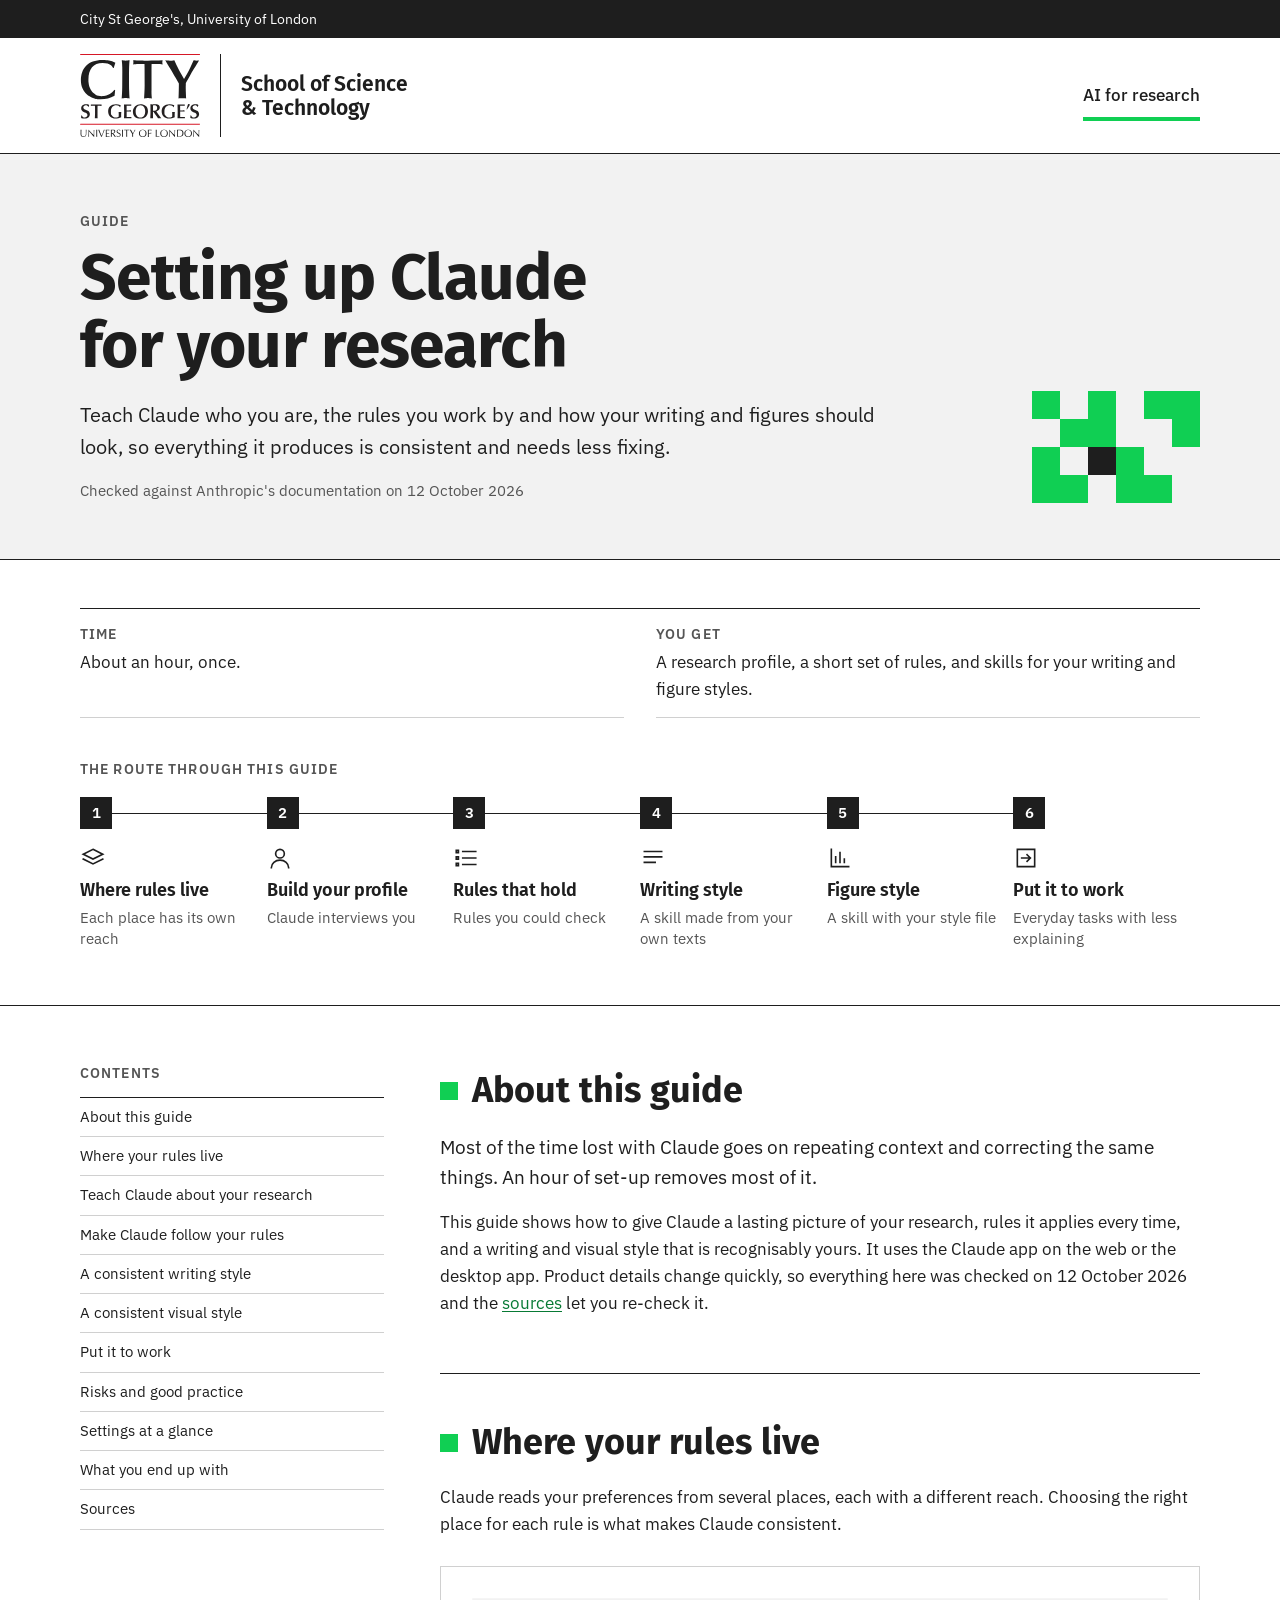
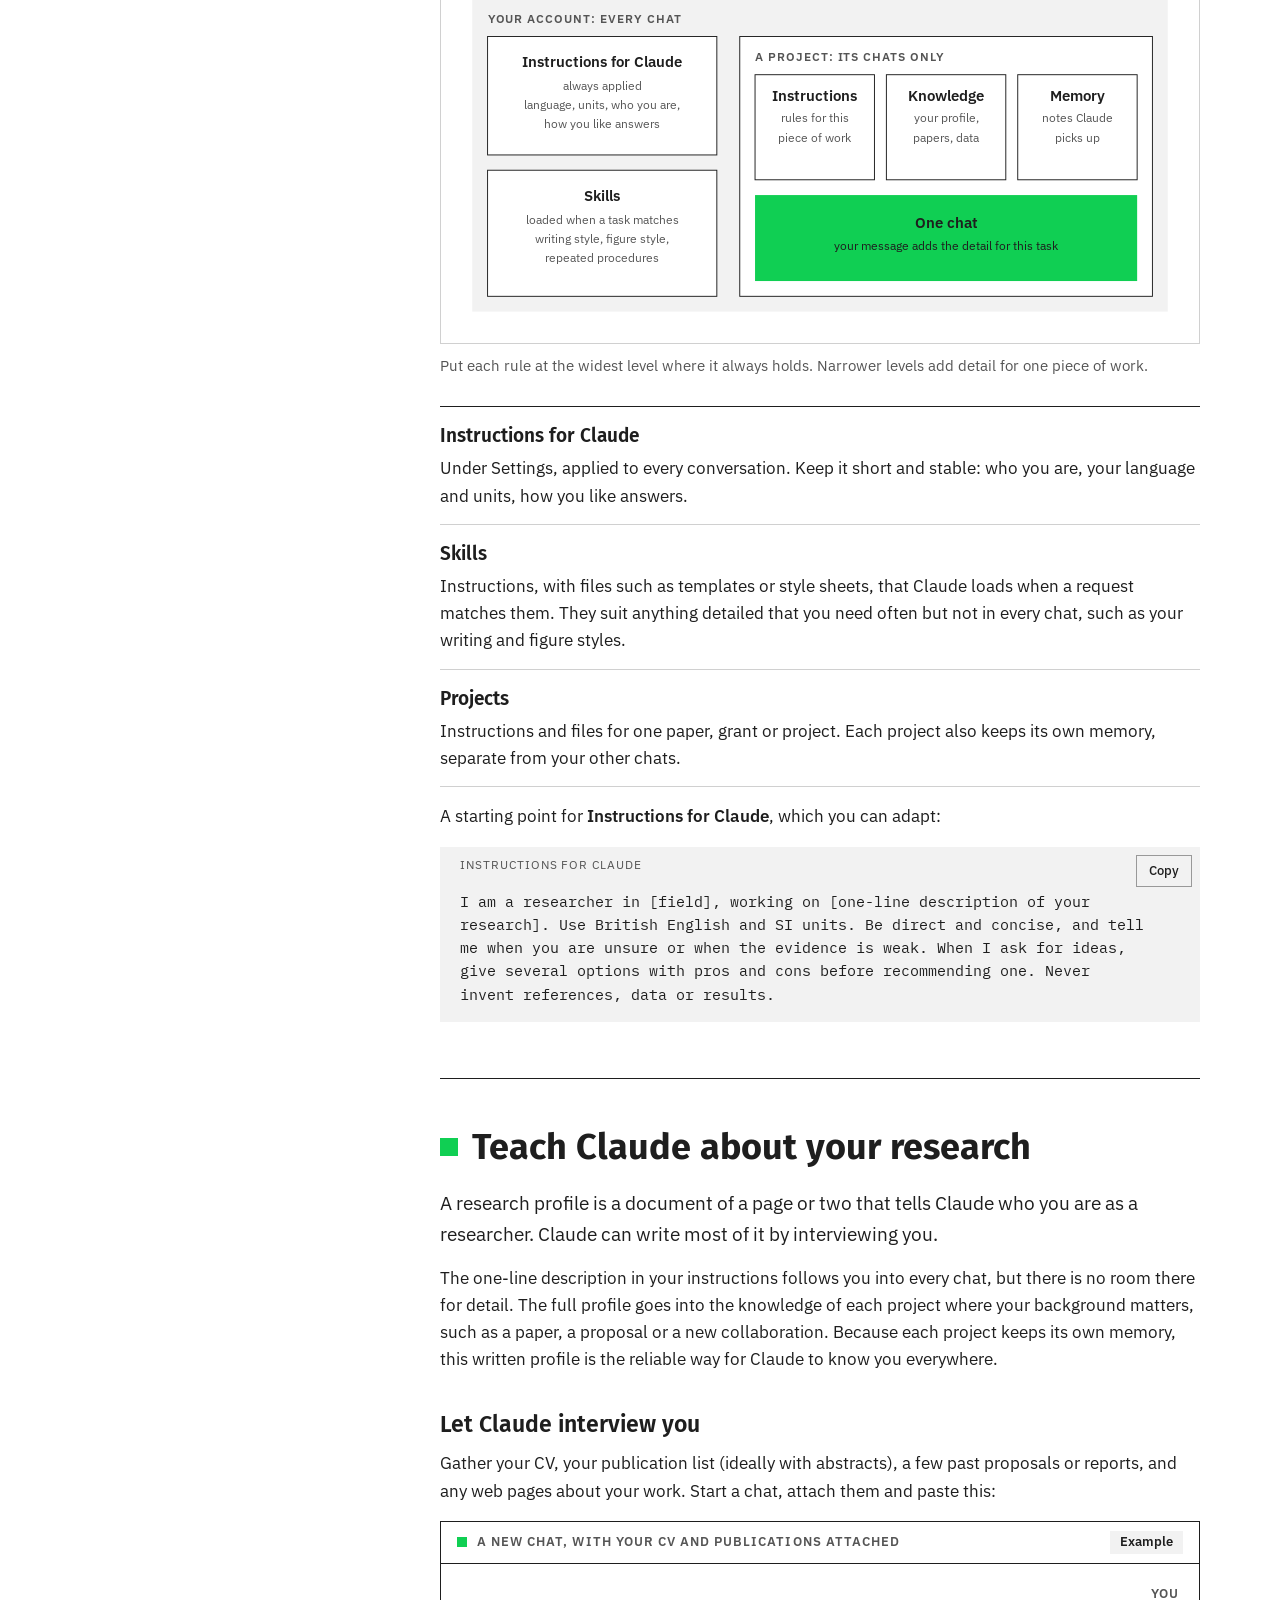
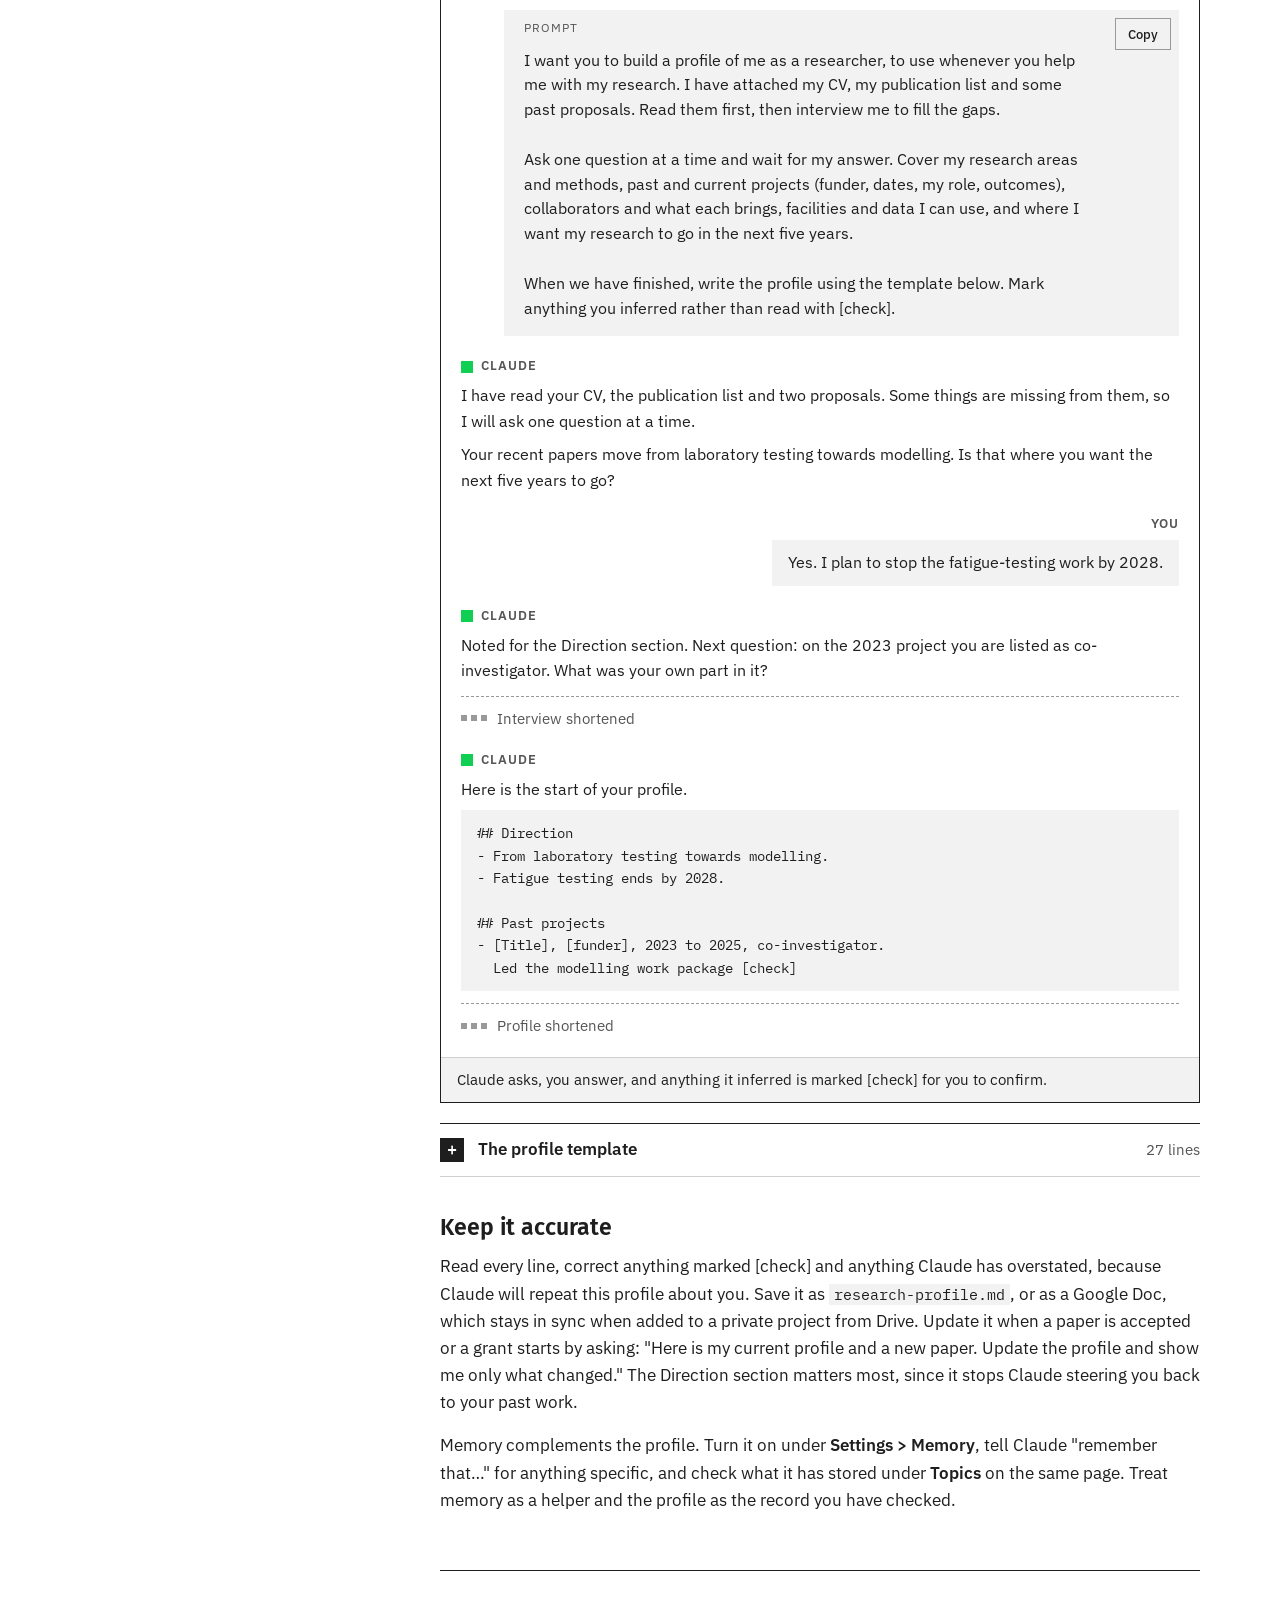
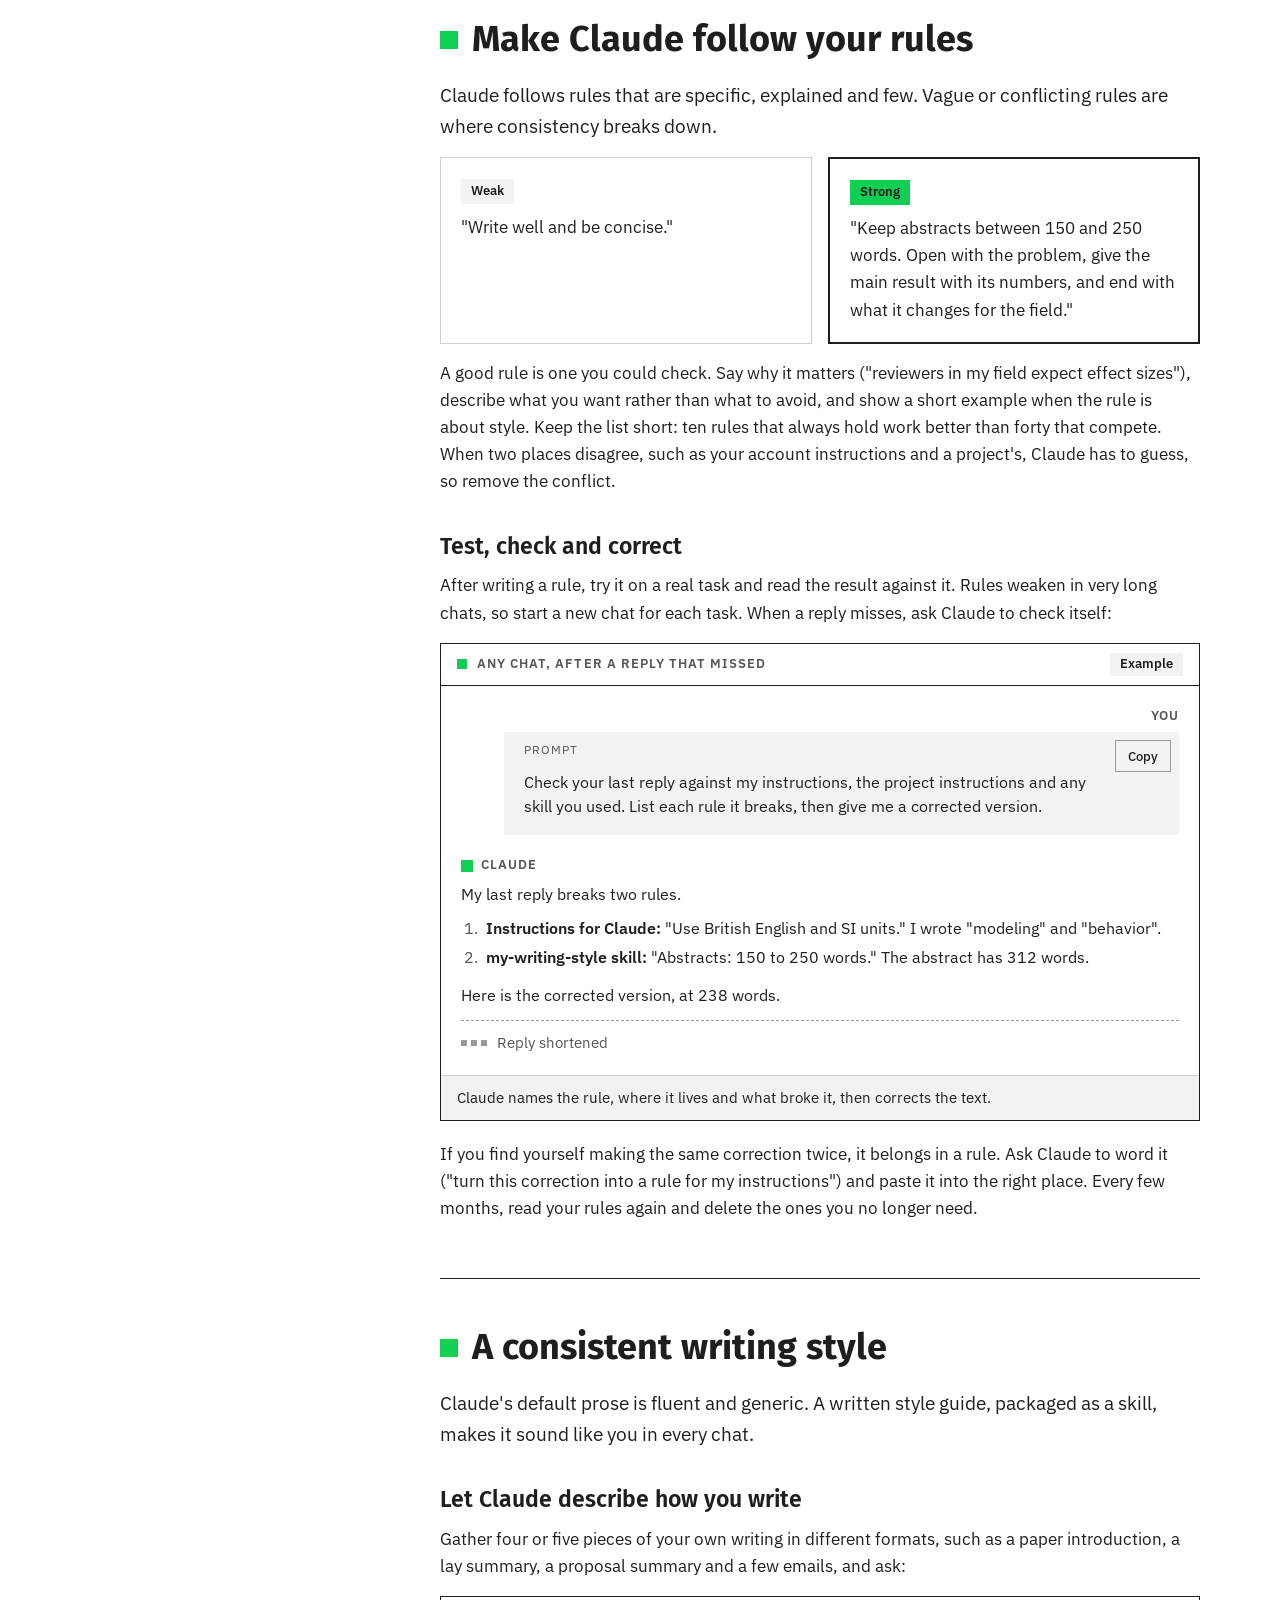
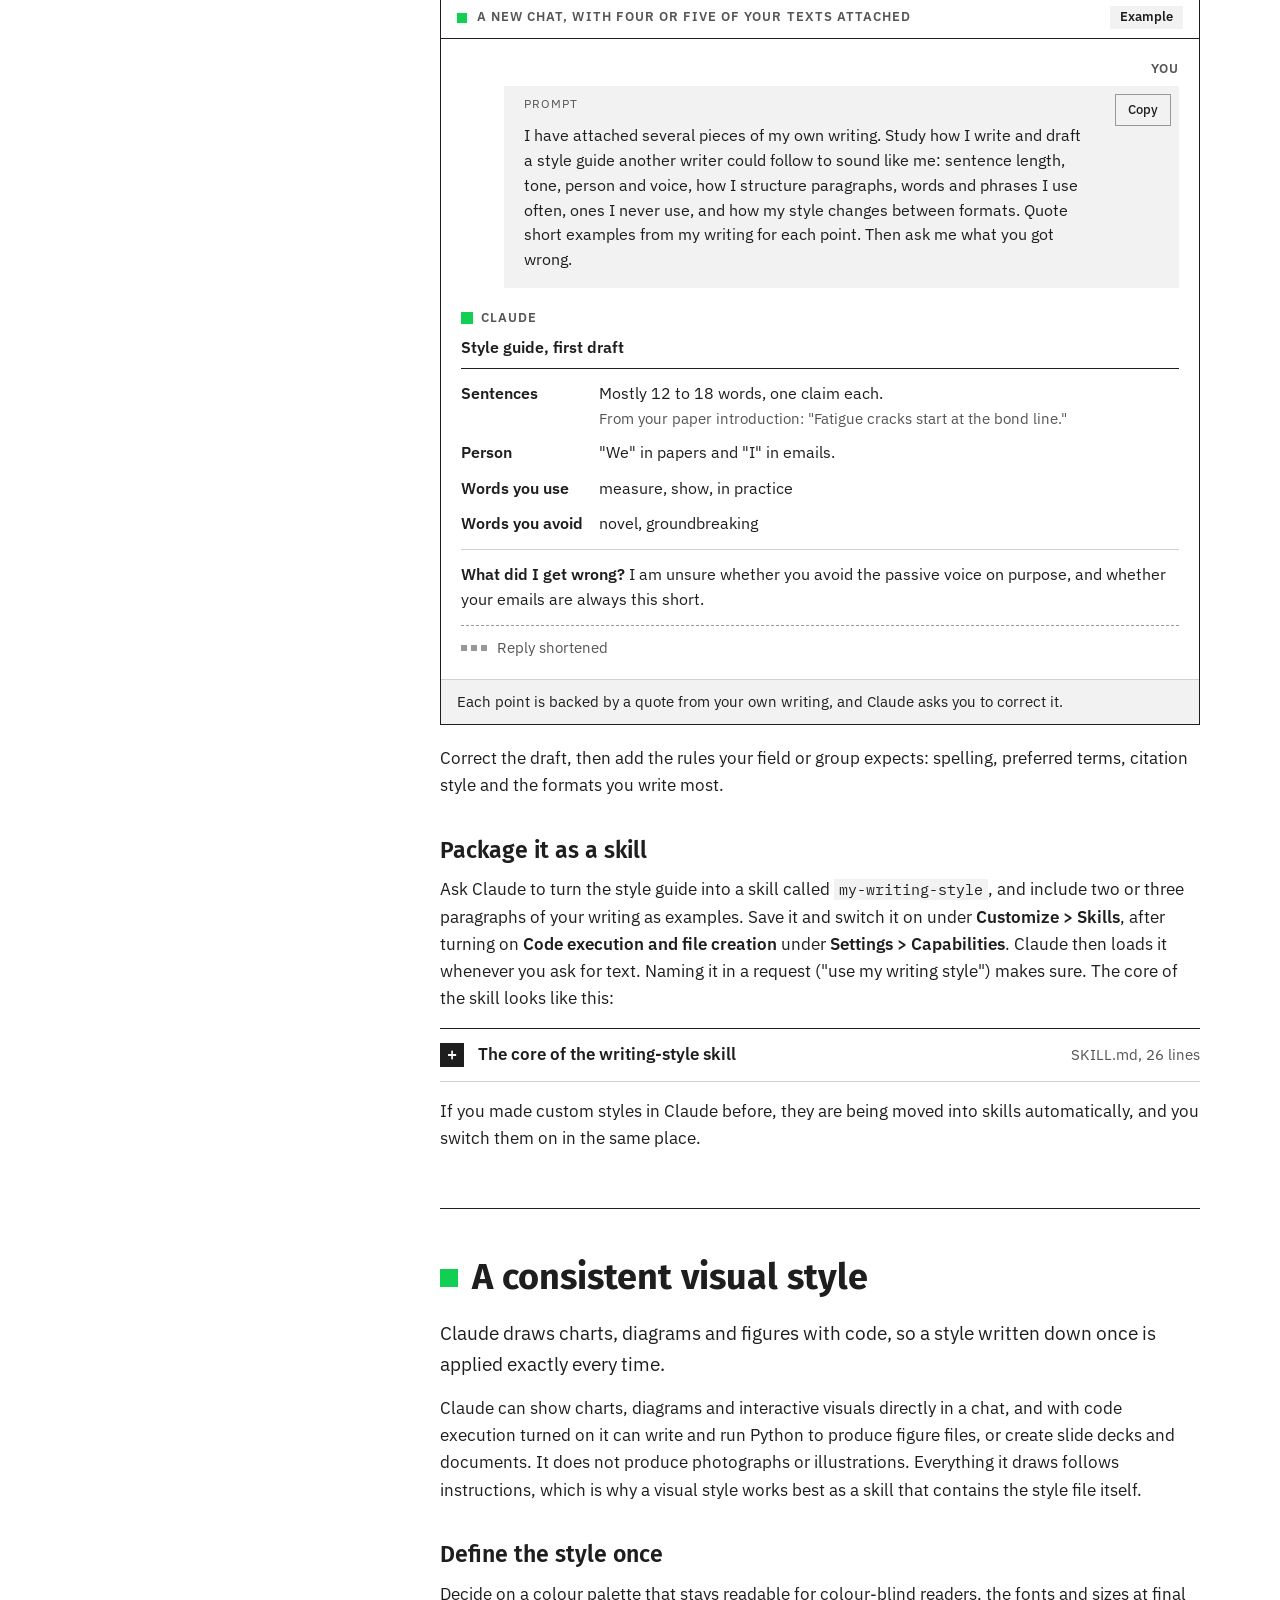
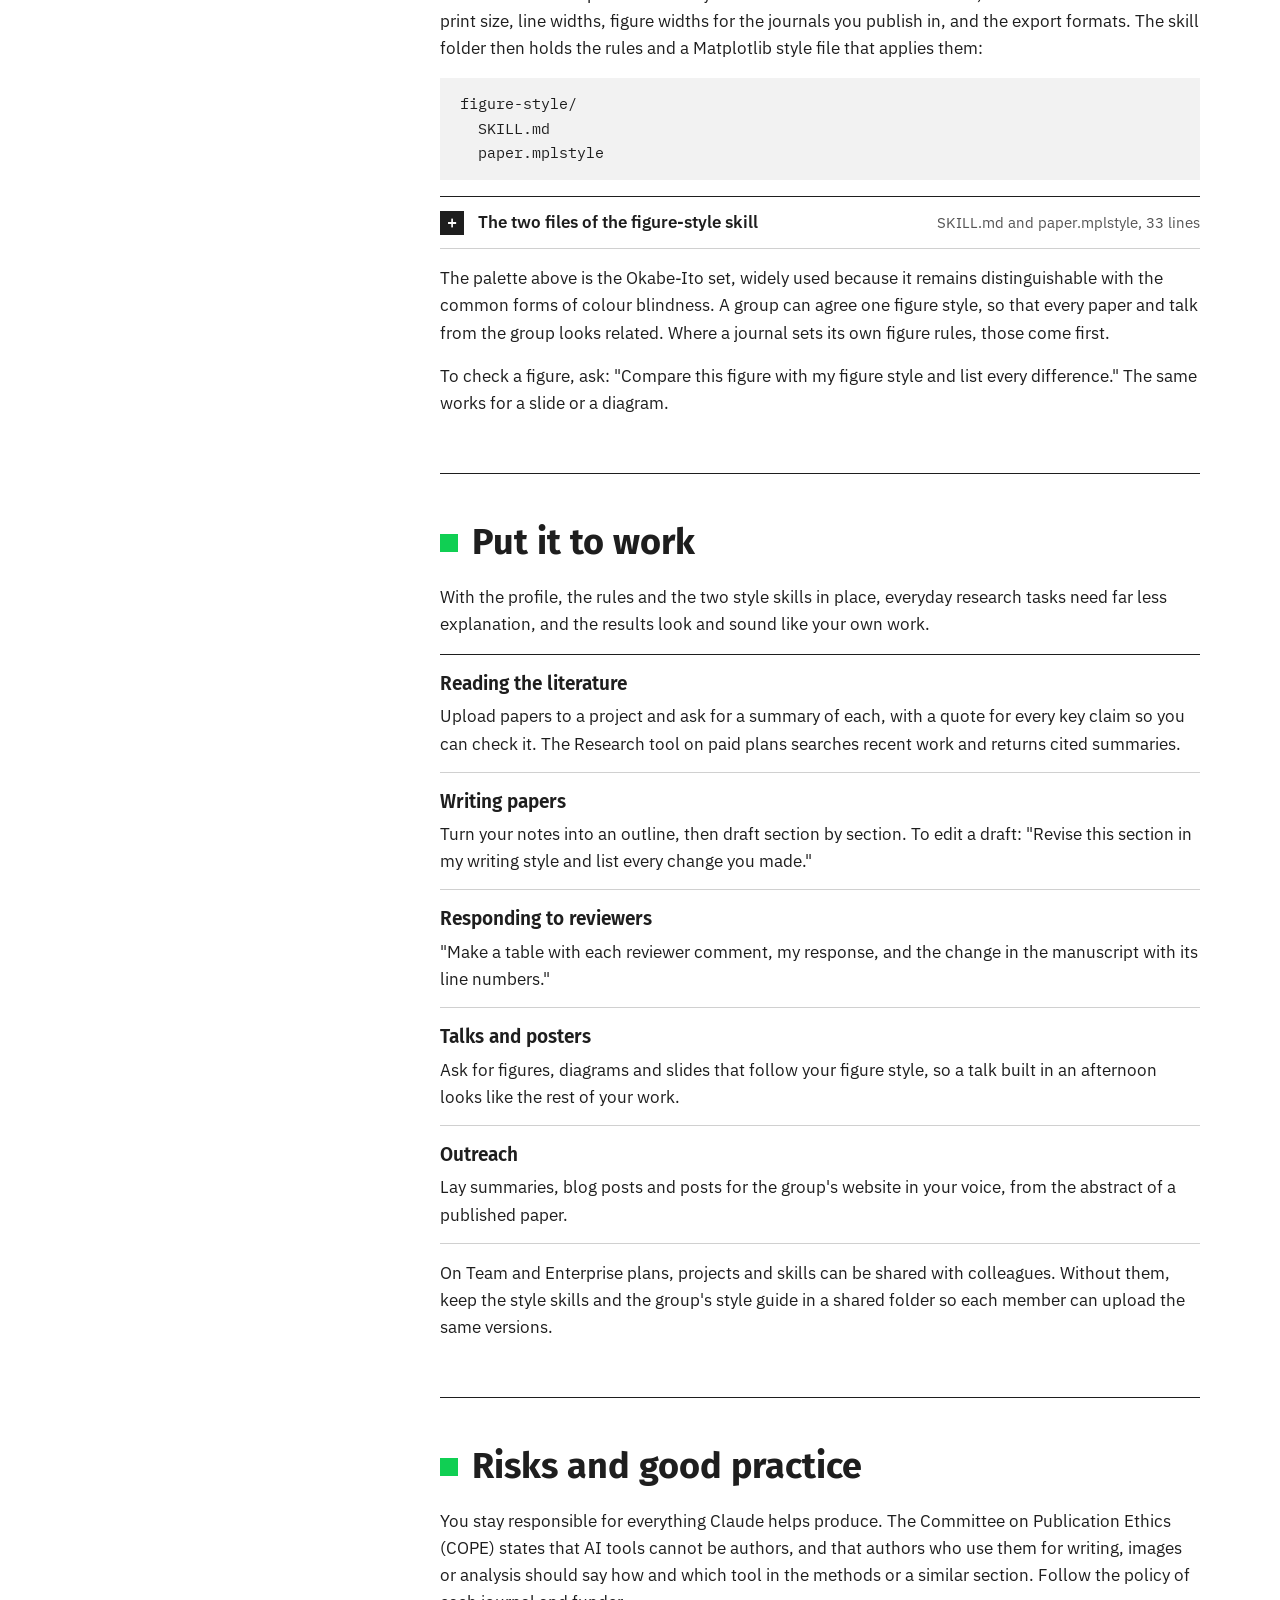
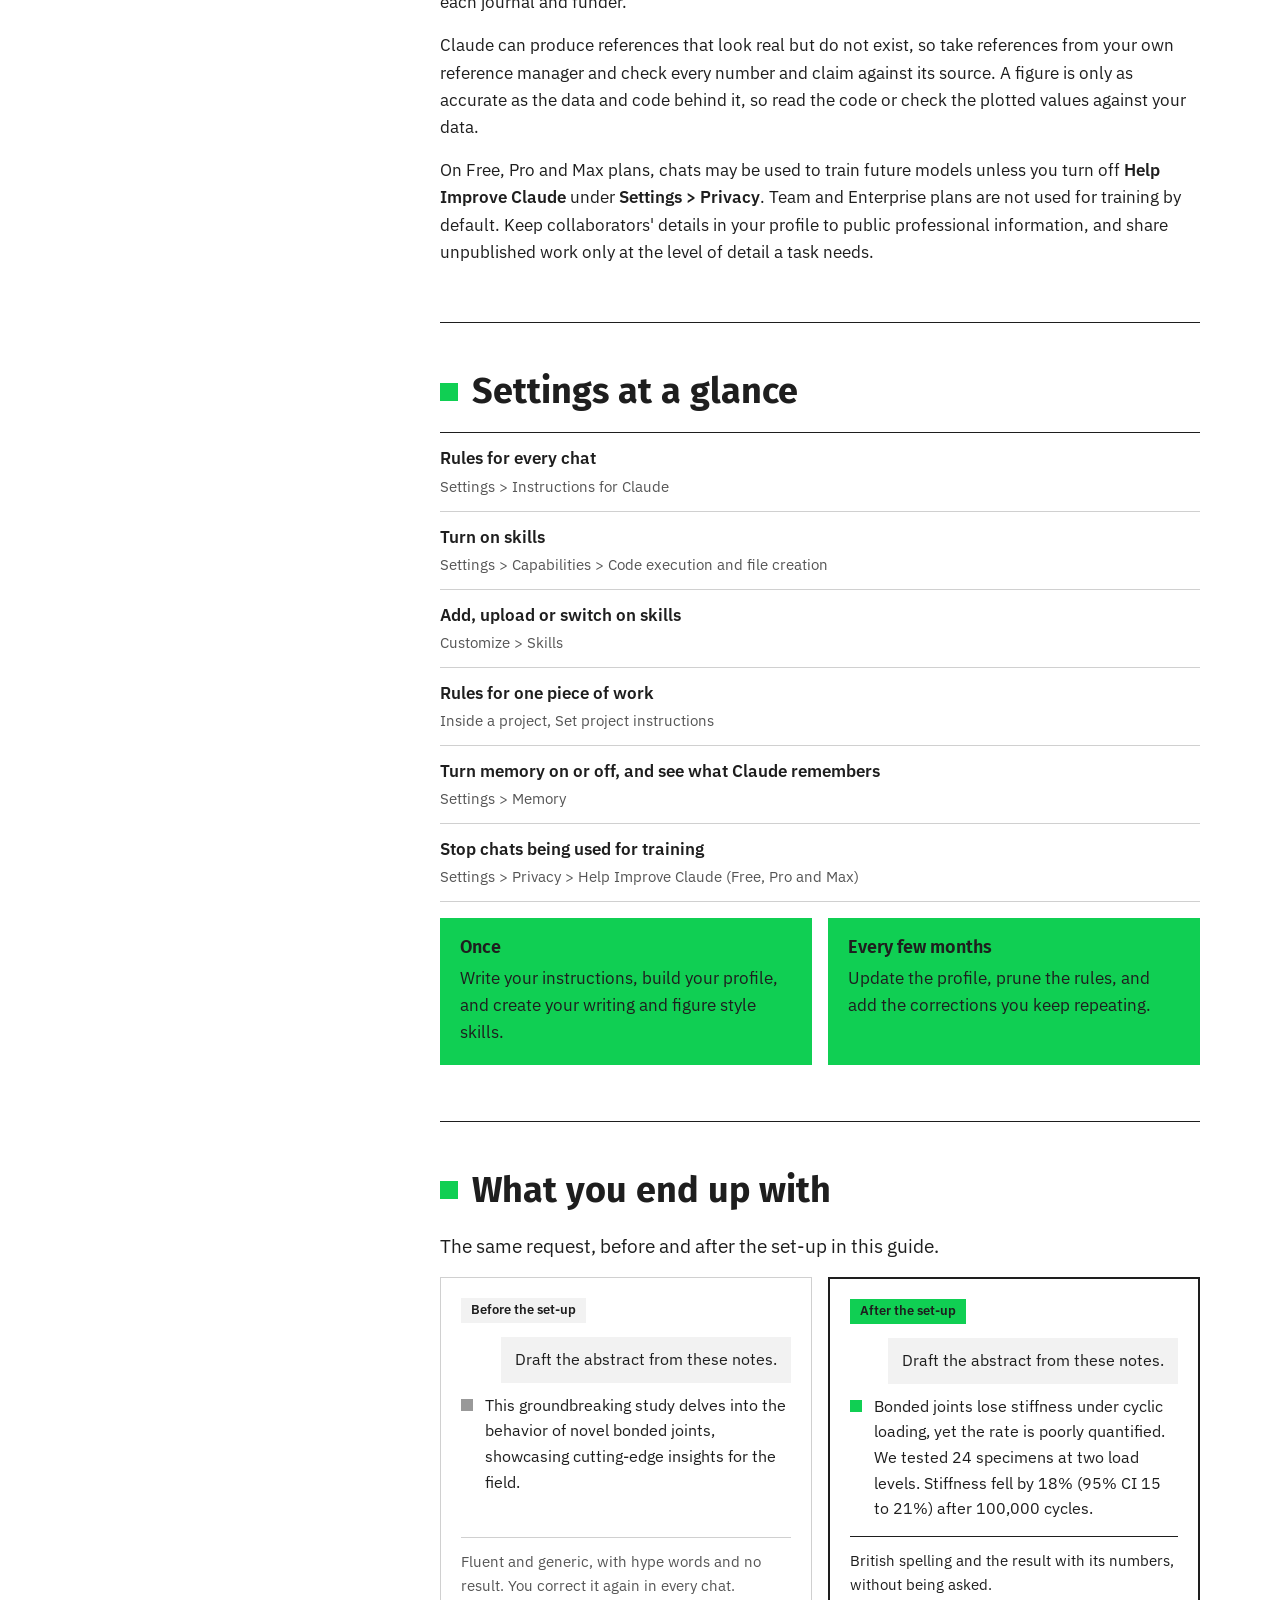
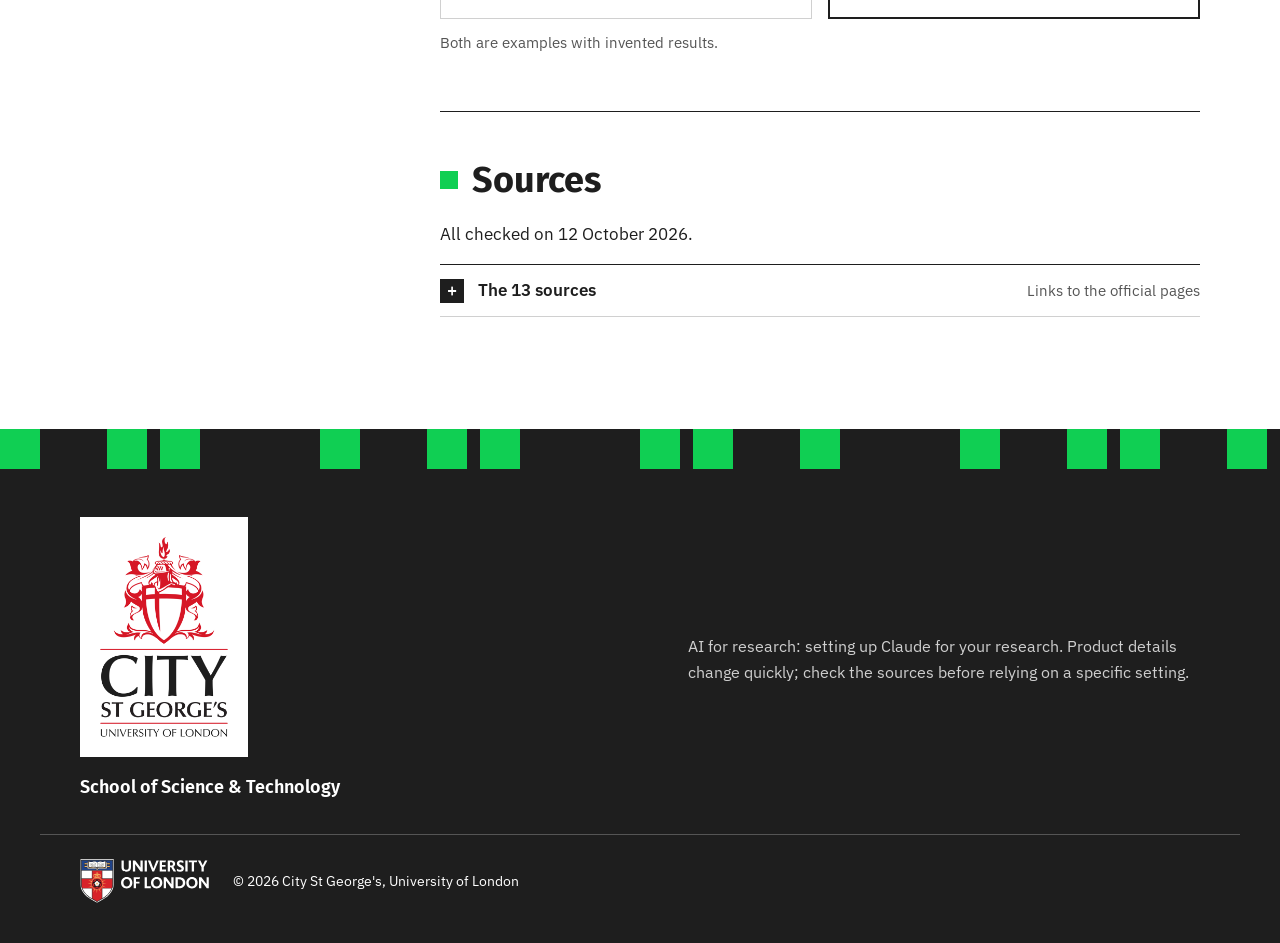
<file: setup/index.html>
<!DOCTYPE html>
<html lang="en-GB">
<head>
<meta charset="utf-8">
<meta name="viewport" content="width=device-width, initial-scale=1">
<title>Setting up Claude for your research</title>
<link rel="stylesheet" href="../fonts/fonts.css">
<style>
/* Layout: SST site shell (black utility bar, logo header, square-grid banner, black footer) around a contents rail and a single reading column. One light theme, as on the School site. */
:root {
  color-scheme: light;
  --ink: #1E1E1E;
  --paper: #FFFFFF;
  --green: #10CF53;
  --link: #087A35;
  --link-hover: #05592A;
  --muted: #555555;
  --rule: #D0D0D0;
  --surface: #F2F2F2;
  --font-head: 'Fira Sans', 'Helvetica Neue', Helvetica, Arial, sans-serif;
  --font-body: 'IBM Plex Sans', Arial, sans-serif;
  --font-mono: 'IBM Plex Mono', ui-monospace, Menlo, Consolas, monospace;
  --gutter: clamp(16px, 4vw, 40px);
}
* { box-sizing: border-box; }
body { margin: 0; background: var(--paper); color: var(--ink); font-family: var(--font-body); font-size: 17px; line-height: 1.6; }
a { color: var(--link); text-underline-offset: 2px; }
a:hover { color: var(--link-hover); }
a:focus-visible, button:focus-visible { outline: 3px solid var(--link); outline-offset: 2px; }
.wrap { max-width: 1200px; margin: 0 auto; padding-inline: var(--gutter); }

/* Header */
.utility { background: var(--ink); color: var(--paper); font-size: 14px; }
.utility .wrap { padding-block: 8px; }
.utility a { color: var(--paper); text-decoration: none; }
.masthead { border-bottom: 1px solid var(--ink); }
.masthead .wrap { padding-block: 16px; display: flex; flex-wrap: wrap; gap: 16px 40px; align-items: center; justify-content: space-between; }
.brand { display: flex; align-items: center; gap: 20px; text-decoration: none; color: var(--ink); }
.brand img { width: 120px; height: auto; display: block; }
.brand .divider { width: 1px; align-self: stretch; background: var(--ink); }
.brand .school { font-family: var(--font-head); font-weight: 600; font-size: 21px; line-height: 1.15; }
.masthead .section-name { font-weight: 500; font-size: 17px; padding: 12px 0 8px; border-bottom: 4px solid var(--green); }

/* Banner */
.banner { background: var(--surface); border-bottom: 1px solid var(--ink); }
.banner .wrap { display: grid; grid-template-columns: minmax(0, 1fr) auto; gap: 32px; align-items: end; padding-block: 56px; }
.eyebrow { margin: 0 0 12px; font-size: 14px; font-weight: 600; letter-spacing: 0.08em; text-transform: uppercase; color: var(--muted); }
.banner h1 { margin: 0; font-family: var(--font-head); font-weight: 700; font-size: clamp(40px, 6vw, 64px); line-height: 1.05; letter-spacing: -0.01em; text-wrap: balance; }
.banner .lede { margin: 20px 0 0; max-width: 40em; font-size: 20px; }
.banner .meta { margin: 16px 0 0; font-size: 15px; color: var(--muted); }
.squares { display: grid; grid-template-columns: repeat(6, 28px); grid-auto-rows: 28px; }
.squares span { background: transparent; }
.squares span.on { background: var(--green); }
.squares span.ink { background: var(--ink); }

/* Body grid */
.layout { display: flex; flex-wrap: wrap; gap: 56px; padding-block: 56px 96px; }
.toc { flex: 1 1 220px; min-width: 0; }
.toc nav { position: sticky; top: calc(env(safe-area-inset-top, 0px) + 24px); }
.toc h2 { margin: 0 0 12px; font-size: 14px; font-weight: 600; letter-spacing: 0.08em; text-transform: uppercase; color: var(--muted); }
.toc ol { list-style: none; margin: 0; padding: 0; border-top: 1px solid var(--ink); }
.toc li { border-bottom: 1px solid var(--rule); }
.toc a { display: block; padding: 9px 0; color: var(--ink); text-decoration: none; font-size: 15px; line-height: 1.35; }
.toc a:hover { color: var(--link); }
article { flex: 999 1 560px; min-width: 0; max-width: 760px; }

/* Article type */
article section { padding-top: 8px; }
article section + section { margin-top: 56px; padding-top: 48px; border-top: 1px solid var(--ink); }
article h2 { margin: 0 0 20px; font-family: var(--font-head); font-weight: 700; font-size: clamp(28px, 3.4vw, 36px); line-height: 1.15; text-wrap: balance; display: flex; align-items: center; gap: 14px; }
article h2::before { content: ""; flex: none; width: 18px; height: 18px; background: var(--green); }
article h3 { margin: 36px 0 12px; font-family: var(--font-head); font-weight: 600; font-size: 23px; line-height: 1.25; text-wrap: balance; }
article p { margin: 0 0 16px; }
article ul, article ol { margin: 0 0 16px; padding-left: 1.3em; display: flex; flex-direction: column; gap: 10px; }
article li { padding-left: 4px; }
article li::marker { color: var(--muted); }
article strong { font-weight: 600; }
.lead { font-size: 19px; }
code { font-family: var(--font-mono); font-size: 0.86em; background: var(--surface); padding: 1px 5px; }

/* Numbered steps: square counters */
ol.steps { list-style: none; padding: 0; counter-reset: step; gap: 14px; }
ol.steps > li { counter-increment: step; position: relative; padding-left: 48px; min-height: 32px; }
ol.steps > li::before { content: counter(step); position: absolute; left: 0; top: 0; width: 32px; height: 32px; background: var(--green); color: var(--ink); font-weight: 600; font-size: 15px; display: flex; align-items: center; justify-content: center; }

/* Ways list */
dl.options { margin: 0 0 16px; border-top: 1px solid var(--ink); }
dl.options div { padding: 14px 0; border-bottom: 1px solid var(--rule); }
dl.options dt { font-family: var(--font-head); font-weight: 600; font-size: 19px; }
dl.options dd { margin: 4px 0 0; }

/* Platform blocks */
.platform { margin: 24px 0; }
.platform h4 { margin: 0 0 8px; font-size: 14px; font-weight: 600; letter-spacing: 0.08em; text-transform: uppercase; }
.platform h4 span { background: var(--green); padding: 2px 8px; }

/* Code blocks */
.code { position: relative; margin: 0 0 16px; background: var(--ink); color: #F4F4F4; }
.code pre { margin: 0; padding: 16px 20px; padding-right: 88px; overflow-x: auto; font-family: var(--font-mono); font-size: 14.5px; line-height: 1.6; }
.code pre code { background: none; padding: 0; font-size: inherit; color: inherit; }
.code .copy { position: absolute; top: 8px; right: 8px; min-height: 32px; padding: 4px 12px; border: 1px solid #777; background: transparent; color: #F4F4F4; font: 500 13px var(--font-body); cursor: pointer; }
.code .copy:hover { border-color: var(--green); color: var(--green); }
.code .label { display: block; padding: 8px 20px 0; font-size: 12px; letter-spacing: 0.08em; text-transform: uppercase; color: #A8A8A8; }
.code.light { background: var(--surface); color: var(--ink); border-left: 0; }
.code.light .copy { border-color: #999; color: var(--ink); }
.code.light .copy:hover { border-color: var(--link); color: var(--link); }
.code.light .label { color: var(--muted); }

/* Example prompt pair */
.compare { display: grid; grid-template-columns: repeat(auto-fit, minmax(240px, 1fr)); gap: 16px; margin: 0 0 16px; }
.compare div { padding: 18px 20px; border: 1px solid var(--rule); }
.compare div.good { border: 2px solid var(--ink); }
.compare .tag { display: inline-block; font-size: 13px; font-weight: 600; padding: 2px 10px; margin-bottom: 10px; background: var(--surface); }
.compare .good .tag { background: var(--green); }
.compare p { margin: 0; }

/* Quote list */
ul.prompts { list-style: none; padding: 0; gap: 0; border-top: 1px solid var(--ink); }
ul.prompts li { padding: 12px 0 12px 28px; border-bottom: 1px solid var(--rule); position: relative; }
ul.prompts li::before { content: ""; position: absolute; left: 0; top: 21px; width: 10px; height: 10px; background: var(--green); }

/* Figure */
figure { margin: 28px 0; }
.figure-box { overflow-x: auto; border: 1px solid var(--rule); padding: 16px; }
.figure-box svg { display: block; width: 100%; min-width: 560px; height: auto; }
figcaption { margin-top: 10px; font-size: 15px; color: var(--muted); }

/* Quick reference */
.table-box { overflow-x: auto; margin: 0 0 20px; }
table { border-collapse: collapse; width: 100%; font-size: 16px; }
th, td { text-align: left; vertical-align: top; padding: 10px 16px 10px 0; border-bottom: 1px solid var(--rule); }
th { font-size: 14px; font-weight: 600; letter-spacing: 0.08em; text-transform: uppercase; color: var(--muted); border-bottom: 1px solid var(--ink); }
td:first-child { white-space: nowrap; }
.rule-pair { display: grid; grid-template-columns: repeat(auto-fit, minmax(240px, 1fr)); gap: 16px; }
.rule-pair div { background: var(--green); padding: 18px 20px; }
.rule-pair h3 { margin: 0 0 6px; font-size: 18px; }
.rule-pair p { margin: 0; }

.sources li { font-size: 16px; }

/* VS Code walkthrough */
.sub { margin: 0 0 8px; padding: 20px 0 4px; border-top: 1px solid var(--rule); }
.sub h4 { margin: 0 0 12px; font-family: var(--font-head); font-weight: 600; font-size: 19px; line-height: 1.3; display: flex; align-items: center; gap: 12px; }
.sub h4 span { flex: none; width: 28px; height: 28px; background: var(--ink); color: var(--paper); font-family: var(--font-body); font-size: 14px; display: flex; align-items: center; justify-content: center; }
.note-box { background: var(--surface); padding: 14px 18px; border-left: 6px solid var(--green); }
kbd { font-family: var(--font-mono); font-size: 0.8em; padding: 1px 6px; border: 1px solid #B8B8B8; border-bottom-width: 2px; background: var(--paper); white-space: nowrap; }
h4.mini { margin: 28px 0 10px; font-size: 14px; font-weight: 600; letter-spacing: 0.08em; text-transform: uppercase; color: var(--muted); }
ul.keys { list-style: none; padding: 0; gap: 0; border-top: 1px solid var(--ink); margin-bottom: 24px; }
ul.keys li { display: flex; flex-wrap: wrap; justify-content: space-between; gap: 4px 16px; padding: 10px 0; border-bottom: 1px solid var(--rule); font-size: 16px; }

/* Footer */
footer { background: var(--ink); color: var(--paper); font-size: 16px; }
footer a { color: var(--paper); }
.strip { display: grid; grid-template-columns: repeat(24, minmax(0, 1fr)); }
.strip span { aspect-ratio: 1 / 1; max-height: 40px; }
.strip span.on { background: var(--green); }
footer .top { display: flex; flex-wrap: wrap; gap: 40px; align-items: center; justify-content: space-between; padding-block: 48px 32px; }
footer .logo-box { display: block; width: 168px; background: var(--paper); padding: 16px; }
footer .logo-box img { width: 100%; height: auto; display: block; }
footer .school { margin: 16px 0 0; font-family: var(--font-head); font-weight: 600; font-size: 18px; }
footer .note { max-width: 32em; margin: 0; color: #CFCFCF; }
footer .bottom { display: flex; flex-wrap: wrap; gap: 16px 24px; align-items: center; padding-block: 24px 40px; border-top: 1px solid var(--muted); font-size: 14px; }
footer .bottom img { height: 44px; width: auto; display: block; }

@media (max-width: 720px) {
  .banner .wrap { grid-template-columns: 1fr; padding-block: 40px; }
  .squares { display: none; }
  .toc nav { position: static; }
  .layout { padding-block: 32px 64px; gap: 40px; }
  body { font-size: 16px; }
}
@media (prefers-reduced-motion: reduce) { * { scroll-behavior: auto !important; } }
html { scroll-behavior: smooth; }
[id] { scroll-margin-top: 24px; }

/* Proposal guide additions */
ol.stages { list-style: none; margin: 0 0 12px; padding: 0; display: grid; grid-template-columns: repeat(auto-fit, minmax(112px, 1fr)); gap: 0; border-top: 1px solid var(--ink); counter-reset: stage; }
ol.stages li { counter-increment: stage; padding: 14px 12px 14px 0; border-bottom: 1px solid var(--rule); display: flex; flex-direction: column; gap: 4px; }
ol.stages li::before { content: counter(stage); width: 28px; height: 28px; display: flex; align-items: center; justify-content: center; font-size: 14px; font-weight: 600; background: var(--ink); color: var(--paper); margin-bottom: 6px; }
ol.stages li.open::before { background: var(--green); color: var(--ink); }
ol.stages li strong { font-family: var(--font-head); font-size: 18px; }
ol.stages li span { font-size: 15px; color: var(--muted); line-height: 1.4; }
.legend { display: flex; flex-wrap: wrap; gap: 8px 24px; font-size: 15px; color: var(--muted); margin: 0 0 20px; }
.legend span { display: inline-flex; align-items: center; gap: 8px; }
.legend i { width: 14px; height: 14px; display: inline-block; }
.option-card { border: 2px solid var(--ink); padding: 18px 20px; margin: 0 0 16px; }
.option-card .tag { display: inline-block; font-size: 13px; font-weight: 600; padding: 2px 10px; margin-bottom: 10px; background: var(--green); }
.option-card h4 { margin: 0 0 8px; font-family: var(--font-head); font-size: 19px; }
.option-card dl { margin: 0; display: grid; grid-template-columns: auto minmax(0, 1fr); gap: 6px 16px; font-size: 16px; }
.option-card dt { font-weight: 600; }
.option-card dd { margin: 0; }
ul.settings { list-style: none; padding: 0; gap: 0; border-top: 1px solid var(--ink); }
ul.settings li { padding: 12px 0; border-bottom: 1px solid var(--rule); display: flex; flex-direction: column; gap: 2px; }
ul.settings li strong { font-weight: 600; }
ul.settings li span { font-size: 15px; color: var(--muted); }
@media (max-width: 520px) { .option-card dl { grid-template-columns: 1fr; gap: 2px; } .option-card dd { margin-bottom: 8px; } }
.tree { margin: 0 0 16px; padding: 14px 20px; background: var(--surface); font-family: var(--font-mono); font-size: 14.5px; line-height: 1.7; white-space: pre; overflow-x: auto; }

/* ---------- Visual edition additions ----------
   Four parts, all built from the same squares, rules and colours as the rest of the page:
   1. .glance   the result panel and route map under the banner
   2. .chat     a drawn chat window holding a prompt and an example reply
   3. .fold     reference material that opens on demand (plain <details>, no script needed)
   4. .route    the numbered route, each step a link to its section */
img { max-width: 100%; }

.glance { border-bottom: 1px solid var(--ink); }
.glance .wrap { padding-block: 48px 56px; display: flex; flex-direction: column; gap: 40px; }
.glance h2 { margin: 0 0 16px; font-family: var(--font-body); font-size: 14px; font-weight: 600; letter-spacing: 0.08em; text-transform: uppercase; color: var(--muted); }
.result-pair { display: grid; grid-template-columns: repeat(auto-fit, minmax(280px, 1fr)); gap: 16px; }
.result-card { min-width: 0; border: 1px solid var(--rule); padding: 20px; display: flex; flex-direction: column; gap: 14px; }
.result-card.good { border: 2px solid var(--ink); }
.result-card .tag { align-self: flex-start; font-size: 13px; font-weight: 600; padding: 2px 10px; background: var(--surface); }
.result-card.good .tag { background: var(--green); }
.result-card .verdict { margin: auto 0 0; padding-top: 12px; border-top: 1px solid var(--rule); font-size: 15px; color: var(--muted); }
.result-card.good .verdict { color: var(--ink); border-top-color: var(--ink); }
article .example-note, .example-note { margin: 12px 0 0; font-size: 15px; color: var(--muted); }
.mini { display: flex; flex-direction: column; gap: 10px; }
.say { margin: 0; align-self: flex-end; max-width: 92%; background: var(--surface); padding: 10px 14px; font-size: 16px; }
.ans { margin: 0; position: relative; padding-left: 24px; font-size: 16px; }
.ans::before { content: ""; position: absolute; left: 0; top: 0.42em; width: 12px; height: 12px; background: #999999; }
.good .ans::before { background: var(--green); }
dl.brief { margin: 0; display: grid; grid-template-columns: minmax(96px, auto) minmax(0, 1fr); gap: 10px 16px; font-size: 16px; }
dl.brief dt { font-weight: 600; }
dl.brief dd { margin: 0; }
.src { display: block; font-size: 14.5px; color: var(--muted); }
.nf { display: inline-block; font-family: var(--font-mono); font-size: 13px; font-weight: 500; line-height: 1.5; padding: 0 6px; border: 1px solid var(--ink); white-space: nowrap; }
.tree { margin: 0 0 16px; padding: 14px 20px; background: var(--surface); font-family: var(--font-mono); font-size: 14.5px; line-height: 1.7; white-space: pre; overflow-x: auto; }
.tree.small { margin: 0; padding: 12px 16px; font-size: 14px; }
.result-card table { font-size: 15px; font-variant-numeric: tabular-nums; }
.result-card th, .result-card td { padding: 6px 12px 6px 0; }
dl.facts { margin: 0; display: grid; grid-template-columns: repeat(auto-fit, minmax(240px, 1fr)); gap: 0 32px; border-top: 1px solid var(--ink); }
dl.facts div { padding: 14px 0; border-bottom: 1px solid var(--rule); }
dl.facts dt { font-size: 14px; font-weight: 600; letter-spacing: 0.08em; text-transform: uppercase; color: var(--muted); }
dl.facts dd { margin: 4px 0 0; }

/* Route map: a vertical list on small screens, one row on wide ones */
ol.route { list-style: none; margin: 0; padding: 0; display: grid; grid-template-columns: 1fr; }
ol.route li { min-width: 0; }
ol.route a { position: relative; display: grid; grid-template-columns: 32px minmax(0, 1fr); column-gap: 16px; padding-bottom: 20px; color: var(--ink); text-decoration: none; }
ol.route .n { grid-row: 1 / span 3; align-self: start; position: relative; z-index: 1; width: 32px; height: 32px; display: flex; align-items: center; justify-content: center; background: var(--ink); color: var(--paper); font-size: 15px; font-weight: 600; }
ol.route li:not(:last-child) a::after { content: ""; position: absolute; left: 16px; top: 32px; bottom: 0; width: 1px; background: var(--ink); }
ol.route .ico { display: none; }
ol.route strong { font-family: var(--font-head); font-weight: 600; font-size: 18px; line-height: 1.25; }
ol.route .sub-line { font-size: 15px; line-height: 1.4; color: var(--muted); }
ol.route .chip { justify-self: start; align-self: flex-start; font-size: 12px; font-weight: 600; padding: 0 8px; background: var(--surface); margin-top: 4px; }
ol.route a:hover .n, ol.route a:focus-visible .n { background: var(--green); color: var(--ink); }
ol.route a:hover strong { text-decoration: underline; text-underline-offset: 3px; }
.ico { width: 26px; height: 26px; fill: none; stroke: currentColor; stroke-width: 1.5; stroke-linecap: square; stroke-linejoin: miter; }
@media (min-width: 900px) {
  ol.route { grid-template-columns: repeat(var(--n, 6), minmax(0, 1fr)); }
  ol.route a { display: flex; flex-direction: column; gap: 6px; height: 100%; padding: 0 16px 0 0; }
  ol.route .n { margin-bottom: 10px; }
  ol.route li:not(:last-child) a::after { left: 32px; right: 0; top: 16px; bottom: auto; width: auto; height: 1px; }
  ol.route .ico { display: block; margin-bottom: 2px; }
}

/* Chat window */
figure.chat { margin: 0 0 20px; border: 1px solid var(--ink); background: var(--paper); }
.chat-bar { display: flex; flex-wrap: wrap; align-items: center; gap: 6px 10px; padding: 9px 16px; border-bottom: 1px solid var(--ink); font-size: 13px; font-weight: 600; letter-spacing: 0.08em; text-transform: uppercase; color: var(--muted); }
.chat-bar::before { content: ""; flex: none; width: 10px; height: 10px; background: var(--green); }
.chat-bar .tag { margin-left: auto; padding: 1px 10px; background: var(--surface); color: var(--ink); letter-spacing: 0; text-transform: none; }
.chat-body { display: flex; flex-direction: column; gap: 20px; padding: 20px; }
.msg { min-width: 0; }
.msg .who { display: flex; align-items: center; gap: 8px; margin: 0 0 6px; font-size: 13px; font-weight: 600; letter-spacing: 0.08em; text-transform: uppercase; color: var(--muted); }
.msg.you { align-self: flex-end; max-width: 94%; }
.msg.you .who { justify-content: flex-end; }
.msg.claude .who::before { content: ""; width: 12px; height: 12px; background: var(--green); }
.msg.you .code { margin: 0; }
.msg.you .code pre { font-family: var(--font-body); font-size: 16px; line-height: 1.55; white-space: pre-wrap; overflow-wrap: anywhere; padding-top: 10px; }
.msg.you .code pre code { font-family: inherit; }
.msg.you .code.clamped pre { max-height: 190px; overflow: hidden; -webkit-mask-image: linear-gradient(#000 55%, transparent); mask-image: linear-gradient(#000 55%, transparent); }
.more { display: block; width: 100%; min-height: 36px; padding: 6px 20px; border: 0; border-top: 1px solid var(--rule); background: transparent; color: var(--link); font: 500 14.5px var(--font-body); text-align: left; cursor: pointer; }
.more:hover { color: var(--link-hover); text-decoration: underline; }
.bubble { margin: 0; background: var(--surface); padding: 10px 16px; font-size: 16px; }
article .msg p.bubble { margin: 0; }
.reply { font-size: 16px; }
article .reply p { margin: 0 0 8px; }
article .reply ul, article .reply ol { gap: 4px; margin-bottom: 12px; }
article .reply > :last-child { margin-bottom: 0; }
.reply dl.brief { margin-bottom: 12px; padding: 12px 0; border-top: 1px solid var(--ink); border-bottom: 1px solid var(--rule); }
.reply .option-card { margin: 4px 0 12px; }
.reply .chip { font-size: 12px; font-weight: 600; padding: 1px 8px; background: var(--surface); white-space: nowrap; }
.reply .table-box { margin-bottom: 12px; }
.reply table { font-size: 15px; }
.reply td:first-child { white-space: normal; font-weight: 600; }
.reply td:nth-child(2) { white-space: nowrap; font-variant-numeric: tabular-nums; }
.reply .doc { margin: 0 0 12px; padding: 12px 16px; background: var(--surface); font-family: var(--font-mono); font-size: 14px; line-height: 1.6; white-space: pre-wrap; }
article .reply p.cut, .cut { display: flex; align-items: center; gap: 10px; margin: 12px 0 0; padding-top: 10px; border-top: 1px dashed #999999; font-size: 14.5px; color: var(--muted); }
.cut::before { content: ""; flex: none; width: 26px; height: 6px; background: linear-gradient(90deg, #999999 0 6px, transparent 6px 10px, #999999 10px 16px, transparent 16px 20px, #999999 20px 26px); }
.ask { display: flex; flex-wrap: wrap; align-items: center; gap: 8px 16px; padding: 12px 16px; border: 1px solid var(--ink); font-size: 15px; }
.ask .what { flex: 1 1 220px; min-width: 0; }
.ask .what span { display: block; font-size: 13px; font-weight: 600; letter-spacing: 0.08em; text-transform: uppercase; color: var(--muted); }
.ask .btn { padding: 2px 14px; border: 1px solid var(--ink); font-weight: 500; }
.ask .btn.yes { background: var(--green); }
.diff { margin: 0 0 12px; background: var(--surface); font-family: var(--font-mono); font-size: 14px; line-height: 1.7; overflow-x: auto; }
.diff span { display: block; padding: 0 16px; white-space: pre; }
.diff .file { padding-block: 6px; color: var(--muted); border-bottom: 1px solid var(--rule); }
.diff .del { text-decoration: line-through; text-decoration-color: #999999; color: var(--muted); }
.diff .add { background: rgba(16, 207, 83, 0.28); }
figure.chat figcaption { margin: 0; padding: 10px 16px; border-top: 1px solid var(--rule); background: var(--surface); font-size: 15px; color: var(--ink); }

/* Folds */
details.fold { margin: 0 0 16px; border-top: 1px solid var(--ink); border-bottom: 1px solid var(--rule); }
details.fold > summary { list-style: none; cursor: pointer; display: flex; flex-wrap: wrap; align-items: center; gap: 4px 14px; padding: 12px 0; font-weight: 600; }
details.fold > summary::-webkit-details-marker { display: none; }
details.fold > summary::before { content: "+"; flex: none; width: 24px; height: 24px; display: flex; align-items: center; justify-content: center; background: var(--ink); color: var(--paper); font: 500 17px/1 var(--font-mono); }
details.fold[open] > summary::before { content: "\2212"; background: var(--green); color: var(--ink); }
details.fold > summary:hover .t { text-decoration: underline; text-underline-offset: 3px; }
details.fold > summary:focus-visible { outline: 3px solid var(--link); outline-offset: 2px; }
details.fold > summary .hint { margin-left: auto; font-weight: 400; font-size: 15px; color: var(--muted); }
details.fold > summary h3 { margin: 0; font-size: 21px; }
details.fold.big { margin-top: 32px; }
.fold-body { padding: 8px 0 4px; }
.fold-body > :last-child { margin-bottom: 12px; }
@media (max-width: 520px) {
  dl.brief { grid-template-columns: 1fr; gap: 2px; }
  dl.brief dd { margin-bottom: 10px; }
  .chat-body { padding: 14px; }
  details.fold > summary .hint { margin-left: 38px; flex-basis: 100%; }
}
@media print { .more, .copy { display: none; } .msg.you .code.clamped pre { max-height: none; -webkit-mask-image: none; mask-image: none; } }
a.section-name { color: var(--ink); text-decoration: none; }
a.section-name:hover { color: var(--link); }
</style>
</head>
<body>
<header>
  <div class="utility"><div class="wrap"><a href="https://www.citystgeorges.ac.uk">City St George's, University of London</a></div></div>
  <div class="masthead"><div class="wrap">
    <div class="brand">
      <img src="[data-uri]" alt="City St George's, University of London">
      <span class="divider" aria-hidden="true"></span>
      <span class="school">School of Science<br>&amp; Technology</span>
    </div>
    <a class="section-name" href="../">AI for research</a>
  </div></div>
</header>

<div class="banner">
  <div class="wrap">
    <div>
      <p class="eyebrow">Guide</p>
      <h1>Setting up Claude for your research</h1>
      <p class="lede">Teach Claude who you are, the rules you work by and how your writing and figures should look, so everything it produces is consistent and needs less fixing.</p>
      <p class="meta">Checked against Anthropic's documentation on 12 October 2026</p>
    </div>
    <div class="squares" aria-hidden="true">
      <span class="on"></span><span></span><span class="on"></span><span></span><span class="on"></span><span class="on"></span>
      <span></span><span class="on"></span><span class="on"></span><span></span><span></span><span class="on"></span>
      <span class="on"></span><span></span><span class="ink"></span><span class="on"></span><span></span><span></span>
      <span class="on"></span><span class="on"></span><span></span><span class="on"></span><span class="on"></span><span></span>
    </div>
  </div>
</div>

<section class="glance" aria-label="At a glance">
  <div class="wrap">
    <dl class="facts">
      <div><dt>Time</dt><dd>About an hour, once.</dd></div>
      <div><dt>You get</dt><dd>A research profile, a short set of rules, and skills for your writing and figure styles.</dd></div>
    </dl>
    <nav aria-label="The route through this guide">
      <h2>The route through this guide</h2>
    <ol class="route" style="--n:6">
      <li><a href="#layers"><span class="n" aria-hidden="true">1</span><svg class="ico" viewBox="0 0 24 24" aria-hidden="true"><path d="M12 4l9 4.5-9 4.5-9-4.5z M3 13l9 4.5 9-4.5"/></svg><strong>Where rules live</strong><span class="sub-line">Each place has its own reach</span></a></li>
      <li><a href="#profile"><span class="n" aria-hidden="true">2</span><svg class="ico" viewBox="0 0 24 24" aria-hidden="true"><path d="M8 8a4 4 0 1 0 8 0a4 4 0 1 0-8 0 M4 21c0-4 3.6-7 8-7s8 3 8 7"/></svg><strong>Build your profile</strong><span class="sub-line">Claude interviews you</span></a></li>
      <li><a href="#rules"><span class="n" aria-hidden="true">3</span><svg class="ico" viewBox="0 0 24 24" aria-hidden="true"><path d="M9 6h12 M9 12h12 M9 18h12 M3 5h2v2H3z M3 11h2v2H3z M3 17h2v2H3z"/></svg><strong>Rules that hold</strong><span class="sub-line">Rules you could check</span></a></li>
      <li><a href="#voice"><span class="n" aria-hidden="true">4</span><svg class="ico" viewBox="0 0 24 24" aria-hidden="true"><path d="M4 6h16 M4 11h16 M4 16h10"/></svg><strong>Writing style</strong><span class="sub-line">A skill made from your own texts</span></a></li>
      <li><a href="#visual"><span class="n" aria-hidden="true">5</span><svg class="ico" viewBox="0 0 24 24" aria-hidden="true"><path d="M4 4v16h16 M8 16v-5 M12 16V7 M16 16v-3"/></svg><strong>Figure style</strong><span class="sub-line">A skill with your style file</span></a></li>
      <li><a href="#work"><span class="n" aria-hidden="true">6</span><svg class="ico" viewBox="0 0 24 24" aria-hidden="true"><path d="M4 4h16v16H4z M8 12h8 M13 9l3 3-3 3"/></svg><strong>Put it to work</strong><span class="sub-line">Everyday tasks with less explaining</span></a></li>
    </ol>
    </nav>
  </div>
</section>

<main class="wrap layout">
  <aside class="toc">
    <nav aria-label="Contents">
      <h2>Contents</h2>
      <ol>
        <li><a href="#about">About this guide</a></li>
        <li><a href="#layers">Where your rules live</a></li>
        <li><a href="#profile">Teach Claude about your research</a></li>
        <li><a href="#rules">Make Claude follow your rules</a></li>
        <li><a href="#voice">A consistent writing style</a></li>
        <li><a href="#visual">A consistent visual style</a></li>
        <li><a href="#work">Put it to work</a></li>
        <li><a href="#safety">Risks and good practice</a></li>
        <li><a href="#reference">Settings at a glance</a></li>
        <li><a href="#result">What you end up with</a></li>
        <li><a href="#sources">Sources</a></li>
      </ol>
    </nav>
  </aside>

  <article>
    <section id="about">
      <h2>About this guide</h2>
      <p class="lead">Most of the time lost with Claude goes on repeating context and correcting the same things. An hour of set-up removes most of it.</p>
      <p>This guide shows how to give Claude a lasting picture of your research, rules it applies every time, and a writing and visual style that is recognisably yours. It uses the Claude app on the web or the desktop app. Product details change quickly, so everything here was checked on 12 October 2026 and the <a href="#sources">sources</a> let you re-check it.</p>
    </section>

    <section id="layers">
      <h2>Where your rules live</h2>
      <p>Claude reads your preferences from several places, each with a different reach. Choosing the right place for each rule is what makes Claude consistent.</p>
      <figure>
        <div class="figure-box">
          <svg viewBox="0 0 760 360" role="img" aria-labelledby="layers-title">
            <title id="layers-title">Account-wide instructions and skills apply everywhere; a project adds rules for one piece of work</title>
            <g font-family="IBM Plex Sans, Arial, sans-serif" fill="#1E1E1E">
              <rect x="16" y="16" width="728" height="328" fill="#F2F2F2"/>
              <text x="32" y="42" font-size="13" font-weight="600" letter-spacing="1" fill="#555555">YOUR ACCOUNT: EVERY CHAT</text>

              <rect x="32" y="56" width="240" height="124" fill="#FFFFFF" stroke="#1E1E1E"/>
              <text x="152" y="88" text-anchor="middle" font-size="16" font-weight="600">Instructions for Claude</text>
              <text x="152" y="112" text-anchor="middle" font-size="13" fill="#555555">always applied</text>
              <text x="152" y="132" text-anchor="middle" font-size="13" fill="#555555">language, units, who you are,</text>
              <text x="152" y="152" text-anchor="middle" font-size="13" fill="#555555">how you like answers</text>

              <rect x="32" y="196" width="240" height="132" fill="#FFFFFF" stroke="#1E1E1E"/>
              <text x="152" y="228" text-anchor="middle" font-size="16" font-weight="600">Skills</text>
              <text x="152" y="252" text-anchor="middle" font-size="13" fill="#555555">loaded when a task matches</text>
              <text x="152" y="272" text-anchor="middle" font-size="13" fill="#555555">writing style, figure style,</text>
              <text x="152" y="292" text-anchor="middle" font-size="13" fill="#555555">repeated procedures</text>

              <rect x="296" y="56" width="432" height="272" fill="#FFFFFF" stroke="#1E1E1E"/>
              <text x="312" y="82" font-size="13" font-weight="600" letter-spacing="1" fill="#555555">A PROJECT: ITS CHATS ONLY</text>

              <rect x="312" y="96" width="125" height="110" fill="#FFFFFF" stroke="#1E1E1E"/>
              <text x="374.5" y="124" text-anchor="middle" font-size="16" font-weight="600">Instructions</text>
              <text x="374.5" y="146" text-anchor="middle" font-size="13" fill="#555555">rules for this</text>
              <text x="374.5" y="166" text-anchor="middle" font-size="13" fill="#555555">piece of work</text>

              <rect x="449.5" y="96" width="125" height="110" fill="#FFFFFF" stroke="#1E1E1E"/>
              <text x="512" y="124" text-anchor="middle" font-size="16" font-weight="600">Knowledge</text>
              <text x="512" y="146" text-anchor="middle" font-size="13" fill="#555555">your profile,</text>
              <text x="512" y="166" text-anchor="middle" font-size="13" fill="#555555">papers, data</text>

              <rect x="587" y="96" width="125" height="110" fill="#FFFFFF" stroke="#1E1E1E"/>
              <text x="649.5" y="124" text-anchor="middle" font-size="16" font-weight="600">Memory</text>
              <text x="649.5" y="146" text-anchor="middle" font-size="13" fill="#555555">notes Claude</text>
              <text x="649.5" y="166" text-anchor="middle" font-size="13" fill="#555555">picks up</text>

              <rect x="312" y="222" width="400" height="90" fill="#10CF53"/>
              <text x="512" y="256" text-anchor="middle" font-size="16" font-weight="600">One chat</text>
              <text x="512" y="280" text-anchor="middle" font-size="13">your message adds the detail for this task</text>
            </g>
          </svg>
        </div>
        <figcaption>Put each rule at the widest level where it always holds. Narrower levels add detail for one piece of work.</figcaption>
      </figure>
      <dl class="options">
        <div><dt>Instructions for Claude</dt><dd>Under Settings, applied to every conversation. Keep it short and stable: who you are, your language and units, how you like answers.</dd></div>
        <div><dt>Skills</dt><dd>Instructions, with files such as templates or style sheets, that Claude loads when a request matches them. They suit anything detailed that you need often but not in every chat, such as your writing and figure styles.</dd></div>
        <div><dt>Projects</dt><dd>Instructions and files for one paper, grant or project. Each project also keeps its own memory, separate from your other chats.</dd></div>
      </dl>
      <p>A starting point for <strong>Instructions for Claude</strong>, which you can adapt:</p>
      <div class="code light"><span class="label">Instructions for Claude</span><pre><code>I am a researcher in [field], working on [one-line description of your
research]. Use British English and SI units. Be direct and concise, and tell
me when you are unsure or when the evidence is weak. When I ask for ideas,
give several options with pros and cons before recommending one. Never
invent references, data or results.</code></pre><button class="copy" type="button">Copy</button></div>
    </section>

    <section id="profile">
      <h2>Teach Claude about your research</h2>
      <p class="lead">A research profile is a document of a page or two that tells Claude who you are as a researcher. Claude can write most of it by interviewing you.</p>
      <p>The one-line description in your instructions follows you into every chat, but there is no room there for detail. The full profile goes into the knowledge of each project where your background matters, such as a paper, a proposal or a new collaboration. Because each project keeps its own memory, this written profile is the reliable way for Claude to know you everywhere.</p>

      <h3>Let Claude interview you</h3>
      <p>Gather your CV, your publication list (ideally with abstracts), a few past proposals or reports, and any web pages about your work. Start a chat, attach them and paste this:</p>
      <figure class="chat">
        <div class="chat-bar"><span>A new chat, with your CV and publications attached</span><span class="tag">Example</span></div>
        <div class="chat-body">
        <div class="msg you">
          <p class="who">You</p>
          <div class="code light"><span class="label">Prompt</span><pre><code>I want you to build a profile of me as a researcher, to use whenever you help me with my research. I have attached my CV, my publication list and some past proposals. Read them first, then interview me to fill the gaps.

Ask one question at a time and wait for my answer. Cover my research areas and methods, past and current projects (funder, dates, my role, outcomes), collaborators and what each brings, facilities and data I can use, and where I want my research to go in the next five years.

When we have finished, write the profile using the template below. Mark anything you inferred rather than read with [check].</code></pre><button class="copy" type="button">Copy</button></div>
        </div>
        <div class="msg claude">
          <p class="who">Claude</p>
          <div class="reply">
            <p>I have read your CV, the publication list and two proposals. Some things are missing from them, so I will ask one question at a time.</p>
            <p>Your recent papers move from laboratory testing towards modelling. Is that where you want the next five years to go?</p>
          </div>
        </div>
        <div class="msg you">
          <p class="who">You</p>
          <p class="bubble">Yes. I plan to stop the fatigue-testing work by 2028.</p>
        </div>
        <div class="msg claude">
          <p class="who">Claude</p>
          <div class="reply">
            <p>Noted for the Direction section. Next question: on the 2023 project you are listed as co-investigator. What was your own part in it?</p>
            <p class="cut">Interview shortened</p>
          </div>
        </div>
        <div class="msg claude">
          <p class="who">Claude</p>
          <div class="reply">
            <p>Here is the start of your profile.</p>
            <div class="doc">## Direction
- From laboratory testing towards modelling.
- Fatigue testing ends by 2028.

## Past projects
- [Title], [funder], 2023 to 2025, co-investigator.
  Led the modelling work package [check]</div>
            <p class="cut">Profile shortened</p>
          </div>
        </div>
        </div>
        <figcaption>Claude asks, you answer, and anything it inferred is marked [check] for you to confirm.</figcaption>
      </figure>
      <details class="fold">
        <summary><span class="t">The profile template</span><span class="hint">27 lines</span></summary>
        <div class="fold-body">
      <div class="code light"><span class="label">Research profile template</span><pre><code># Research profile: [your name]
Last updated: [date]

## Summary
Two or three sentences on who I am as a researcher and what I am known for.

## Areas of expertise
- Area: methods I use, questions I work on, key papers

## Past projects
- Title, funder and scheme, dates, my role, main outcomes

## Current work
- Project, stage, partners, what is still unpublished (in general terms)

## Collaborators
- Name, organisation, expertise, what we have done together

## Track record highlights
- Papers, software, datasets, patents, prizes, impact on practice or policy

## Resources
- Facilities, equipment, datasets, computing I can use

## Direction
- Where I want my research to go in the next five years
- Topics I have decided not to pursue, and why</code></pre><button class="copy" type="button">Copy</button></div>
        </div>
      </details>

      <h3>Keep it accurate</h3>
      <p>Read every line, correct anything marked [check] and anything Claude has overstated, because Claude will repeat this profile about you. Save it as <code>research-profile.md</code>, or as a Google Doc, which stays in sync when added to a private project from Drive. Update it when a paper is accepted or a grant starts by asking: "Here is my current profile and a new paper. Update the profile and show me only what changed." The Direction section matters most, since it stops Claude steering you back to your past work.</p>
      <p>Memory complements the profile. Turn it on under <strong>Settings &gt; Memory</strong>, tell Claude "remember that…" for anything specific, and check what it has stored under <strong>Topics</strong> on the same page. Treat memory as a helper and the profile as the record you have checked.</p>
    </section>

    <section id="rules">
      <h2>Make Claude follow your rules</h2>
      <p class="lead">Claude follows rules that are specific, explained and few. Vague or conflicting rules are where consistency breaks down.</p>
      <div class="compare">
        <div><span class="tag">Weak</span><p>"Write well and be concise."</p></div>
        <div class="good"><span class="tag">Strong</span><p>"Keep abstracts between 150 and 250 words. Open with the problem, give the main result with its numbers, and end with what it changes for the field."</p></div>
      </div>
      <p>A good rule is one you could check. Say why it matters ("reviewers in my field expect effect sizes"), describe what you want rather than what to avoid, and show a short example when the rule is about style. Keep the list short: ten rules that always hold work better than forty that compete. When two places disagree, such as your account instructions and a project's, Claude has to guess, so remove the conflict.</p>

      <h3>Test, check and correct</h3>
      <p>After writing a rule, try it on a real task and read the result against it. Rules weaken in very long chats, so start a new chat for each task. When a reply misses, ask Claude to check itself:</p>
      <figure class="chat">
        <div class="chat-bar"><span>Any chat, after a reply that missed</span><span class="tag">Example</span></div>
        <div class="chat-body">
        <div class="msg you">
          <p class="who">You</p>
          <div class="code light"><span class="label">Prompt</span><pre><code>Check your last reply against my instructions, the project instructions and any skill you used. List each rule it breaks, then give me a corrected version.</code></pre><button class="copy" type="button">Copy</button></div>
        </div>
        <div class="msg claude">
          <p class="who">Claude</p>
          <div class="reply">
            <p>My last reply breaks two rules.</p>
            <ol>
              <li><strong>Instructions for Claude:</strong> "Use British English and SI units." I wrote "modeling" and "behavior".</li>
              <li><strong>my-writing-style skill:</strong> "Abstracts: 150 to 250 words." The abstract has 312 words.</li>
            </ol>
            <p>Here is the corrected version, at 238 words.</p>
            <p class="cut">Reply shortened</p>
          </div>
        </div>
        </div>
        <figcaption>Claude names the rule, where it lives and what broke it, then corrects the text.</figcaption>
      </figure>
      <p>If you find yourself making the same correction twice, it belongs in a rule. Ask Claude to word it ("turn this correction into a rule for my instructions") and paste it into the right place. Every few months, read your rules again and delete the ones you no longer need.</p>
    </section>

    <section id="voice">
      <h2>A consistent writing style</h2>
      <p class="lead">Claude's default prose is fluent and generic. A written style guide, packaged as a skill, makes it sound like you in every chat.</p>

      <h3>Let Claude describe how you write</h3>
      <p>Gather four or five pieces of your own writing in different formats, such as a paper introduction, a lay summary, a proposal summary and a few emails, and ask:</p>
      <figure class="chat">
        <div class="chat-bar"><span>A new chat, with four or five of your texts attached</span><span class="tag">Example</span></div>
        <div class="chat-body">
        <div class="msg you">
          <p class="who">You</p>
          <div class="code light"><span class="label">Prompt</span><pre><code>I have attached several pieces of my own writing. Study how I write and draft a style guide another writer could follow to sound like me: sentence length, tone, person and voice, how I structure paragraphs, words and phrases I use often, ones I never use, and how my style changes between formats. Quote short examples from my writing for each point. Then ask me what you got wrong.</code></pre><button class="copy" type="button">Copy</button></div>
        </div>
        <div class="msg claude">
          <p class="who">Claude</p>
          <div class="reply">
            <p><strong>Style guide, first draft</strong></p>
            <dl class="brief">
              <dt>Sentences</dt><dd>Mostly 12 to 18 words, one claim each. <span class="src">From your paper introduction: "Fatigue cracks start at the bond line."</span></dd>
              <dt>Person</dt><dd>"We" in papers and "I" in emails.</dd>
              <dt>Words you use</dt><dd>measure, show, in practice</dd>
              <dt>Words you avoid</dt><dd>novel, groundbreaking</dd>
            </dl>
            <p><strong>What did I get wrong?</strong> I am unsure whether you avoid the passive voice on purpose, and whether your emails are always this short.</p>
            <p class="cut">Reply shortened</p>
          </div>
        </div>
        </div>
        <figcaption>Each point is backed by a quote from your own writing, and Claude asks you to correct it.</figcaption>
      </figure>
      <p>Correct the draft, then add the rules your field or group expects: spelling, preferred terms, citation style and the formats you write most.</p>

      <h3>Package it as a skill</h3>
      <p>Ask Claude to turn the style guide into a skill called <code>my-writing-style</code>, and include two or three paragraphs of your writing as examples. Save it and switch it on under <strong>Customize &gt; Skills</strong>, after turning on <strong>Code execution and file creation</strong> under <strong>Settings &gt; Capabilities</strong>. Claude then loads it whenever you ask for text. Naming it in a request ("use my writing style") makes sure. The core of the skill looks like this:</p>
      <details class="fold">
        <summary><span class="t">The core of the writing-style skill</span><span class="hint">SKILL.md, 26 lines</span></summary>
        <div class="fold-body">
      <div class="code light"><span class="label">SKILL.md</span><pre><code>---
name: my-writing-style
description: Use whenever I ask you to write or edit text for my research,
  including papers, proposals, abstracts, emails, slides and lay summaries.
---

## Voice
- "We" in papers, "I" in emails. Active voice where possible.
- Short sentences, one claim each. Give the size of an effect as well as
  its direction.

## Spelling and terms
- British English (-ise, colour, modelling).
- [Preferred term] rather than [term to avoid].

## Words I do not use
- groundbreaking, cutting-edge, paradigm shift, delve

## Formats
- Abstracts: 150 to 250 words. Problem, approach, main result with
  numbers, implication.
- Lay summaries: explain every technical term in everyday words.
- Emails: under 150 words, with the request in the first line.

## Examples
See examples.md for paragraphs that show the voice.</code></pre><button class="copy" type="button">Copy</button></div>
        </div>
      </details>
      <p>If you made custom styles in Claude before, they are being moved into skills automatically, and you switch them on in the same place.</p>
    </section>

    <section id="visual">
      <h2>A consistent visual style</h2>
      <p class="lead">Claude draws charts, diagrams and figures with code, so a style written down once is applied exactly every time.</p>
      <p>Claude can show charts, diagrams and interactive visuals directly in a chat, and with code execution turned on it can write and run Python to produce figure files, or create slide decks and documents. It does not produce photographs or illustrations. Everything it draws follows instructions, which is why a visual style works best as a skill that contains the style file itself.</p>

      <h3>Define the style once</h3>
      <p>Decide on a colour palette that stays readable for colour-blind readers, the fonts and sizes at final print size, line widths, figure widths for the journals you publish in, and the export formats. The skill folder then holds the rules and a Matplotlib style file that applies them:</p>
      <div class="tree">figure-style/
  SKILL.md
  paper.mplstyle</div>
      <details class="fold">
        <summary><span class="t">The two files of the figure-style skill</span><span class="hint">SKILL.md and paper.mplstyle, 33 lines</span></summary>
        <div class="fold-body">
      <div class="code light"><span class="label">SKILL.md</span><pre><code>---
name: figure-style
description: Use whenever I ask for a figure, chart, diagram or slide graphic
  for my research.
---

- For Python figures, apply paper.mplstyle from this skill with
  plt.style.use() before plotting.
- Use the palette in this order: #0072B2, #D55E00, #009E73, #E69F00,
  #CC79A7. Use grey #999999 for reference or background data.
- Tell series apart by line style or marker as well as colour.
- Axis labels in sentence case with the unit in brackets, e.g. "Stress (MPa)".
- Single-column figures 85 mm wide, double-column 175 mm.
- No titles inside figures. The caption carries the message.
- Diagrams and slides use the same palette and font.
- Save every figure as PDF and as PNG at 300 dpi.</code></pre><button class="copy" type="button">Copy</button></div>
      <div class="code light"><span class="label">paper.mplstyle</span><pre><code>font.family: sans-serif
font.sans-serif: Arial, Helvetica, DejaVu Sans
font.size: 8
axes.labelsize: 8
xtick.labelsize: 7
ytick.labelsize: 7
legend.fontsize: 7
legend.frameon: False
axes.linewidth: 0.6
axes.spines.top: False
axes.spines.right: False
lines.linewidth: 1.2
axes.prop_cycle: cycler('color', ['0072B2', 'D55E00', '009E73', 'E69F00', 'CC79A7'])
figure.figsize: 3.35, 2.5
savefig.dpi: 300
savefig.bbox: tight
pdf.fonttype: 42</code></pre><button class="copy" type="button">Copy</button></div>
        </div>
      </details>
      <p>The palette above is the Okabe-Ito set, widely used because it remains distinguishable with the common forms of colour blindness. A group can agree one figure style, so that every paper and talk from the group looks related. Where a journal sets its own figure rules, those come first.</p>
      <p>To check a figure, ask: "Compare this figure with my figure style and list every difference." The same works for a slide or a diagram.</p>
    </section>

    <section id="work">
      <h2>Put it to work</h2>
      <p>With the profile, the rules and the two style skills in place, everyday research tasks need far less explanation, and the results look and sound like your own work.</p>
      <dl class="options">
        <div><dt>Reading the literature</dt><dd>Upload papers to a project and ask for a summary of each, with a quote for every key claim so you can check it. The Research tool on paid plans searches recent work and returns cited summaries.</dd></div>
        <div><dt>Writing papers</dt><dd>Turn your notes into an outline, then draft section by section. To edit a draft: "Revise this section in my writing style and list every change you made."</dd></div>
        <div><dt>Responding to reviewers</dt><dd>"Make a table with each reviewer comment, my response, and the change in the manuscript with its line numbers."</dd></div>
        <div><dt>Talks and posters</dt><dd>Ask for figures, diagrams and slides that follow your figure style, so a talk built in an afternoon looks like the rest of your work.</dd></div>
        <div><dt>Outreach</dt><dd>Lay summaries, blog posts and posts for the group's website in your voice, from the abstract of a published paper.</dd></div>
      </dl>
      <p>On Team and Enterprise plans, projects and skills can be shared with colleagues. Without them, keep the style skills and the group's style guide in a shared folder so each member can upload the same versions.</p>
    </section>

    <section id="safety">
      <h2>Risks and good practice</h2>
      <p>You stay responsible for everything Claude helps produce. The Committee on Publication Ethics (COPE) states that AI tools cannot be authors, and that authors who use them for writing, images or analysis should say how and which tool in the methods or a similar section. Follow the policy of each journal and funder.</p>
      <p>Claude can produce references that look real but do not exist, so take references from your own reference manager and check every number and claim against its source. A figure is only as accurate as the data and code behind it, so read the code or check the plotted values against your data.</p>
      <p>On Free, Pro and Max plans, chats may be used to train future models unless you turn off <strong>Help Improve Claude</strong> under <strong>Settings &gt; Privacy</strong>. Team and Enterprise plans are not used for training by default. Keep collaborators' details in your profile to public professional information, and share unpublished work only at the level of detail a task needs.</p>
    </section>

    <section id="reference">
      <h2>Settings at a glance</h2>
      <ul class="settings">
        <li><strong>Rules for every chat</strong><span>Settings &gt; Instructions for Claude</span></li>
        <li><strong>Turn on skills</strong><span>Settings &gt; Capabilities &gt; Code execution and file creation</span></li>
        <li><strong>Add, upload or switch on skills</strong><span>Customize &gt; Skills</span></li>
        <li><strong>Rules for one piece of work</strong><span>Inside a project, Set project instructions</span></li>
        <li><strong>Turn memory on or off, and see what Claude remembers</strong><span>Settings &gt; Memory</span></li>
        <li><strong>Stop chats being used for training</strong><span>Settings &gt; Privacy &gt; Help Improve Claude (Free, Pro and Max)</span></li>
      </ul>
      <div class="rule-pair">
        <div><h3>Once</h3><p>Write your instructions, build your profile, and create your writing and figure style skills.</p></div>
        <div><h3>Every few months</h3><p>Update the profile, prune the rules, and add the corrections you keep repeating.</p></div>
      </div>
    </section>

    <section id="result">
      <h2>What you end up with</h2>
      <p class="lead">The same request, before and after the set-up in this guide.</p>
      <div class="result-pair">
        <div class="result-card">
          <span class="tag">Before the set-up</span>
          <div class="mini">
            <p class="say">Draft the abstract from these notes.</p>
            <p class="ans">This groundbreaking study delves into the behavior of novel bonded joints, showcasing cutting-edge insights for the field.</p>
          </div>
          <p class="verdict">Fluent and generic, with hype words and no result. You correct it again in every chat.</p>
        </div>
        <div class="result-card good">
          <span class="tag">After the set-up</span>
          <div class="mini">
            <p class="say">Draft the abstract from these notes.</p>
            <p class="ans">Bonded joints lose stiffness under cyclic loading, yet the rate is poorly quantified. We tested 24 specimens at two load levels. Stiffness fell by 18% (95% CI 15 to 21%) after 100,000 cycles.</p>
          </div>
          <p class="verdict">British spelling and the result with its numbers, without being asked.</p>
        </div>
      </div>
      <p class="example-note">Both are examples with invented results.</p>
    </section>

    <section id="sources">
      <h2>Sources</h2>
      <p>All checked on 12 October 2026.</p>
      <details class="fold">
        <summary><span class="t">The 13 sources</span><span class="hint">Links to the official pages</span></summary>
        <div class="fold-body">
      <ul class="sources">
        <li><a href="https://support.claude.com/en/articles/10185728-understanding-claude-s-personalization-features">Claude's personalisation features</a></li>
        <li><a href="https://support.claude.com/en/articles/9519177-how-can-i-create-and-manage-projects">Creating and managing projects</a></li>
        <li><a href="https://support.claude.com/en/articles/11817273-use-claude-s-chat-search-and-memory-to-build-on-previous-context">Chat search and memory</a></li>
        <li><a href="https://support.claude.com/en/articles/12512180-use-skills-in-claude">Using skills in Claude</a></li>
        <li><a href="https://academy.claude.com/tutorials/how-to-create-a-skill-with-claude-through-conversation">Creating a skill through conversation</a></li>
        <li><a href="https://support.claude.com/en/articles/10181068-configure-and-use-styles">Styles are moving to skills</a></li>
        <li><a href="https://support.claude.com/en/articles/13979539-custom-visuals-in-chat">Custom visuals in chat</a></li>
        <li><a href="https://support.claude.com/en/articles/10166901-use-google-workspace-connectors">Google Workspace connectors</a></li>
        <li><a href="https://support.claude.com/en/articles/11088861">Research</a></li>
        <li><a href="https://privacy.claude.com/en/articles/12109829">Model training setting for consumer plans</a></li>
        <li><a href="https://privacy.claude.com/en/articles/7996868">Training on commercial plans</a></li>
        <li><a href="https://platform.claude.com/docs/en/build-with-claude/prompt-engineering/be-clear-and-direct">Prompting best practices</a></li>
        <li><a href="https://publicationethics.org/guidance/cope-position/authorship-and-ai-tools">COPE: authorship and AI tools</a></li>
      </ul>
        </div>
      </details>
    </section>
  </article>
</main>

<footer>
  <div class="strip" aria-hidden="true">
    <span class="on"></span><span></span><span class="on"></span><span class="on"></span><span></span><span></span><span class="on"></span><span></span><span class="on"></span><span class="on"></span><span></span><span></span><span class="on"></span><span class="on"></span><span></span><span class="on"></span><span></span><span></span><span class="on"></span><span></span><span class="on"></span><span class="on"></span><span></span><span class="on"></span>
  </div>
  <div class="wrap top">
    <div>
      <span class="logo-box"><img src="[data-uri]" alt="City St George's, University of London"></span>
      <p class="school">School of Science &amp; Technology</p>
    </div>
    <p class="note">AI for research: setting up Claude for your research. Product details change quickly; check the sources before relying on a specific setting.</p>
  </div>
  <div class="wrap bottom">
    <img src="[data-uri]" alt="A member institution of the University of London">
    <span>© 2026 City St George's, University of London</span>
  </div>
</footer>

<script>
document.querySelectorAll('.code').forEach(function (block) {
  var btn = block.querySelector('.copy');
  var code = block.querySelector('code');
  if (!btn || !code) return;
  btn.addEventListener('click', function () {
    var text = code.innerText;
    var done = function () { btn.textContent = 'Copied'; setTimeout(function () { btn.textContent = 'Copy'; }, 1600); };
    var fallback = function () {
      var range = document.createRange();
      range.selectNodeContents(code);
      var sel = window.getSelection();
      sel.removeAllRanges();
      sel.addRange(range);
      btn.textContent = 'Selected';
      setTimeout(function () { btn.textContent = 'Copy'; }, 1600);
    };
    try {
      if (navigator.clipboard && navigator.clipboard.writeText) {
        navigator.clipboard.writeText(text).then(done, fallback);
      } else { fallback(); }
    } catch (e) { fallback(); }
  });
});

/* Visual edition: the page reads in full without this script. It only shortens long prompts,
   opens a fold when a link points inside it, and opens every fold for printing. */
document.querySelectorAll('.msg.you .code').forEach(function (block) {
  var pre = block.querySelector('pre');
  if (!pre || pre.scrollHeight < 300) return;
  var btn = document.createElement('button');
  btn.type = 'button';
  btn.className = 'more';
  var set = function (clamped) {
    block.classList.toggle('clamped', clamped);
    btn.setAttribute('aria-expanded', String(!clamped));
    btn.textContent = clamped ? 'Show the full prompt' : 'Show less';
  };
  btn.addEventListener('click', function () { set(!block.classList.contains('clamped')); });
  block.appendChild(btn);
  set(true);
});
function openFoldForHash() {
  var id = decodeURIComponent(location.hash.slice(1));
  var target = id ? document.getElementById(id) : null;
  if (!target) return;
  var opened = false;
  for (var el = target; el; el = el.parentElement) {
    if (el.tagName === 'DETAILS' && !el.open) { el.open = true; opened = true; }
  }
  if (opened) target.scrollIntoView();
}
window.addEventListener('hashchange', openFoldForHash);
openFoldForHash();
window.addEventListener('beforeprint', function () {
  document.querySelectorAll('details').forEach(function (d) { d.open = true; });
  document.querySelectorAll('.code.clamped').forEach(function (c) { c.classList.remove('clamped'); });
});
</script>

</body>
</html>
</file>
<file: fonts/fonts.css>
/* Fonts served from this folder, so the pages load nothing from other sites.
   Fira Sans and IBM Plex are under the SIL Open Font License 1.1 (see the OFL files here). */
@font-face { font-family: 'Fira Sans'; font-style: normal; font-weight: 500; font-display: swap; src: url(fira-sans-latin-500-normal.woff2) format('woff2'); }
@font-face { font-family: 'Fira Sans'; font-style: normal; font-weight: 600; font-display: swap; src: url(fira-sans-latin-600-normal.woff2) format('woff2'); }
@font-face { font-family: 'Fira Sans'; font-style: normal; font-weight: 700; font-display: swap; src: url(fira-sans-latin-700-normal.woff2) format('woff2'); }
@font-face { font-family: 'IBM Plex Sans'; font-style: normal; font-weight: 400; font-display: swap; src: url(ibm-plex-sans-latin-400-normal.woff2) format('woff2'); }
@font-face { font-family: 'IBM Plex Sans'; font-style: normal; font-weight: 500; font-display: swap; src: url(ibm-plex-sans-latin-500-normal.woff2) format('woff2'); }
@font-face { font-family: 'IBM Plex Sans'; font-style: normal; font-weight: 600; font-display: swap; src: url(ibm-plex-sans-latin-600-normal.woff2) format('woff2'); }
@font-face { font-family: 'IBM Plex Mono'; font-style: normal; font-weight: 400; font-display: swap; src: url(ibm-plex-mono-latin-400-normal.woff2) format('woff2'); }
@font-face { font-family: 'IBM Plex Mono'; font-style: normal; font-weight: 500; font-display: swap; src: url(ibm-plex-mono-latin-500-normal.woff2) format('woff2'); }
</file>
